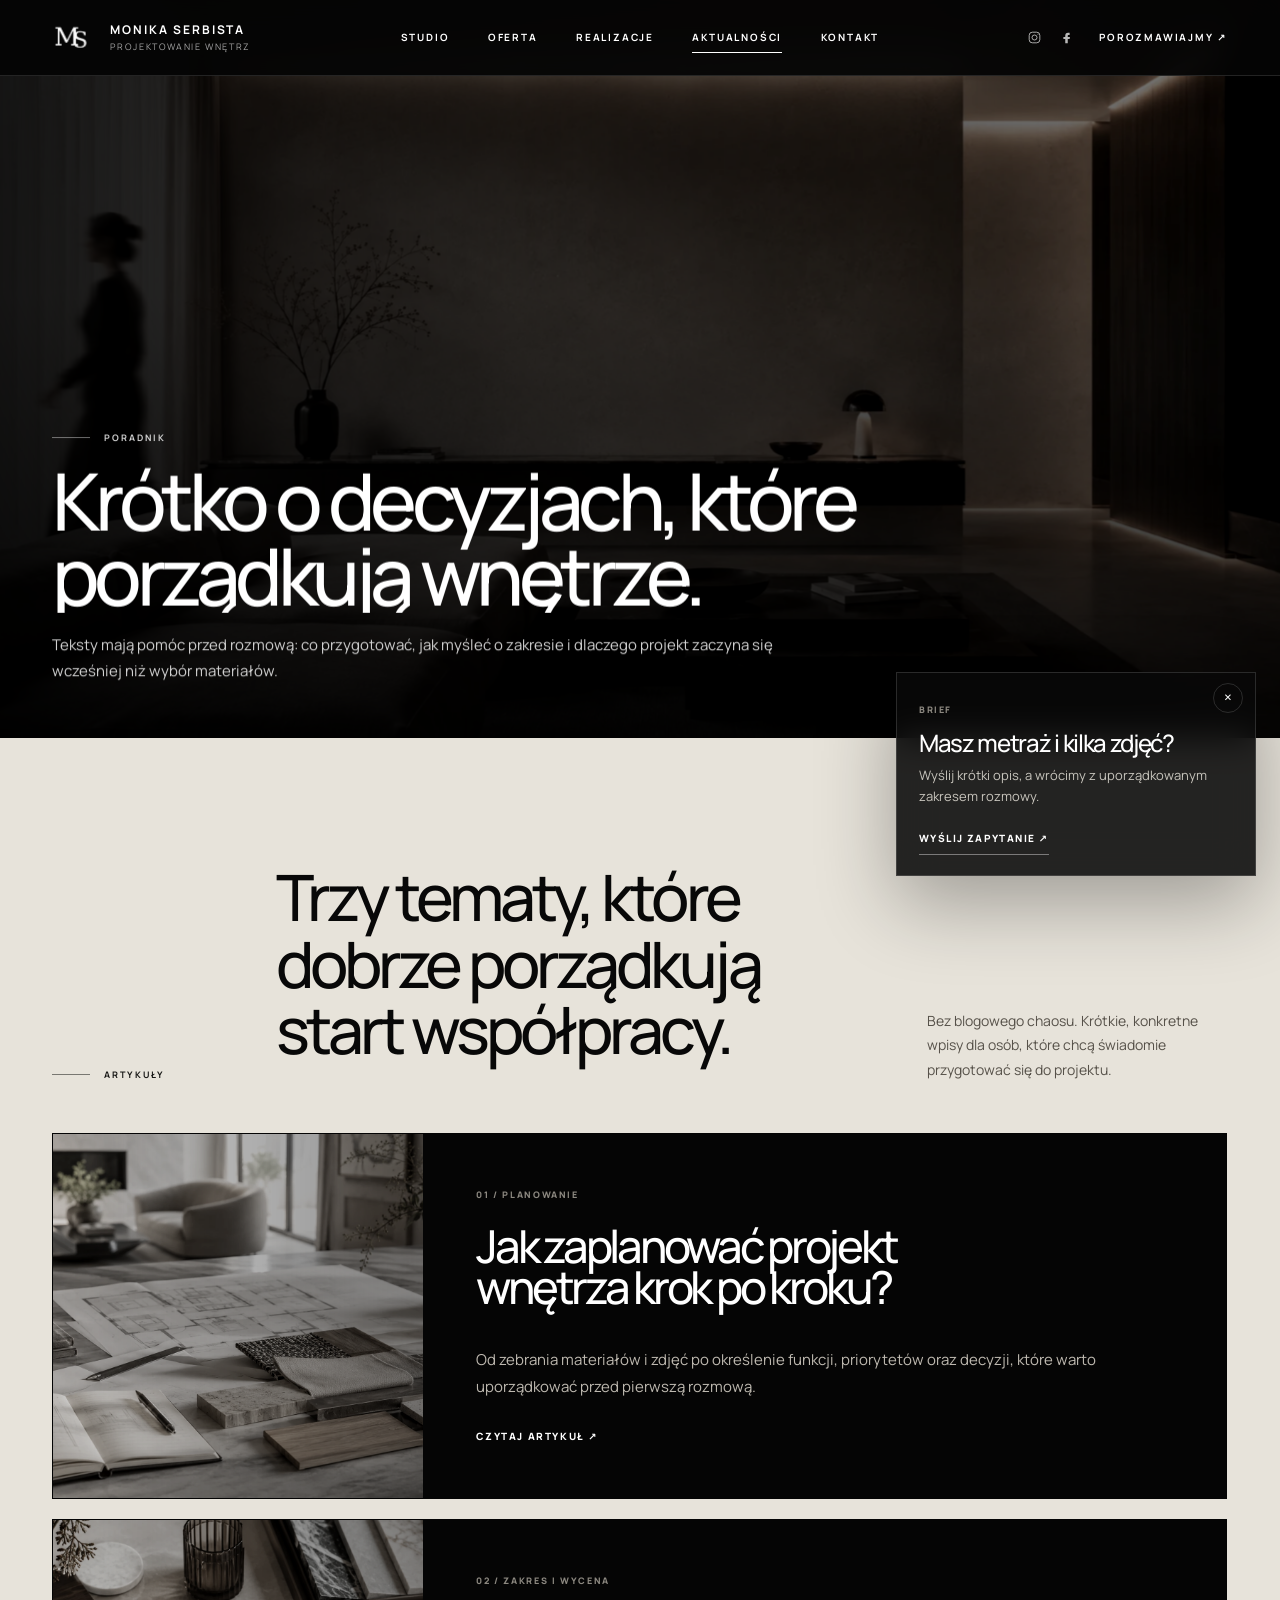
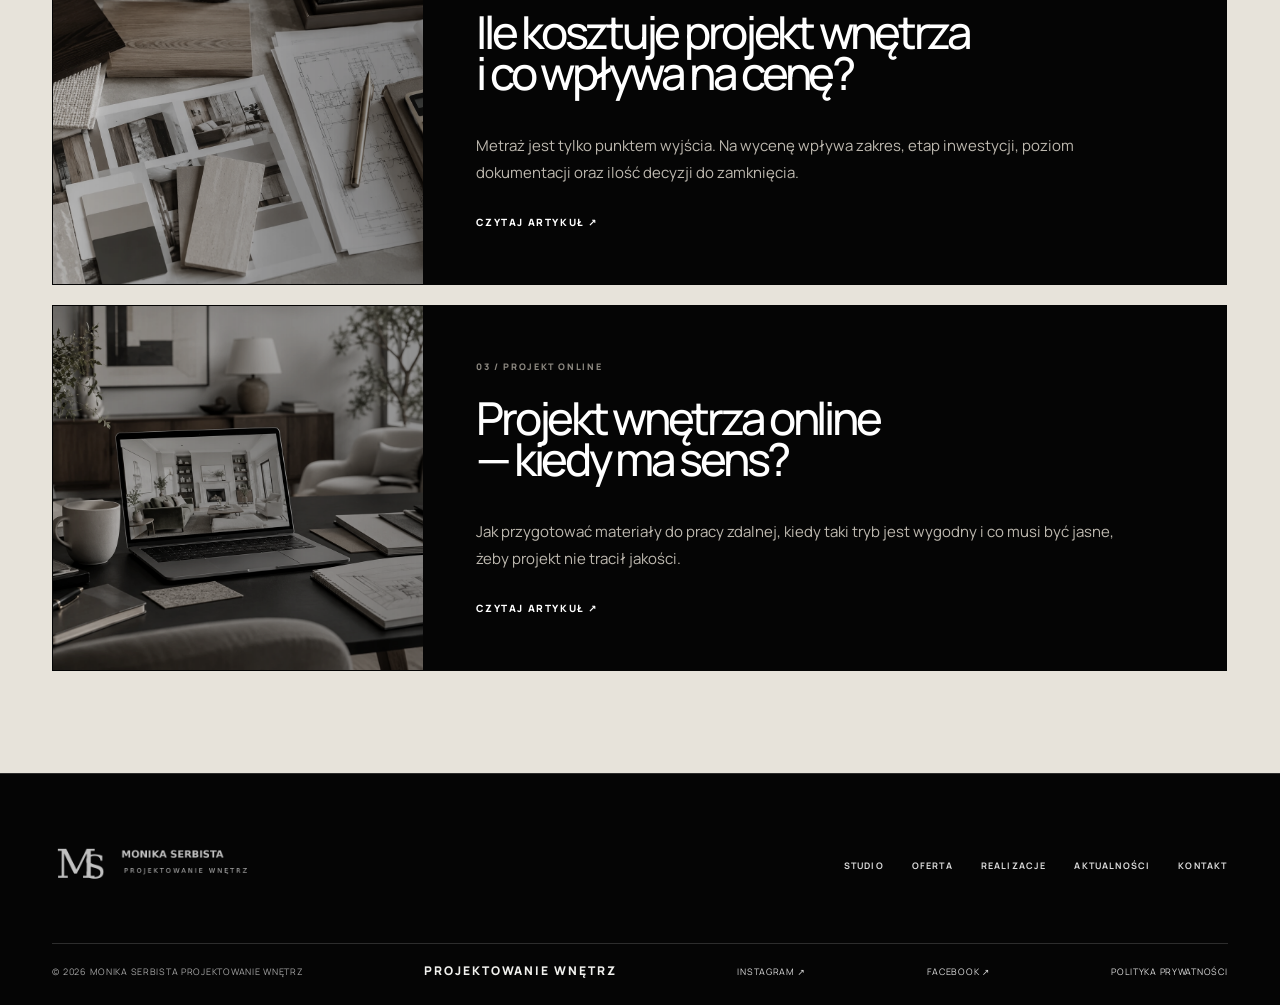
<file: aktualnosci.html>
<!doctype html>
<html lang="pl">
<head>
  <meta charset="utf-8">
  <meta name="viewport" content="width=device-width, initial-scale=1, viewport-fit=cover">
  <meta name="theme-color" content="#050505">
  <title>Aktualności i poradnik wnętrzarski | Monika Serbista</title>
  <meta name="description" content="Poradnik o projektowaniu wnętrz w Ciechanowie, Warszawie i okolicach: planowanie współpracy, koszt projektu i przygotowanie inwestycji.">
  <link rel="canonical" href="https://jakubskrzypiec.github.io/monnadesign/aktualnosci.html">
  <meta property="og:type" content="website">
  <meta property="og:locale" content="pl_PL">
  <meta property="og:title" content="Aktualności i poradnik wnętrzarski | Monika Serbista">
  <meta property="og:description" content="Poradnik o projektowaniu wnętrz w Ciechanowie, Warszawie i okolicach: planowanie współpracy, koszt projektu i przygotowanie inwestycji.">
  <meta property="og:image" content="https://jakubskrzypiec.github.io/monnadesign/detail-03.jpg">
  <meta name="twitter:card" content="summary_large_image">
  <link rel="icon" type="image/png" href="favicon.png">
  <link rel="preconnect" href="https://fonts.googleapis.com">
  <link rel="preconnect" href="https://fonts.gstatic.com" crossorigin>
  <link href="https://fonts.googleapis.com/css2?family=Manrope:wght@400;500;600;700&family=Newsreader:opsz,wght@6..72,400;6..72,500&display=swap" rel="stylesheet">
  <link rel="stylesheet" href="style.css?v=70.0.0">
  <link rel="stylesheet" href="fix-v33.css?v=70.0.0">
  <link rel="stylesheet" href="pages.css?v=70.0.0">
</head>
<body class="subpage page-aktualnosci page-v33 page-v34 page-v35 page-v36 page-v39 page-v40 page-v58 page-v60 page-v61 page-v62 page-v63 page-v64 page-v66 page-v67 page-v68 page-v69" data-page="aktualnosci">
  <a class="skip-link" href="#main">Przejdź do treści</a>
  <header class="site-header site-header--solid" data-header>
    <a class="brand" href="index.html" aria-label="Monika Serbista Projektowanie Wnętrz — strona główna">
      <img src="monogram-white.png" alt="" class="brand__mark">
      <span class="brand__copy"><strong>MONIKA SERBISTA</strong><small>PROJEKTOWANIE WNĘTRZ</small></span>
    </a>
    <nav class="desktop-nav" aria-label="Główna nawigacja"><a href="index.html">Studio</a><a href="oferta.html">Oferta</a><a href="realizacje.html">Realizacje</a><a href="aktualnosci.html" class="is-active">Aktualności</a><a href="kontakt.html">Kontakt</a></nav>
    <div class="header-actions">
      <div class="header-socials" aria-label="Social media">
        <a href="https://www.instagram.com/monika.serbista.projektowanie" target="_blank" rel="noopener" aria-label="Instagram Monika Serbista Projektowanie Wnętrz"><svg viewBox="0 0 24 24" aria-hidden="true"><rect x="3.5" y="3.5" width="17" height="17" rx="5"></rect><circle cx="12" cy="12" r="4"></circle><circle cx="17.5" cy="6.7" r=".8" class="fill"></circle></svg></a>
        <a href="https://www.facebook.com/MonikaSerbistaProjektowanieWnetrz" target="_blank" rel="noopener" aria-label="Facebook Monika Serbista Projektowanie Wnętrz"><svg viewBox="0 0 24 24" aria-hidden="true"><path d="M14.5 8H17V4.5h-2.5C11.4 4.5 10 6.4 10 9v2H7v3.5h3V21h4v-6.5h3L17.5 11H14V9.3c0-.9.3-1.3.5-1.3Z"></path></svg></a>
      </div>
      <a class="header-cta" href="kontakt.html">Porozmawiajmy <span aria-hidden="true">↗</span></a>
    </div>
    <button class="menu-toggle" type="button" aria-expanded="false" aria-controls="mobile-menu" aria-label="Otwórz menu"><span></span><span></span></button>
  </header>
  <div class="mobile-menu" id="mobile-menu" hidden>
    <nav aria-label="Menu mobilne"><a href="index.html">Studio</a><a href="oferta.html">Oferta</a><a href="realizacje.html">Realizacje</a><a href="aktualnosci.html" class="is-active"><span>04</span>Aktualności</a><a href="kontakt.html">Kontakt</a></nav>
    <div class="mobile-menu__foot">
      <div class="mobile-socials"><a href="https://www.instagram.com/monika.serbista.projektowanie" target="_blank" rel="noopener">Instagram ↗</a><a href="https://www.facebook.com/MonikaSerbistaProjektowanieWnetrz" target="_blank" rel="noopener">Facebook ↗</a></div>
      <a href="tel:+48516092967">+48 516 092 967</a>
      <a href="mailto:serbistamonika@gmail.com">serbistamonika@gmail.com</a>
    </div>
  </div>

  <main id="main">
    <section class="v33-subhero v33-subhero--news hero-unified-v60">
      <img src="editorial-motion-01.webp" alt="Rozmyta sylwetka w spokojnym wnętrzu" fetchpriority="high">
      <div class="v33-subhero__shade"></div>
      <div class="v33-subhero__content reveal">
        <p class="page-kicker">Poradnik</p>
        <h1>Krótko o decyzjach, które porządkują wnętrze.</h1>
        <p>Teksty mają pomóc przed rozmową: co przygotować, jak myśleć o zakresie i dlaczego projekt zaczyna się wcześniej niż wybór materiałów.</p>
      </div>
    </section>

    <section class="v33-news surface-concrete">
      <div class="v33-news__head reveal">
        <p class="page-kicker dark">Artykuły</p>
        <h2>Trzy tematy, które dobrze porządkują start współpracy.</h2>
        <p>Bez blogowego chaosu. Krótkie, konkretne wpisy dla osób, które chcą świadomie przygotować się do projektu.</p>
      </div>

      <div class="v33-news__list">
        <a class="v33-news-card reveal" href="jak-zaplanowac-projekt-wnetrza.html">
          <figure><img src="article-planowanie-wnetrza-01.webp" alt="Materiały i notatki przygotowane do projektu wnętrza" loading="lazy"></figure>
          <div class="v33-news-card__copy">
            <small>01 / Planowanie</small>
            <h3>Jak zaplanować projekt wnętrza krok po kroku?</h3>
            <p>Od zebrania materiałów i zdjęć po określenie funkcji, priorytetów oraz decyzji, które warto uporządkować przed pierwszą rozmową.</p>
            <span>Czytaj artykuł ↗</span>
          </div>
        </a>

        <a class="v33-news-card reveal" href="ile-kosztuje-projekt-wnetrza.html">
          <figure><img src="article-koszt-projektu-01.webp" alt="Próbki materiałów i detale wpływające na zakres projektu" loading="lazy"></figure>
          <div class="v33-news-card__copy">
            <small>02 / Zakres i wycena</small>
            <h3>Ile kosztuje projekt wnętrza i co wpływa na cenę?</h3>
            <p>Metraż jest tylko punktem wyjścia. Na wycenę wpływa zakres, etap inwestycji, poziom dokumentacji oraz ilość decyzji do zamknięcia.</p>
            <span>Czytaj artykuł ↗</span>
          </div>
        </a>

        <a class="v33-news-card reveal" href="projekt-wnetrza-online.html">
          <figure><img src="article-projekt-online-01.webp" alt="Strefa pracy przy projekcie wnętrza online" loading="lazy"></figure>
          <div class="v33-news-card__copy">
            <small>03 / Projekt online</small>
            <h3>Projekt wnętrza online — kiedy ma sens?</h3>
            <p>Jak przygotować materiały do pracy zdalnej, kiedy taki tryb jest wygodny i co musi być jasne, żeby projekt nie tracił jakości.</p>
            <span>Czytaj artykuł ↗</span>
          </div>
        </a>
      </div>
    </section>
  </main>

  <footer class="site-footer">
    <div class="site-footer__top">
      <img src="logo-white-footer-v67.png" alt="Monika Serbista — projektowanie wnętrz" class="site-footer__logo">
      <div class="site-footer__nav"><a href="index.html">Studio</a><a href="oferta.html">Oferta</a><a href="realizacje.html">Realizacje</a><a href="aktualnosci.html">Aktualności</a><a href="kontakt.html">Kontakt</a></div>
    </div>
    <div class="site-footer__meta">
      <span>© <span data-year></span> Monika Serbista Projektowanie Wnętrz</span><span>Projektowanie wnętrz</span>
      <a href="https://www.instagram.com/monika.serbista.projektowanie" target="_blank" rel="noopener">Instagram ↗</a>
      <a href="https://www.facebook.com/MonikaSerbistaProjektowanieWnetrz" target="_blank" rel="noopener">Facebook ↗</a>
      <a href="https://kupgotowyprojekt.pl/polityka-prywatnosci/" target="_blank" rel="noopener">Polityka prywatności</a>
    </div>
  </footer>
  <script src="pages.js?v=70.0.0" defer></script>
</body>
</html>
</file>
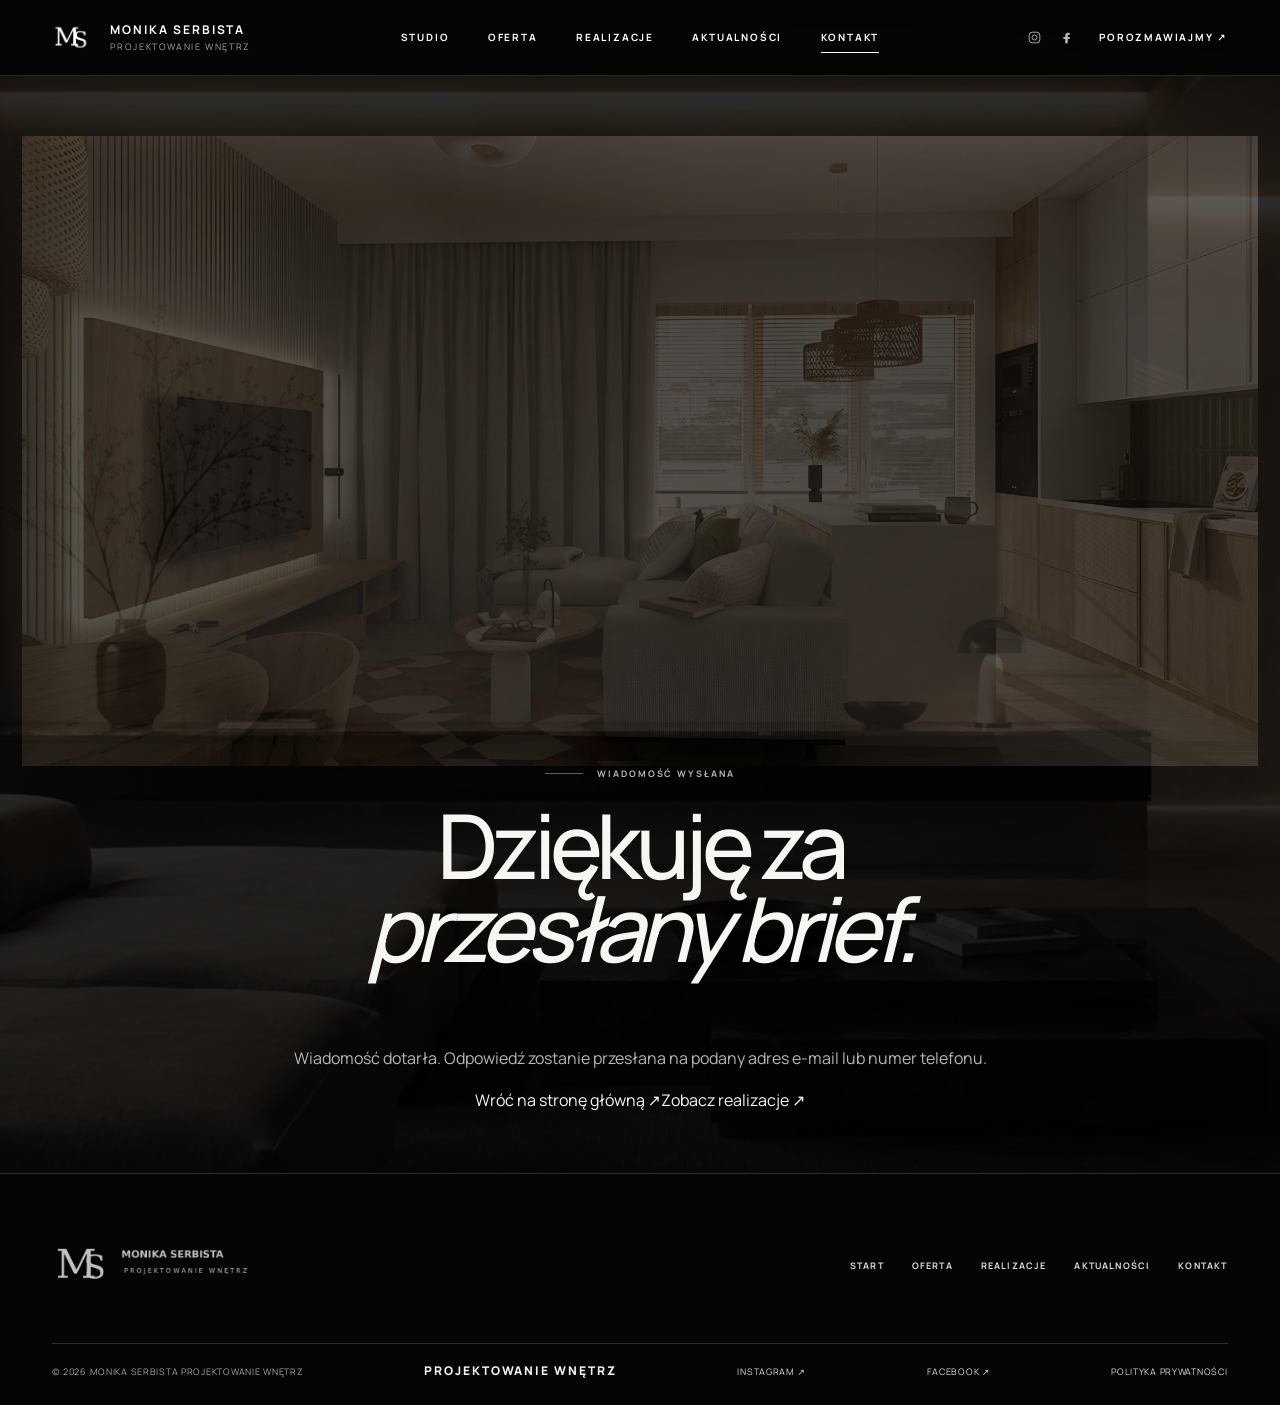
<file: dziekujemy.html>
<!doctype html>
<html lang="pl">
<head>
  <meta charset="utf-8">
  <meta name="viewport" content="width=device-width, initial-scale=1, viewport-fit=cover">
  <meta name="theme-color" content="#050505">
  <title>Dziękujemy za wiadomość | Monika Serbista</title>
  <meta name="description" content="Potwierdzenie wysłania formularza kontaktowego.">
  <link rel="canonical" href="https://jakubskrzypiec.github.io/monnadesign/dziekujemy.html">
  <meta property="og:type" content="website">
  <meta property="og:locale" content="pl_PL">
  <meta property="og:title" content="Dziękujemy za wiadomość | Monika Serbista">
  <meta property="og:description" content="Potwierdzenie wysłania formularza kontaktowego.">
  <meta property="og:url" content="https://jakubskrzypiec.github.io/monnadesign/dziekujemy.html">
  <meta property="og:image" content="https://jakubskrzypiec.github.io/monnadesign/realizacja-salon-jasny-01.webp">
  <meta name="twitter:card" content="summary_large_image">
  <link rel="icon" type="image/png" href="favicon.png">
  <link rel="preconnect" href="https://fonts.googleapis.com">
  <link rel="preconnect" href="https://fonts.gstatic.com" crossorigin>
  <link href="https://fonts.googleapis.com/css2?family=Manrope:wght@400;500;600;700&family=Newsreader:opsz,wght@6..72,400;6..72,500&display=swap" rel="stylesheet">
  <link rel="stylesheet" href="style.css?v=70.0.0">
  <link rel="stylesheet" href="pages.css?v=70.0.0">
  
</head>
<body class="subpage page-v32 page-v35 page-v36 page-v39 page-v40 page-v58 page-v60 page-v61 page-v62 page-v63 page-v64 page-v66 page-v67 page-v68 page-v69" data-page="kontakt">
  <a class="skip-link" href="#main">Przejdź do treści</a>
  <header class="site-header site-header--solid" data-header>
    <a class="brand" href="index.html" aria-label="Monika Serbista Projektowanie Wnętrz — strona główna">
      <img src="monogram-white.png" alt="" class="brand__mark">
      <span class="brand__copy"><strong>MONIKA SERBISTA</strong><small>PROJEKTOWANIE WNĘTRZ</small></span>
    </a>
    <nav class="desktop-nav" aria-label="Główna nawigacja"><a href="index.html">Studio</a><a href="oferta.html">Oferta</a><a href="realizacje.html">Realizacje</a><a href="aktualnosci.html">Aktualności</a><a href="kontakt.html" class="is-active">Kontakt</a></nav>
    <div class="header-actions">
      <div class="header-socials" aria-label="Social media">
        <a href="https://www.instagram.com/monika.serbista.projektowanie" target="_blank" rel="noopener" aria-label="Instagram Moniki Serbisty">
          <svg viewBox="0 0 24 24" aria-hidden="true"><rect x="3.5" y="3.5" width="17" height="17" rx="5"></rect><circle cx="12" cy="12" r="4"></circle><circle cx="17.5" cy="6.7" r=".8" class="fill"></circle></svg>
        </a>
        <a href="https://www.facebook.com/MonikaSerbistaProjektowanieWnetrz" target="_blank" rel="noopener" aria-label="Facebook Moniki Serbisty">
          <svg viewBox="0 0 24 24" aria-hidden="true"><path d="M14.5 8H17V4.5h-2.5C11.4 4.5 10 6.4 10 9v2H7v3.5h3V21h4v-6.5h3L17.5 11H14V9.3c0-.9.3-1.3.5-1.3Z"></path></svg>
        </a>
      </div>
      <a class="header-cta" href="kontakt.html">Porozmawiajmy <span aria-hidden="true">↗</span></a>
    </div>
    <button class="menu-toggle" type="button" aria-expanded="false" aria-controls="mobile-menu" aria-label="Otwórz menu"><span></span><span></span></button>
  </header>
  <div class="mobile-menu" id="mobile-menu" hidden>
    <nav aria-label="Menu mobilne"><a href="index.html">Studio</a><a href="oferta.html">Oferta</a><a href="realizacje.html">Realizacje</a><a href="aktualnosci.html">Aktualności</a><a href="kontakt.html" class="is-active"><span>05</span>Kontakt</a></nav>
    <div class="mobile-menu__foot">
      <div class="mobile-socials"><a href="https://www.instagram.com/monika.serbista.projektowanie" target="_blank" rel="noopener">Instagram ↗</a><a href="https://www.facebook.com/MonikaSerbistaProjektowanieWnetrz" target="_blank" rel="noopener">Facebook ↗</a></div>
      <a href="tel:+48516092967">+48 516 092 967</a>
      <a href="mailto:serbistamonika@gmail.com">serbistamonika@gmail.com</a>
    </div>
  </div>

  <main id="main">
    <section class="thanks-page">
      <img src="realizacja-salon-jasny-01.webp" alt="" aria-hidden="true">
      <div class="thanks-page__shade"></div>
      <div class="thanks-page__content">
        <p class="page-kicker">Wiadomość wysłana</p>
        <h1>Dziękuję za<br><em>przesłany brief.</em></h1>
        <p>Wiadomość dotarła. Odpowiedź zostanie przesłana na podany adres e-mail lub numer telefonu.</p>
        <div><a href="index.html">Wróć na stronę główną <span>↗</span></a><a href="realizacje.html">Zobacz realizacje <span>↗</span></a></div>
      </div>
    </section>
  </main>

  <footer class="site-footer">
    <div class="site-footer__top">
      <img src="logo-white-footer-v67.png" alt="Monika Serbista — projektowanie wnętrz" class="site-footer__logo">
      <div class="site-footer__nav">
        <a href="index.html">Start</a><a href="oferta.html">Oferta</a><a href="realizacje.html">Realizacje</a><a href="aktualnosci.html">Aktualności</a><a href="kontakt.html">Kontakt</a>
      </div>
    </div>
    <div class="site-footer__meta">
      <span>© <span data-year></span> Monika Serbista Projektowanie Wnętrz</span><span>Projektowanie wnętrz</span>
      <a href="https://www.instagram.com/monika.serbista.projektowanie" target="_blank" rel="noopener">Instagram ↗</a>
      <a href="https://www.facebook.com/MonikaSerbistaProjektowanieWnetrz" target="_blank" rel="noopener">Facebook ↗</a>
      <a href="https://kupgotowyprojekt.pl/polityka-prywatnosci/" target="_blank" rel="noopener">Polityka prywatności</a>
    </div>
  </footer>
  <script src="script.js?v=70.0.0" defer></script>
  <script src="pages.js?v=70.0.0" defer></script>
</body>
</html>
</file>
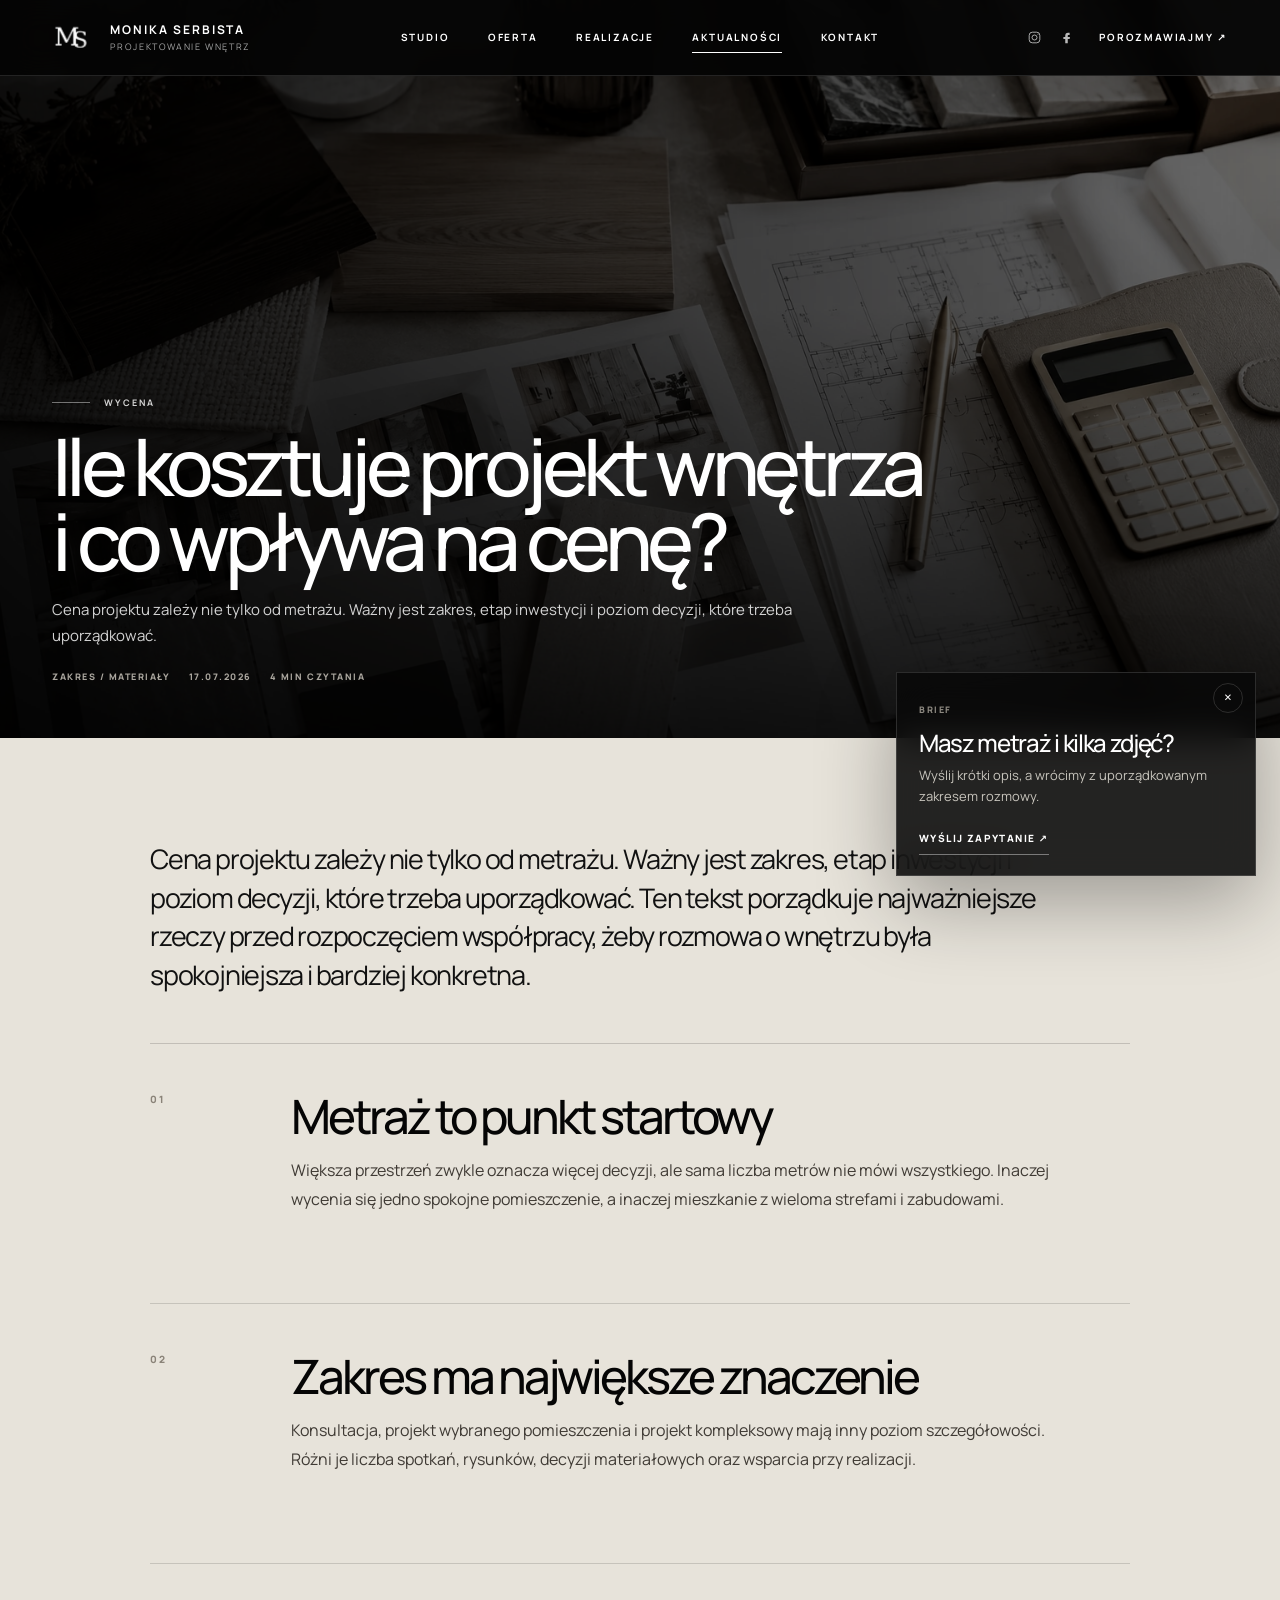
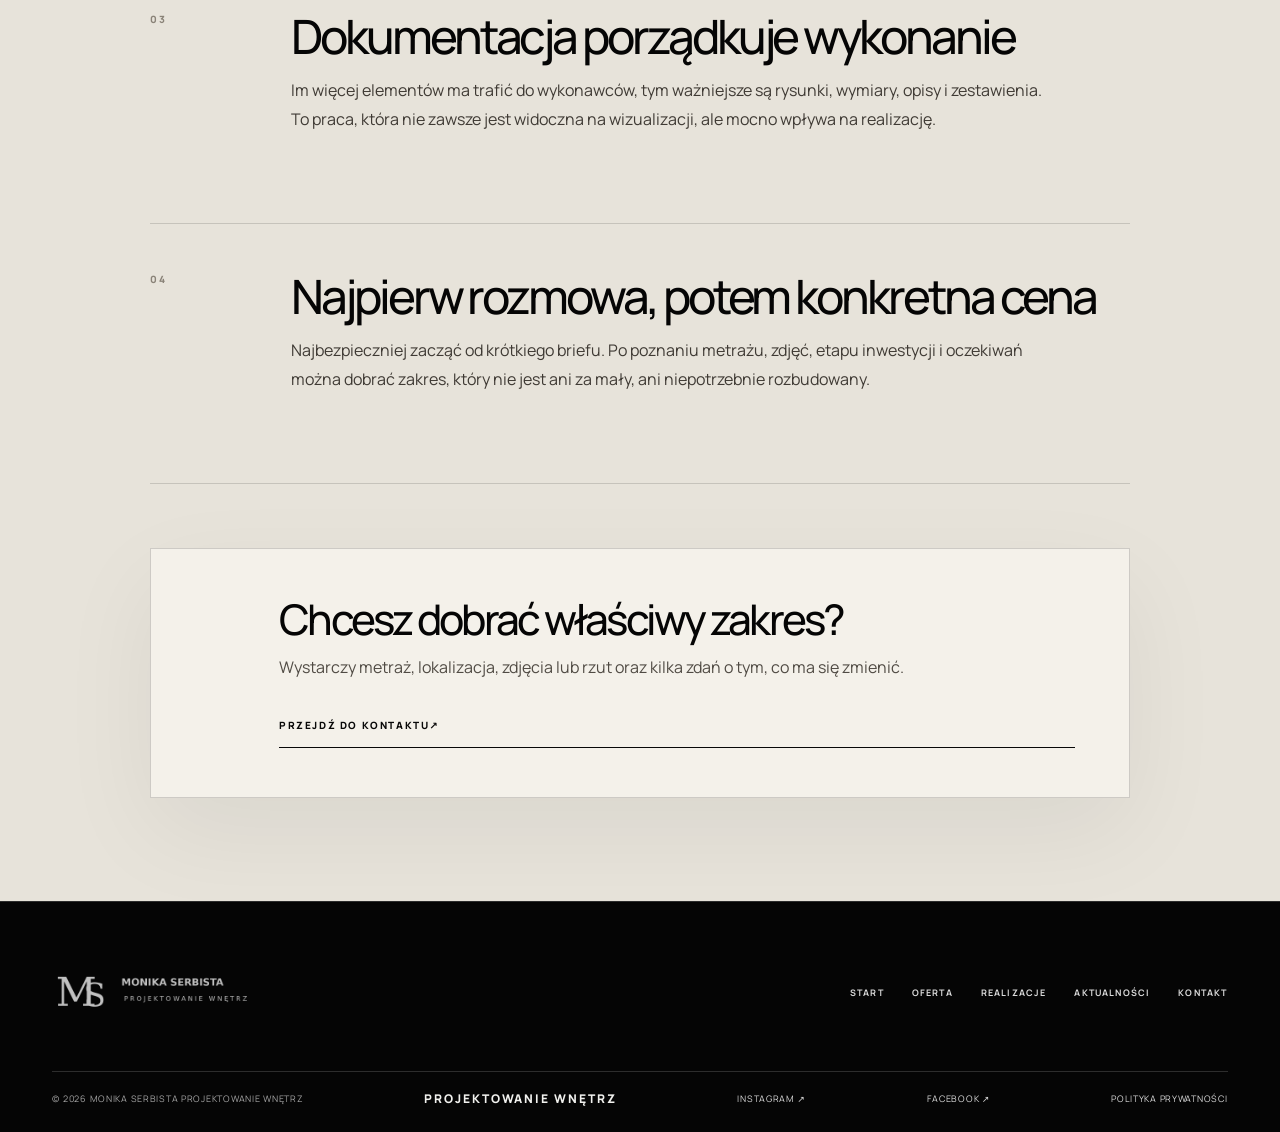
<file: ile-kosztuje-projekt-wnetrza.html>
<!doctype html>
<html lang="pl">
<head>
  <meta charset="utf-8">
  <meta name="viewport" content="width=device-width, initial-scale=1, viewport-fit=cover">
  <meta name="theme-color" content="#050505">
  <title>Ile kosztuje projekt wnętrza i co wpływa na wycenę? | Monika Serbista</title>
  <meta name="description" content="Wyjaśnienie czynników wpływających na koszt projektu wnętrza: metraż, zakres, stan inwestycji, dokumentacja, meble na wymiar i wsparcie.">
  <link rel="canonical" href="https://jakubskrzypiec.github.io/monnadesign/ile-kosztuje-projekt-wnetrza.html">
  <meta property="og:type" content="website">
  <meta property="og:locale" content="pl_PL">
  <meta property="og:title" content="Ile kosztuje projekt wnętrza i co wpływa na wycenę? | Monika Serbista">
  <meta property="og:description" content="Wyjaśnienie czynników wpływających na koszt projektu wnętrza: metraż, zakres, stan inwestycji, dokumentacja, meble na wymiar i wsparcie.">
  <meta property="og:url" content="https://jakubskrzypiec.github.io/monnadesign/ile-kosztuje-projekt-wnetrza.html">
  <meta property="og:image" content="https://jakubskrzypiec.github.io/monnadesign/article-koszt-projektu-01.webp">
  <meta name="twitter:card" content="summary_large_image">
  <link rel="icon" type="image/png" href="favicon.png">
  <link rel="preconnect" href="https://fonts.googleapis.com">
  <link rel="preconnect" href="https://fonts.gstatic.com" crossorigin>
  <link href="https://fonts.googleapis.com/css2?family=Manrope:wght@400;500;600;700&family=Newsreader:opsz,wght@6..72,400;6..72,500&display=swap" rel="stylesheet">
  <link rel="stylesheet" href="style.css?v=70.0.0">
  <link rel="stylesheet" href="fix-v33.css?v=70.0.0">
  <link rel="stylesheet" href="pages.css?v=70.0.0">
  <script type="application/ld+json">{"@context": "https://schema.org", "@type": "Article", "headline": "Ile kosztuje projekt wnętrza i co wpływa na wycenę?", "description": "Wyjaśnienie czynników wpływających na koszt projektu wnętrza: metraż, zakres, stan inwestycji, dokumentacja, meble na wymiar i wsparcie.", "image": ["https://jakubskrzypiec.github.io/monnadesign/article-koszt-projektu-01.webp"], "datePublished": "2026-07-17", "dateModified": "2026-07-17", "author": {"@type": "Person", "name": "Monika Serbista"}, "publisher": {"@type": "Organization", "name": "Monika Serbista Projektowanie Wnętrz", "logo": {"@type": "ImageObject", "url": "https://jakubskrzypiec.github.io/monnadesign/logo-white.png"}}, "mainEntityOfPage": "https://jakubskrzypiec.github.io/monnadesign/ile-kosztuje-projekt-wnetrza.html"}</script><script type="application/ld+json">{"@context": "https://schema.org", "@type": "BreadcrumbList", "itemListElement": [{"@type": "ListItem", "position": 1, "name": "Start", "item": "https://jakubskrzypiec.github.io/monnadesign/"}, {"@type": "ListItem", "position": 2, "name": "Aktualności", "item": "https://jakubskrzypiec.github.io/monnadesign/aktualnosci.html"}, {"@type": "ListItem", "position": 3, "name": "Ile kosztuje projekt wnętrza i co wpływa na wycenę?", "item": "https://jakubskrzypiec.github.io/monnadesign/ile-kosztuje-projekt-wnetrza.html"}]}</script>
</head>
<body class="subpage page-article page-v33 page-v34 page-v35 page-v36 page-v39 page-v40 page-v58 page-v60 page-v61 page-v62 page-v63 page-v64 page-v66 page-v67 page-v68 page-v69" data-page="aktualnosci">
  <a class="skip-link" href="#main">Przejdź do treści</a>
  <header class="site-header site-header--solid" data-header>
    <a class="brand" href="index.html" aria-label="Monika Serbista Projektowanie Wnętrz — strona główna">
      <img src="monogram-white.png" alt="" class="brand__mark">
      <span class="brand__copy"><strong>MONIKA SERBISTA</strong><small>PROJEKTOWANIE WNĘTRZ</small></span>
    </a>
    <nav class="desktop-nav" aria-label="Główna nawigacja"><a href="index.html">Studio</a><a href="oferta.html">Oferta</a><a href="realizacje.html">Realizacje</a><a href="aktualnosci.html" class="is-active">Aktualności</a><a href="kontakt.html">Kontakt</a></nav>
    <div class="header-actions">
      <div class="header-socials" aria-label="Social media">
        <a href="https://www.instagram.com/monika.serbista.projektowanie" target="_blank" rel="noopener" aria-label="Instagram Moniki Serbisty">
          <svg viewBox="0 0 24 24" aria-hidden="true"><rect x="3.5" y="3.5" width="17" height="17" rx="5"></rect><circle cx="12" cy="12" r="4"></circle><circle cx="17.5" cy="6.7" r=".8" class="fill"></circle></svg>
        </a>
        <a href="https://www.facebook.com/MonikaSerbistaProjektowanieWnetrz" target="_blank" rel="noopener" aria-label="Facebook Moniki Serbisty">
          <svg viewBox="0 0 24 24" aria-hidden="true"><path d="M14.5 8H17V4.5h-2.5C11.4 4.5 10 6.4 10 9v2H7v3.5h3V21h4v-6.5h3L17.5 11H14V9.3c0-.9.3-1.3.5-1.3Z"></path></svg>
        </a>
      </div>
      <a class="header-cta" href="kontakt.html">Porozmawiajmy <span aria-hidden="true">↗</span></a>
    </div>
    <button class="menu-toggle" type="button" aria-expanded="false" aria-controls="mobile-menu" aria-label="Otwórz menu"><span></span><span></span></button>
  </header>
  <div class="mobile-menu" id="mobile-menu" hidden>
    <nav aria-label="Menu mobilne"><a href="index.html">Studio</a><a href="oferta.html">Oferta</a><a href="realizacje.html">Realizacje</a><a href="aktualnosci.html" class="is-active"><span>04</span>Aktualności</a><a href="kontakt.html">Kontakt</a></nav>
    <div class="mobile-menu__foot">
      <div class="mobile-socials"><a href="https://www.instagram.com/monika.serbista.projektowanie" target="_blank" rel="noopener">Instagram ↗</a><a href="https://www.facebook.com/MonikaSerbistaProjektowanieWnetrz" target="_blank" rel="noopener">Facebook ↗</a></div>
      <a href="tel:+48516092967">+48 516 092 967</a>
      <a href="mailto:serbistamonika@gmail.com">serbistamonika@gmail.com</a>
    </div>
  </div>

  <main id="main">
    <article class="v33-article">
      <header class="v33-article-hero hero-unified-v60">
        <img src="article-koszt-projektu-01.webp" alt="Ile kosztuje projekt wnętrza i co wpływa na cenę?" fetchpriority="high">
        <div class="v33-article-hero__shade"></div>
        <div class="v33-article-hero__content reveal">
          <p class="page-kicker">Wycena</p>
          <h1>Ile kosztuje projekt wnętrza i co wpływa na cenę?</h1>
          <p>Cena projektu zależy nie tylko od metrażu. Ważny jest zakres, etap inwestycji i poziom decyzji, które trzeba uporządkować.</p>
          <div class="v33-article-meta"><span>Zakres / materiały</span><time datetime="17.07.2026">17.07.2026</time><span>4 min czytania</span></div>
        </div>
      </header>

      <div class="v33-article-body surface-concrete">
        <div class="v33-article-lead reveal">
          <p>Cena projektu zależy nie tylko od metrażu. Ważny jest zakres, etap inwestycji i poziom decyzji, które trzeba uporządkować. Ten tekst porządkuje najważniejsze rzeczy przed rozpoczęciem współpracy, żeby rozmowa o wnętrzu była spokojniejsza i bardziej konkretna.</p>
        </div>

        <div class="v33-article-sections">
          <section class="v33-article-section reveal">
            <span>01</span>
            <div>
              <h2>Metraż to punkt startowy</h2>
              <p>Większa przestrzeń zwykle oznacza więcej decyzji, ale sama liczba metrów nie mówi wszystkiego. Inaczej wycenia się jedno spokojne pomieszczenie, a inaczej mieszkanie z wieloma strefami i zabudowami.</p>
            </div>
          </section>
          <section class="v33-article-section reveal">
            <span>02</span>
            <div>
              <h2>Zakres ma największe znaczenie</h2>
              <p>Konsultacja, projekt wybranego pomieszczenia i projekt kompleksowy mają inny poziom szczegółowości. Różni je liczba spotkań, rysunków, decyzji materiałowych oraz wsparcia przy realizacji.</p>
            </div>
          </section>
          <section class="v33-article-section reveal">
            <span>03</span>
            <div>
              <h2>Dokumentacja porządkuje wykonanie</h2>
              <p>Im więcej elementów ma trafić do wykonawców, tym ważniejsze są rysunki, wymiary, opisy i zestawienia. To praca, która nie zawsze jest widoczna na wizualizacji, ale mocno wpływa na realizację.</p>
            </div>
          </section>
          <section class="v33-article-section reveal">
            <span>04</span>
            <div>
              <h2>Najpierw rozmowa, potem konkretna cena</h2>
              <p>Najbezpieczniej zacząć od krótkiego briefu. Po poznaniu metrażu, zdjęć, etapu inwestycji i oczekiwań można dobrać zakres, który nie jest ani za mały, ani niepotrzebnie rozbudowany.</p>
            </div>
          </section>
        </div>

        <aside class="v33-article-callout reveal">
          <strong>Chcesz dobrać właściwy zakres?</strong>
          <p>Wystarczy metraż, lokalizacja, zdjęcia lub rzut oraz kilka zdań o tym, co ma się zmienić.</p>
          <a href="kontakt.html">Przejdź do kontaktu <span>↗</span></a>
        </aside>
      </div>
    </article>
  </main>

  <footer class="site-footer">
    <div class="site-footer__top">
      <img src="logo-white-footer-v67.png" alt="Monika Serbista — projektowanie wnętrz" class="site-footer__logo">
      <div class="site-footer__nav">
        <a href="index.html">Start</a><a href="oferta.html">Oferta</a><a href="realizacje.html">Realizacje</a><a href="aktualnosci.html">Aktualności</a><a href="kontakt.html">Kontakt</a>
      </div>
    </div>
    <div class="site-footer__meta">
      <span>© <span data-year></span> Monika Serbista Projektowanie Wnętrz</span><span>Projektowanie wnętrz</span>
      <a href="https://www.instagram.com/monika.serbista.projektowanie" target="_blank" rel="noopener">Instagram ↗</a>
      <a href="https://www.facebook.com/MonikaSerbistaProjektowanieWnetrz" target="_blank" rel="noopener">Facebook ↗</a>
      <a href="https://kupgotowyprojekt.pl/polityka-prywatnosci/" target="_blank" rel="noopener">Polityka prywatności</a>
    </div>
  </footer>
  <script src="script.js?v=70.0.0" defer></script>
  <script src="pages.js?v=70.0.0" defer></script>
</body>
</html>
</file>
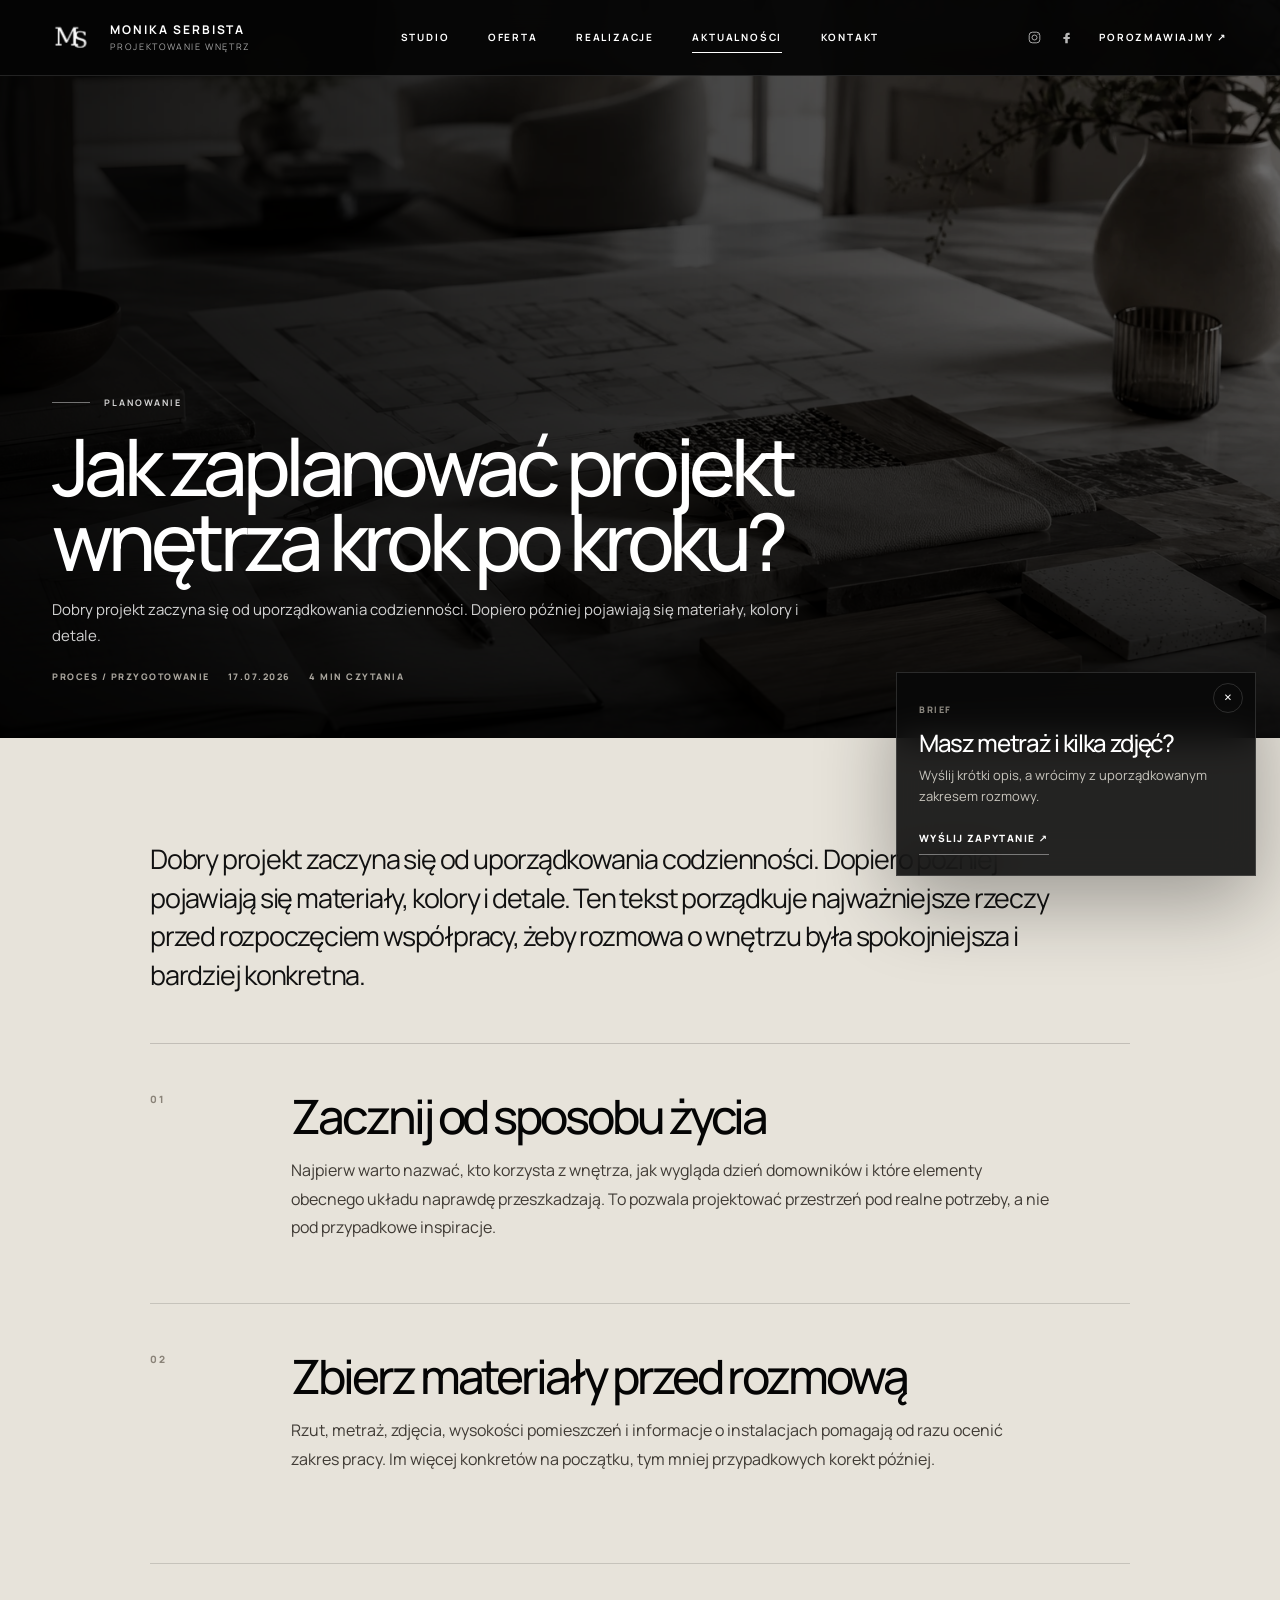
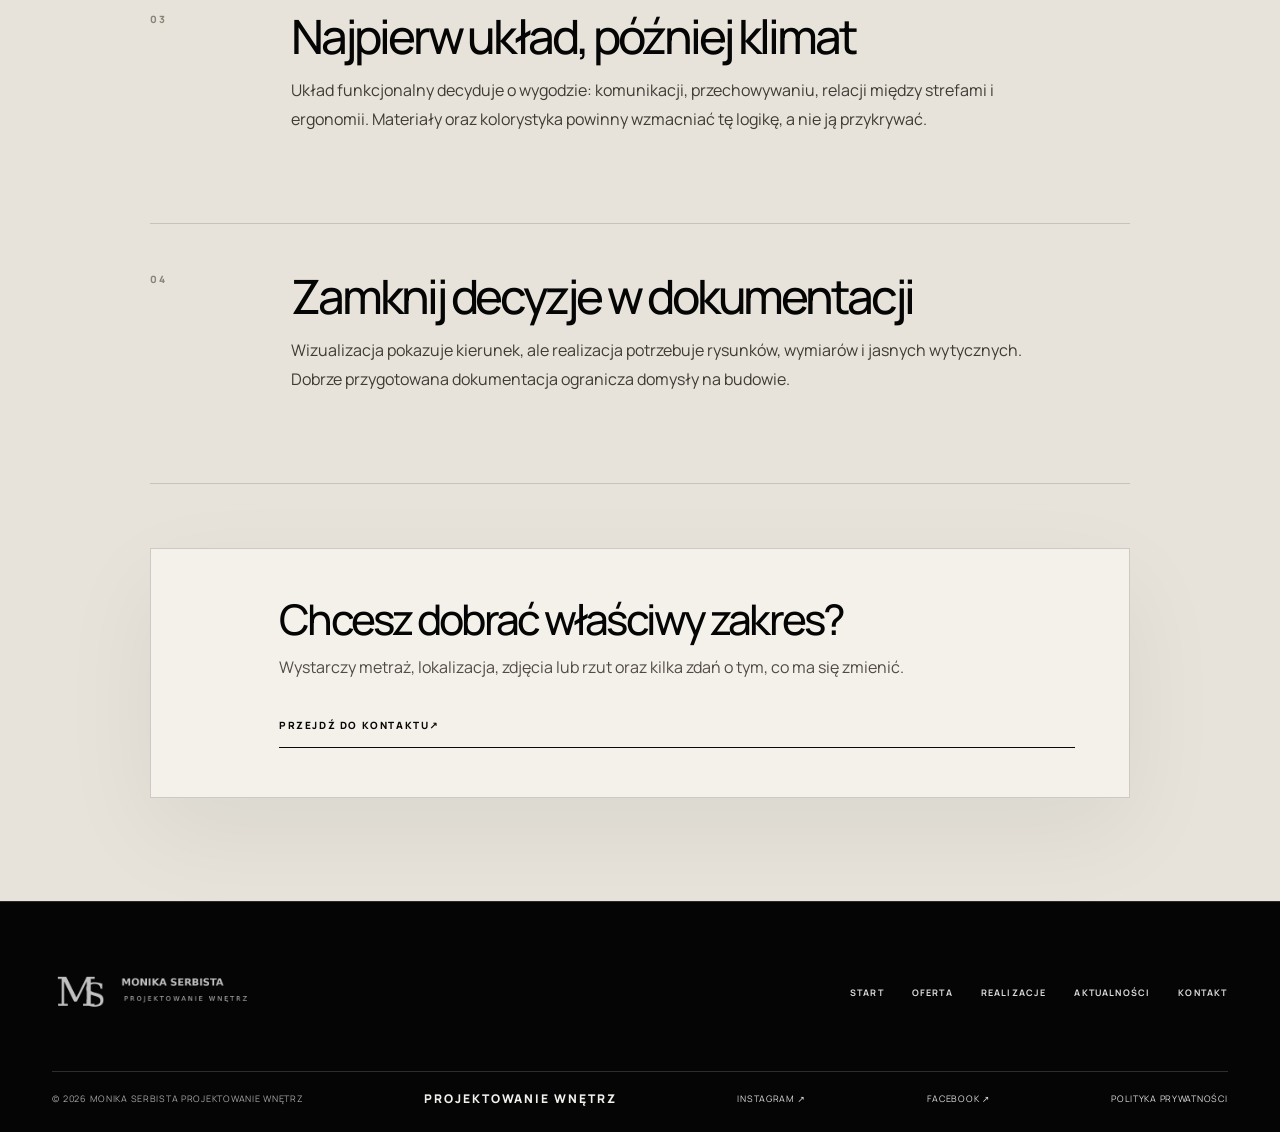
<file: jak-zaplanowac-projekt-wnetrza.html>
<!doctype html>
<html lang="pl">
<head>
  <meta charset="utf-8">
  <meta name="viewport" content="width=device-width, initial-scale=1, viewport-fit=cover">
  <meta name="theme-color" content="#050505">
  <title>Jak zaplanować projekt wnętrza krok po kroku? | Monika Serbista</title>
  <meta name="description" content="Praktyczny przewodnik: potrzeby, pomiary, układ funkcjonalny, materiały, dokumentacja i harmonogram realizacji projektu wnętrza.">
  <link rel="canonical" href="https://jakubskrzypiec.github.io/monnadesign/jak-zaplanowac-projekt-wnetrza.html">
  <meta property="og:type" content="website">
  <meta property="og:locale" content="pl_PL">
  <meta property="og:title" content="Jak zaplanować projekt wnętrza krok po kroku? | Monika Serbista">
  <meta property="og:description" content="Praktyczny przewodnik: potrzeby, pomiary, układ funkcjonalny, materiały, dokumentacja i harmonogram realizacji projektu wnętrza.">
  <meta property="og:url" content="https://jakubskrzypiec.github.io/monnadesign/jak-zaplanowac-projekt-wnetrza.html">
  <meta property="og:image" content="https://jakubskrzypiec.github.io/monnadesign/article-planowanie-wnetrza-01.webp">
  <meta name="twitter:card" content="summary_large_image">
  <link rel="icon" type="image/png" href="favicon.png">
  <link rel="preconnect" href="https://fonts.googleapis.com">
  <link rel="preconnect" href="https://fonts.gstatic.com" crossorigin>
  <link href="https://fonts.googleapis.com/css2?family=Manrope:wght@400;500;600;700&family=Newsreader:opsz,wght@6..72,400;6..72,500&display=swap" rel="stylesheet">
  <link rel="stylesheet" href="style.css?v=70.0.0">
  <link rel="stylesheet" href="fix-v33.css?v=70.0.0">
  <link rel="stylesheet" href="pages.css?v=70.0.0">
  <script type="application/ld+json">{"@context": "https://schema.org", "@type": "Article", "headline": "Jak zaplanować projekt wnętrza krok po kroku?", "description": "Praktyczny przewodnik: potrzeby, pomiary, układ funkcjonalny, materiały, dokumentacja i harmonogram realizacji projektu wnętrza.", "image": ["https://jakubskrzypiec.github.io/monnadesign/article-planowanie-wnetrza-01.webp"], "datePublished": "2026-07-17", "dateModified": "2026-07-17", "author": {"@type": "Person", "name": "Monika Serbista"}, "publisher": {"@type": "Organization", "name": "Monika Serbista Projektowanie Wnętrz", "logo": {"@type": "ImageObject", "url": "https://jakubskrzypiec.github.io/monnadesign/logo-white.png"}}, "mainEntityOfPage": "https://jakubskrzypiec.github.io/monnadesign/jak-zaplanowac-projekt-wnetrza.html"}</script><script type="application/ld+json">{"@context": "https://schema.org", "@type": "BreadcrumbList", "itemListElement": [{"@type": "ListItem", "position": 1, "name": "Start", "item": "https://jakubskrzypiec.github.io/monnadesign/"}, {"@type": "ListItem", "position": 2, "name": "Aktualności", "item": "https://jakubskrzypiec.github.io/monnadesign/aktualnosci.html"}, {"@type": "ListItem", "position": 3, "name": "Jak zaplanować projekt wnętrza krok po kroku?", "item": "https://jakubskrzypiec.github.io/monnadesign/jak-zaplanowac-projekt-wnetrza.html"}]}</script>
</head>
<body class="subpage page-article page-v33 page-v34 page-v35 page-v36 page-v39 page-v40 page-v58 page-v60 page-v61 page-v62 page-v63 page-v64 page-v66 page-v67 page-v68 page-v69" data-page="aktualnosci">
  <a class="skip-link" href="#main">Przejdź do treści</a>
  <header class="site-header site-header--solid" data-header>
    <a class="brand" href="index.html" aria-label="Monika Serbista Projektowanie Wnętrz — strona główna">
      <img src="monogram-white.png" alt="" class="brand__mark">
      <span class="brand__copy"><strong>MONIKA SERBISTA</strong><small>PROJEKTOWANIE WNĘTRZ</small></span>
    </a>
    <nav class="desktop-nav" aria-label="Główna nawigacja"><a href="index.html">Studio</a><a href="oferta.html">Oferta</a><a href="realizacje.html">Realizacje</a><a href="aktualnosci.html" class="is-active">Aktualności</a><a href="kontakt.html">Kontakt</a></nav>
    <div class="header-actions">
      <div class="header-socials" aria-label="Social media">
        <a href="https://www.instagram.com/monika.serbista.projektowanie" target="_blank" rel="noopener" aria-label="Instagram Moniki Serbisty">
          <svg viewBox="0 0 24 24" aria-hidden="true"><rect x="3.5" y="3.5" width="17" height="17" rx="5"></rect><circle cx="12" cy="12" r="4"></circle><circle cx="17.5" cy="6.7" r=".8" class="fill"></circle></svg>
        </a>
        <a href="https://www.facebook.com/MonikaSerbistaProjektowanieWnetrz" target="_blank" rel="noopener" aria-label="Facebook Moniki Serbisty">
          <svg viewBox="0 0 24 24" aria-hidden="true"><path d="M14.5 8H17V4.5h-2.5C11.4 4.5 10 6.4 10 9v2H7v3.5h3V21h4v-6.5h3L17.5 11H14V9.3c0-.9.3-1.3.5-1.3Z"></path></svg>
        </a>
      </div>
      <a class="header-cta" href="kontakt.html">Porozmawiajmy <span aria-hidden="true">↗</span></a>
    </div>
    <button class="menu-toggle" type="button" aria-expanded="false" aria-controls="mobile-menu" aria-label="Otwórz menu"><span></span><span></span></button>
  </header>
  <div class="mobile-menu" id="mobile-menu" hidden>
    <nav aria-label="Menu mobilne"><a href="index.html">Studio</a><a href="oferta.html">Oferta</a><a href="realizacje.html">Realizacje</a><a href="aktualnosci.html" class="is-active"><span>04</span>Aktualności</a><a href="kontakt.html">Kontakt</a></nav>
    <div class="mobile-menu__foot">
      <div class="mobile-socials"><a href="https://www.instagram.com/monika.serbista.projektowanie" target="_blank" rel="noopener">Instagram ↗</a><a href="https://www.facebook.com/MonikaSerbistaProjektowanieWnetrz" target="_blank" rel="noopener">Facebook ↗</a></div>
      <a href="tel:+48516092967">+48 516 092 967</a>
      <a href="mailto:serbistamonika@gmail.com">serbistamonika@gmail.com</a>
    </div>
  </div>

  <main id="main">
    <article class="v33-article">
      <header class="v33-article-hero hero-unified-v60">
        <img src="article-planowanie-wnetrza-01.webp" alt="Jak zaplanować projekt wnętrza krok po kroku?" fetchpriority="high">
        <div class="v33-article-hero__shade"></div>
        <div class="v33-article-hero__content reveal">
          <p class="page-kicker">Planowanie</p>
          <h1>Jak zaplanować projekt wnętrza krok po kroku?</h1>
          <p>Dobry projekt zaczyna się od uporządkowania codzienności. Dopiero później pojawiają się materiały, kolory i detale.</p>
          <div class="v33-article-meta"><span>Proces / przygotowanie</span><time datetime="17.07.2026">17.07.2026</time><span>4 min czytania</span></div>
        </div>
      </header>

      <div class="v33-article-body surface-concrete">
        <div class="v33-article-lead reveal">
          <p>Dobry projekt zaczyna się od uporządkowania codzienności. Dopiero później pojawiają się materiały, kolory i detale. Ten tekst porządkuje najważniejsze rzeczy przed rozpoczęciem współpracy, żeby rozmowa o wnętrzu była spokojniejsza i bardziej konkretna.</p>
        </div>

        <div class="v33-article-sections">
          <section class="v33-article-section reveal">
            <span>01</span>
            <div>
              <h2>Zacznij od sposobu życia</h2>
              <p>Najpierw warto nazwać, kto korzysta z wnętrza, jak wygląda dzień domowników i które elementy obecnego układu naprawdę przeszkadzają. To pozwala projektować przestrzeń pod realne potrzeby, a nie pod przypadkowe inspiracje.</p>
            </div>
          </section>
          <section class="v33-article-section reveal">
            <span>02</span>
            <div>
              <h2>Zbierz materiały przed rozmową</h2>
              <p>Rzut, metraż, zdjęcia, wysokości pomieszczeń i informacje o instalacjach pomagają od razu ocenić zakres pracy. Im więcej konkretów na początku, tym mniej przypadkowych korekt później.</p>
            </div>
          </section>
          <section class="v33-article-section reveal">
            <span>03</span>
            <div>
              <h2>Najpierw układ, później klimat</h2>
              <p>Układ funkcjonalny decyduje o wygodzie: komunikacji, przechowywaniu, relacji między strefami i ergonomii. Materiały oraz kolorystyka powinny wzmacniać tę logikę, a nie ją przykrywać.</p>
            </div>
          </section>
          <section class="v33-article-section reveal">
            <span>04</span>
            <div>
              <h2>Zamknij decyzje w dokumentacji</h2>
              <p>Wizualizacja pokazuje kierunek, ale realizacja potrzebuje rysunków, wymiarów i jasnych wytycznych. Dobrze przygotowana dokumentacja ogranicza domysły na budowie.</p>
            </div>
          </section>
        </div>

        <aside class="v33-article-callout reveal">
          <strong>Chcesz dobrać właściwy zakres?</strong>
          <p>Wystarczy metraż, lokalizacja, zdjęcia lub rzut oraz kilka zdań o tym, co ma się zmienić.</p>
          <a href="kontakt.html">Przejdź do kontaktu <span>↗</span></a>
        </aside>
      </div>
    </article>
  </main>

  <footer class="site-footer">
    <div class="site-footer__top">
      <img src="logo-white-footer-v67.png" alt="Monika Serbista — projektowanie wnętrz" class="site-footer__logo">
      <div class="site-footer__nav">
        <a href="index.html">Start</a><a href="oferta.html">Oferta</a><a href="realizacje.html">Realizacje</a><a href="aktualnosci.html">Aktualności</a><a href="kontakt.html">Kontakt</a>
      </div>
    </div>
    <div class="site-footer__meta">
      <span>© <span data-year></span> Monika Serbista Projektowanie Wnętrz</span><span>Projektowanie wnętrz</span>
      <a href="https://www.instagram.com/monika.serbista.projektowanie" target="_blank" rel="noopener">Instagram ↗</a>
      <a href="https://www.facebook.com/MonikaSerbistaProjektowanieWnetrz" target="_blank" rel="noopener">Facebook ↗</a>
      <a href="https://kupgotowyprojekt.pl/polityka-prywatnosci/" target="_blank" rel="noopener">Polityka prywatności</a>
    </div>
  </footer>
  <script src="script.js?v=70.0.0" defer></script>
  <script src="pages.js?v=70.0.0" defer></script>
</body>
</html>
</file>
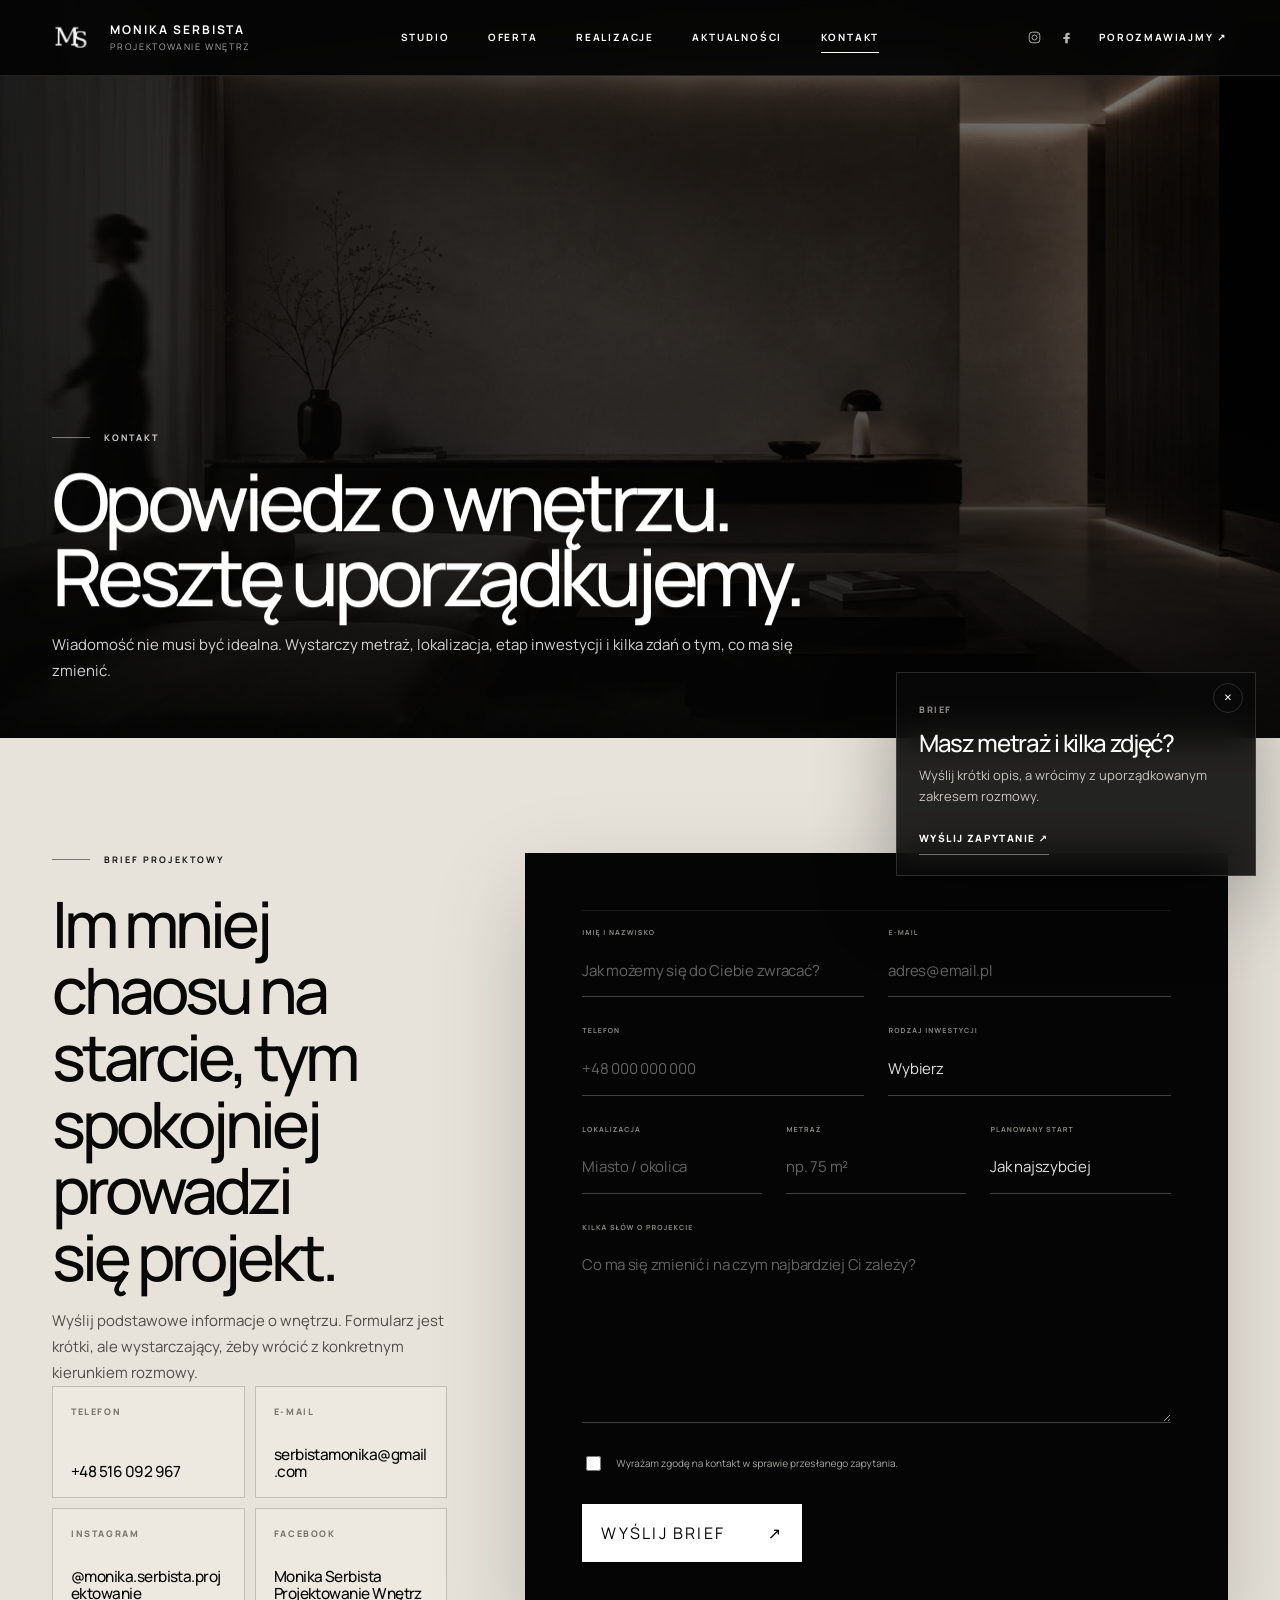
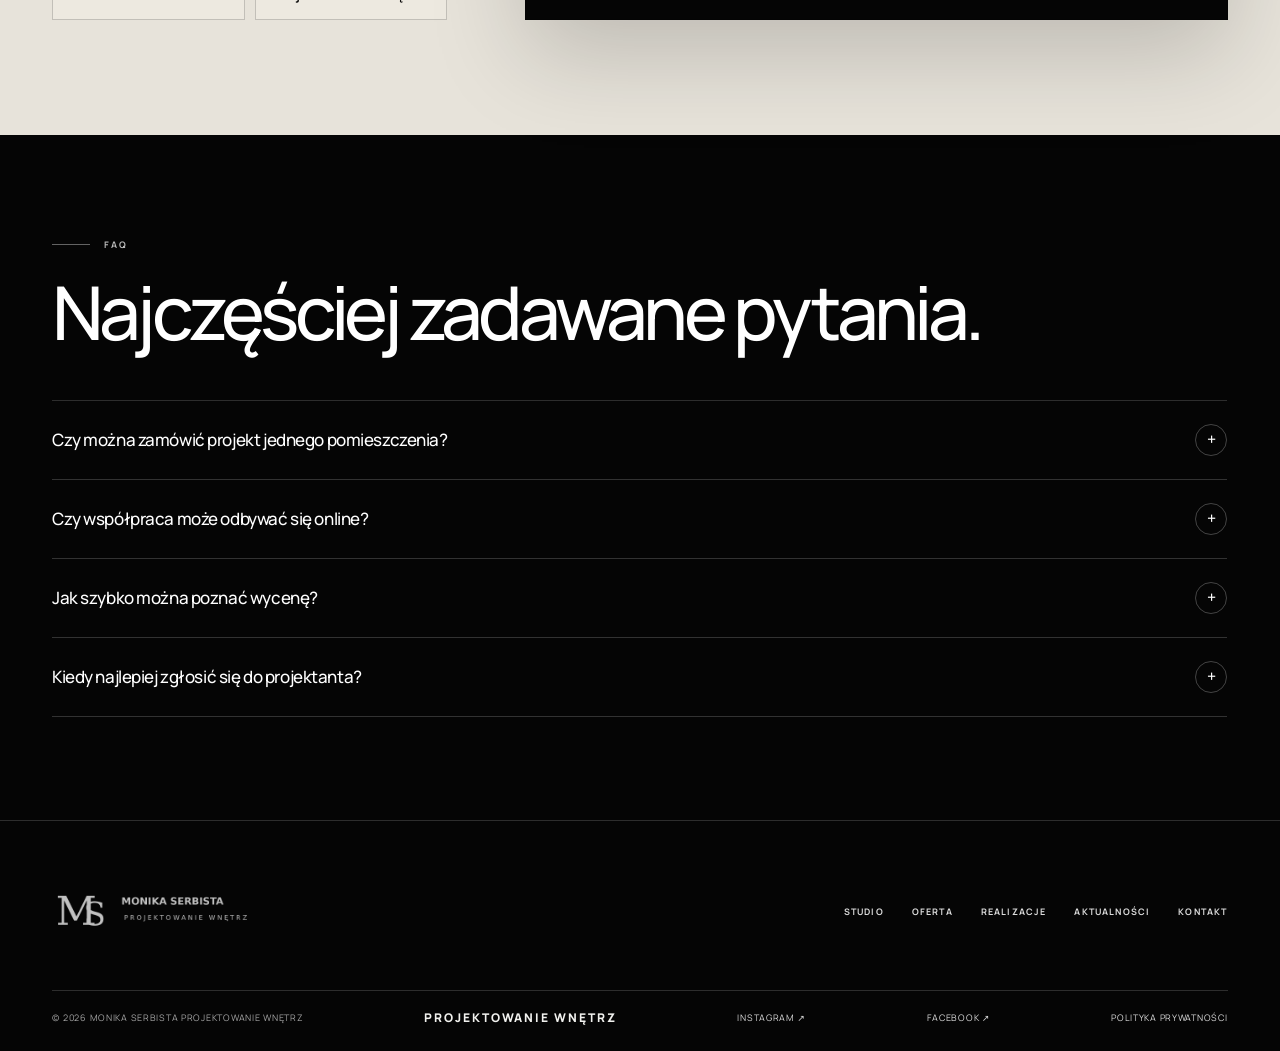
<file: kontakt.html>
<!doctype html>
<html lang="pl">
<head>
  <meta charset="utf-8">
  <meta name="viewport" content="width=device-width, initial-scale=1, viewport-fit=cover">
  <meta name="theme-color" content="#050505">
  <title>Kontakt | Monika Serbista Projektowanie Wnętrz</title>
  <meta name="description" content="Kontakt z Moniką Serbistą: brief projektowy, telefon, e-mail, Instagram, Facebook i najczęściej zadawane pytania przed rozpoczęciem współpracy.">
  <link rel="canonical" href="https://jakubskrzypiec.github.io/monnadesign/kontakt.html">
  <meta property="og:type" content="website">
  <meta property="og:locale" content="pl_PL">
  <meta property="og:title" content="Kontakt | Monika Serbista Projektowanie Wnętrz">
  <meta property="og:description" content="Kontakt z Moniką Serbistą: brief projektowy, telefon, e-mail, Instagram, Facebook i najczęściej zadawane pytania przed rozpoczęciem współpracy.">
  <meta property="og:image" content="https://jakubskrzypiec.github.io/monnadesign/hero-01.jpg">
  <meta name="twitter:card" content="summary_large_image">
  <link rel="icon" type="image/png" href="favicon.png">
  <link rel="preconnect" href="https://fonts.googleapis.com">
  <link rel="preconnect" href="https://fonts.gstatic.com" crossorigin>
  <link href="https://fonts.googleapis.com/css2?family=Manrope:wght@400;500;600;700&family=Newsreader:opsz,wght@6..72,400;6..72,500&display=swap" rel="stylesheet">
  <link rel="stylesheet" href="style.css?v=72.0.0">
  <link rel="stylesheet" href="pages.css?v=81.0.0">
</head>
<body class="subpage page-kontakt page-v32 page-v34 page-v35 page-v36 page-v39 page-v40 page-v58 page-v60 page-v61 page-v62 page-v63 page-v64 page-v66 page-v67 page-v68 page-v69 page-v72 page-v81" data-page="kontakt">
  <a class="skip-link" href="#main">Przejdź do treści</a>
  <header class="site-header site-header--solid" data-header>
    <a class="brand" href="index.html" aria-label="Monika Serbista Projektowanie Wnętrz — strona główna">
      <img src="monogram-white.png" alt="" class="brand__mark">
      <span class="brand__copy"><strong>MONIKA SERBISTA</strong><small>PROJEKTOWANIE WNĘTRZ</small></span>
    </a>
    <nav class="desktop-nav" aria-label="Główna nawigacja"><a href="index.html">Studio</a><a href="oferta.html">Oferta</a><a href="realizacje.html">Realizacje</a><a href="aktualnosci.html">Aktualności</a><a href="kontakt.html" class="is-active">Kontakt</a></nav>
    <div class="header-actions">
      <div class="header-socials" aria-label="Social media">
        <a href="https://www.instagram.com/monika.serbista.projektowanie" target="_blank" rel="noopener" aria-label="Instagram Monika Serbista Projektowanie Wnętrz"><svg viewBox="0 0 24 24" aria-hidden="true"><rect x="3.5" y="3.5" width="17" height="17" rx="5"></rect><circle cx="12" cy="12" r="4"></circle><circle cx="17.5" cy="6.7" r=".8" class="fill"></circle></svg></a>
        <a href="https://www.facebook.com/MonikaSerbistaProjektowanieWnetrz" target="_blank" rel="noopener" aria-label="Facebook Monika Serbista Projektowanie Wnętrz"><svg viewBox="0 0 24 24" aria-hidden="true"><path d="M14.5 8H17V4.5h-2.5C11.4 4.5 10 6.4 10 9v2H7v3.5h3V21h4v-6.5h3L17.5 11H14V9.3c0-.9.3-1.3.5-1.3Z"></path></svg></a>
      </div>
      <a class="header-cta" href="kontakt.html">Porozmawiajmy <span aria-hidden="true">↗</span></a>
    </div>
    <button class="menu-toggle" type="button" aria-expanded="false" aria-controls="mobile-menu" aria-label="Otwórz menu"><span></span><span></span></button>
  </header>
  <div class="mobile-menu" id="mobile-menu" hidden>
    <nav aria-label="Menu mobilne"><a href="index.html">Studio</a><a href="oferta.html">Oferta</a><a href="realizacje.html">Realizacje</a><a href="aktualnosci.html">Aktualności</a><a href="kontakt.html" class="is-active"><span>05</span>Kontakt</a></nav>
    <div class="mobile-menu__foot">
      <div class="mobile-socials"><a href="https://www.instagram.com/monika.serbista.projektowanie" target="_blank" rel="noopener">Instagram ↗</a><a href="https://www.facebook.com/MonikaSerbistaProjektowanieWnetrz" target="_blank" rel="noopener">Facebook ↗</a></div>
      <a href="tel:+48516092967">+48 516 092 967</a>
      <a href="mailto:serbistamonika@gmail.com">serbistamonika@gmail.com</a>
    </div>
  </div>

  <main id="main">
    <section class="page-hero page-hero--portfolio page-hero--quiet page-hero--contact-v18 hero-unified-v60">
      <img src="editorial-motion-01.webp" alt="Rozmyta sylwetka w spokojnym wnętrzu" fetchpriority="high">
      <div class="page-hero__shade"></div>
      <div class="page-hero__content reveal">
        <p class="page-kicker">Kontakt</p>
        <h1>Opowiedz<span class="contact-hero-mobile-break" aria-hidden="true"></span> o wnętrzu. Resztę uporządkujemy.</h1>
        <p class="page-hero__lead">Wiadomość nie musi być idealna. Wystarczy metraż, lokalizacja, etap inwestycji i kilka zdań o tym, co ma się zmienić.</p>
      </div>
    </section>

    <section class="contact-final-v23 surface-concrete">
      <div class="contact-final-v23__intro reveal">
        <p class="page-kicker dark">Brief projektowy</p>
        <h2>Im mniej chaosu na starcie, tym spokojniej prowadzi się projekt.</h2>
        <p>Wyślij podstawowe informacje o wnętrzu. Formularz jest krótki, ale wystarczający, żeby wrócić z konkretnym kierunkiem rozmowy.</p>

        <div class="contact-direct-v23">
          <a href="tel:+48516092967"><small>Telefon</small><strong>+48 516 092 967</strong><span>↗</span></a>
          <a href="mailto:serbistamonika@gmail.com"><small>E-mail</small><strong>serbistamonika@gmail.com</strong><span>↗</span></a>
          <a href="https://www.instagram.com/monika.serbista.projektowanie" target="_blank" rel="noopener"><small>Instagram</small><strong>@monika.serbista.projektowanie</strong><span>↗</span></a>
          <a href="https://www.facebook.com/MonikaSerbistaProjektowanieWnetrz" target="_blank" rel="noopener"><small>Facebook</small><strong>Monika Serbista Projektowanie Wnętrz</strong><span>↗</span></a>
        </div>
      </div>

      <div class="contact-form-shell-v23 contact-form-shell-v60 reveal">
        <form class="brief-form contact-brief-v60" action="https://formsubmit.co/serbistamonika@gmail.com" method="POST">
          <input type="hidden" name="_subject" value="Nowe zapytanie ze strony Monika Serbista Projektowanie Wnętrz">
          <input type="hidden" name="_template" value="table">
          <input type="hidden" name="_captcha" value="false">
          <input type="hidden" name="_next" value="https://monikaserbista.pl/dziekujemy.html">
          <input type="text" name="_honey" tabindex="-1" autocomplete="off" class="honeypot">

          <div class="field field--half"><label for="contact-name">Imię i nazwisko</label><input id="contact-name" name="Imię i nazwisko" type="text" required placeholder="Jak możemy się do Ciebie zwracać?"></div>
          <div class="field field--half"><label for="contact-email">E-mail</label><input id="contact-email" name="E-mail" type="email" required placeholder="adres@email.pl"></div>
          <div class="field field--half"><label for="contact-phone">Telefon</label><input id="contact-phone" name="Telefon" type="tel" placeholder="+48 000 000 000"></div>
          <div class="field field--half"><label for="contact-type">Rodzaj inwestycji</label><select id="contact-type" name="Rodzaj inwestycji" required><option value="" selected disabled>Wybierz</option><option>Mieszkanie</option><option>Dom</option><option>Pojedyncze pomieszczenie</option><option>Konsultacja</option></select></div>
          <div class="field field--third"><label for="contact-location">Lokalizacja</label><input id="contact-location" name="Lokalizacja" type="text" placeholder="Miasto / okolica"></div>
          <div class="field field--third"><label for="contact-area">Metraż</label><input id="contact-area" name="Metraż" type="text" placeholder="np. 75 m²"></div>
          <div class="field field--third"><label for="contact-start">Planowany start</label><select id="contact-start" name="Planowany start"><option>Jak najszybciej</option><option>1–3 miesiące</option><option>3–6 miesięcy</option><option>Później / orientacyjnie</option></select></div>
          <div class="field field--full"><label for="contact-message">Kilka słów o projekcie</label><textarea id="contact-message" name="Opis projektu" rows="4" required placeholder="Co ma się zmienić i na czym najbardziej Ci zależy?"></textarea></div>
          <label class="consent field--full"><input type="checkbox" required><span>Wyrażam zgodę na kontakt w sprawie przesłanego zapytania.</span></label>
          <div class="form-submit field--full"><button class="submit-btn" type="submit">Wyślij brief <span>↗</span></button></div>
        </form>
      </div>
    </section>

<section class="faq-focus-v13 faq-focus-v16">
      <div class="faq-focus-v13__head reveal">
        <p class="page-kicker">FAQ</p>
        <h2>Najczęściej zadawane pytania.</h2>
      </div>
      <div class="faq-list faq-list--page faq-list--center reveal">
        <details><summary>Czy można zamówić projekt jednego pomieszczenia?<span>+</span></summary><p>Tak. Zakres może obejmować pojedynczą kuchnię, łazienkę, salon, sypialnię albo inne wybrane wnętrze.</p></details>
        <details><summary>Czy współpraca może odbywać się online?<span>+</span></summary><p>Tak, ale głównym obszarem działania pozostaje Ciechanów i okolice do około 100 km, w tym Warszawa. Online traktuję jako wygodne uzupełnienie kontaktu i pracy projektowej.</p></details>
        <details><summary>Jak szybko można poznać wycenę?<span>+</span></summary><p>Po krótkim briefie można określić zakres, realny harmonogram i orientacyjną wycenę dla konkretnej inwestycji.</p></details>
        <details><summary>Kiedy najlepiej zgłosić się do projektanta?<span>+</span></summary><p>Najlepiej przed zakupem materiałów i przed startem prac, kiedy można jeszcze dopracować funkcję, instalacje i zabudowy.</p></details>
      </div>
    </section>
  </main>

  <footer class="site-footer">
    <div class="site-footer__top">
      <img src="logo-white-footer-v67.png" alt="Monika Serbista — projektowanie wnętrz" class="site-footer__logo">
      <div class="site-footer__nav"><a href="index.html">Studio</a><a href="oferta.html">Oferta</a><a href="realizacje.html">Realizacje</a><a href="aktualnosci.html">Aktualności</a><a href="kontakt.html">Kontakt</a></div>
    </div>
    <div class="site-footer__meta">
      <span>© <span data-year></span> Monika Serbista Projektowanie Wnętrz</span><span>Projektowanie wnętrz</span>
      <a href="https://www.instagram.com/monika.serbista.projektowanie" target="_blank" rel="noopener">Instagram ↗</a>
      <a href="https://www.facebook.com/MonikaSerbistaProjektowanieWnetrz" target="_blank" rel="noopener">Facebook ↗</a>
      <a href="https://kupgotowyprojekt.pl/polityka-prywatnosci/" target="_blank" rel="noopener">Polityka prywatności</a>
    </div>
  </footer>
  <script src="pages.js?v=72.0.0" defer></script>
</body>
</html>
</file>
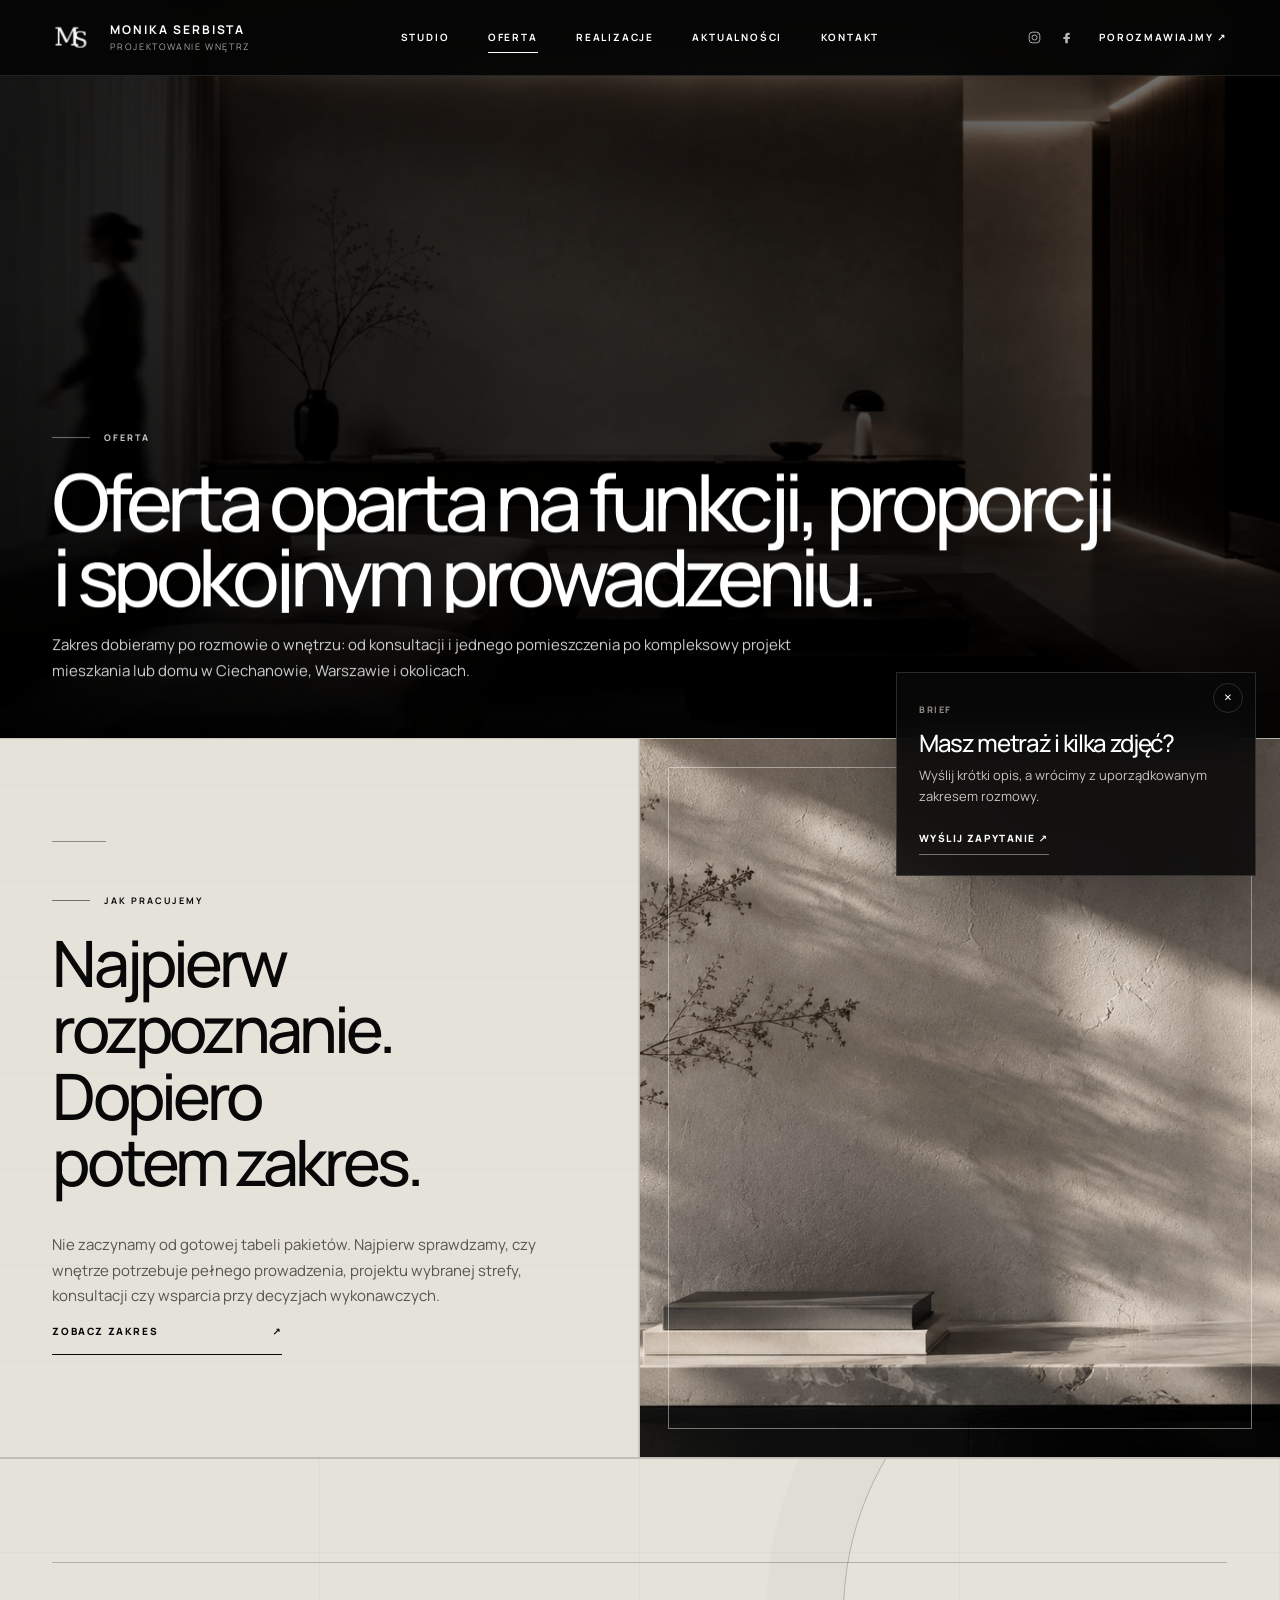
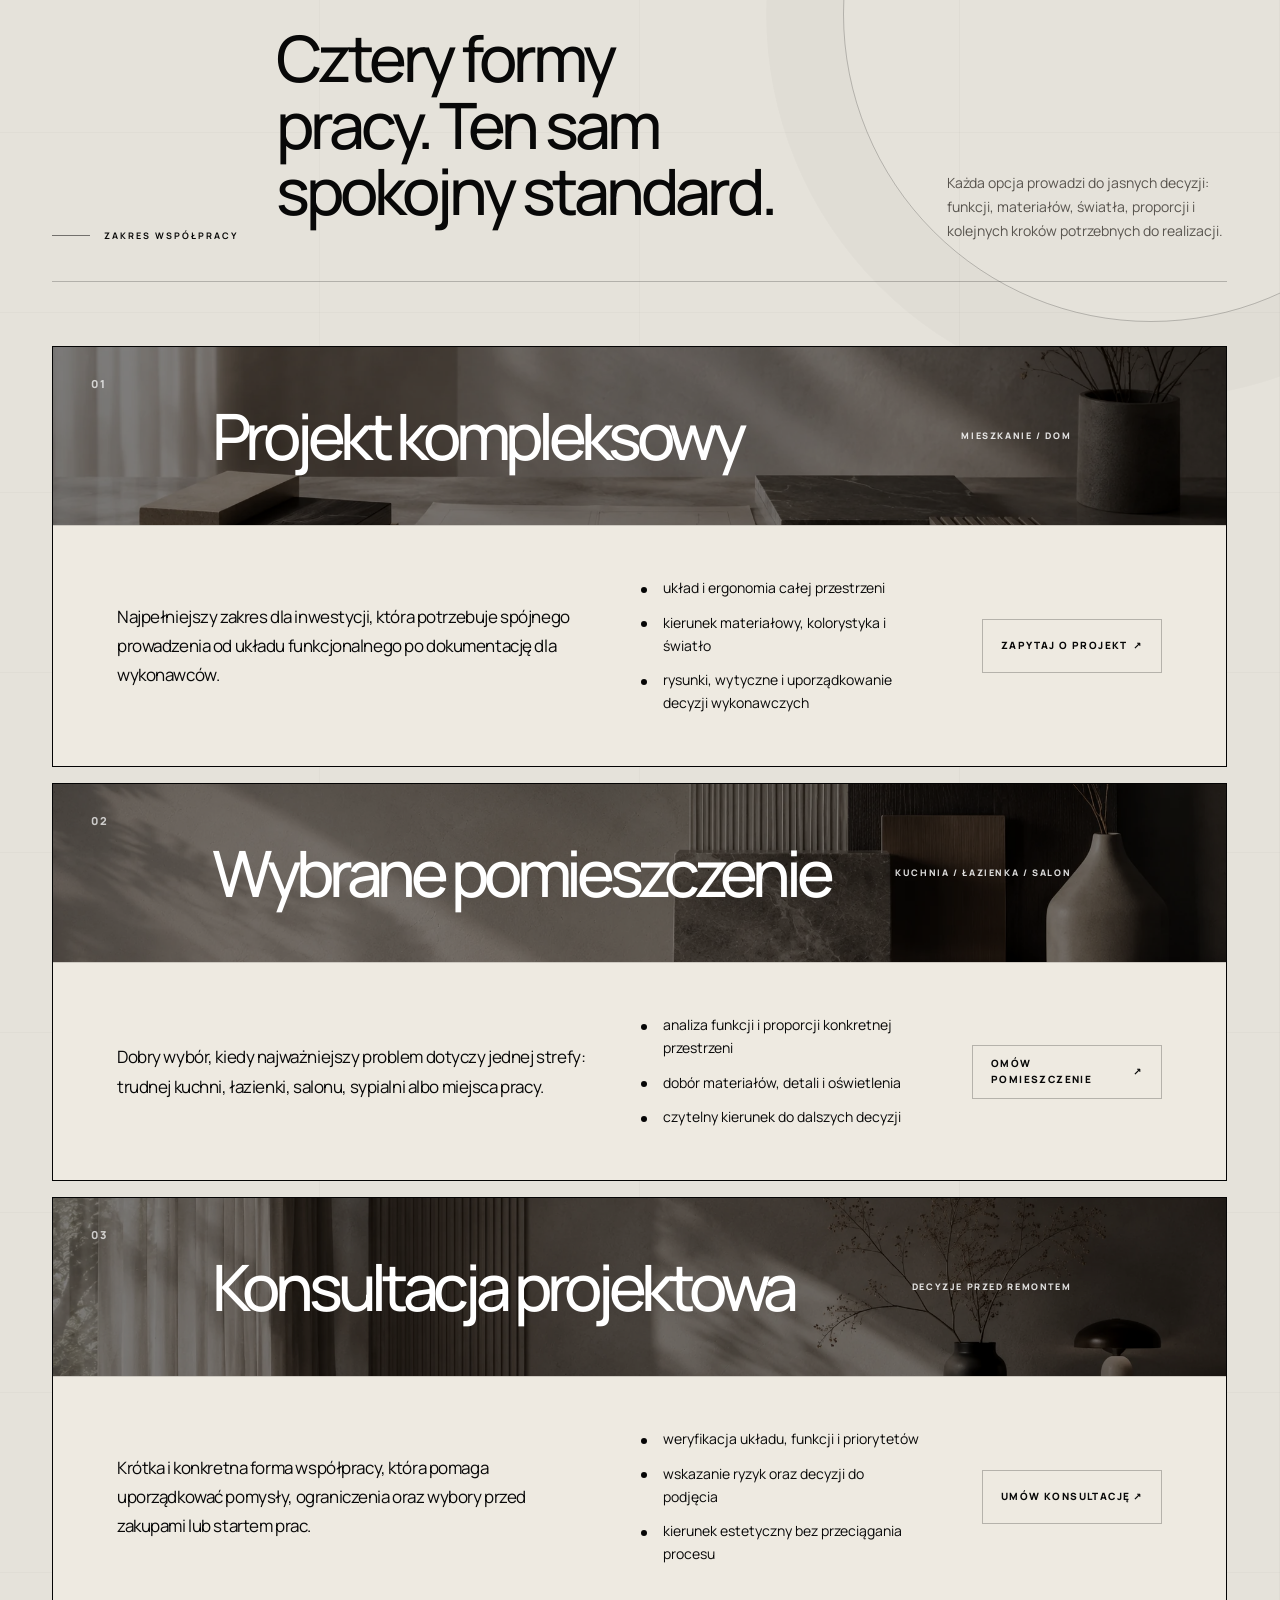
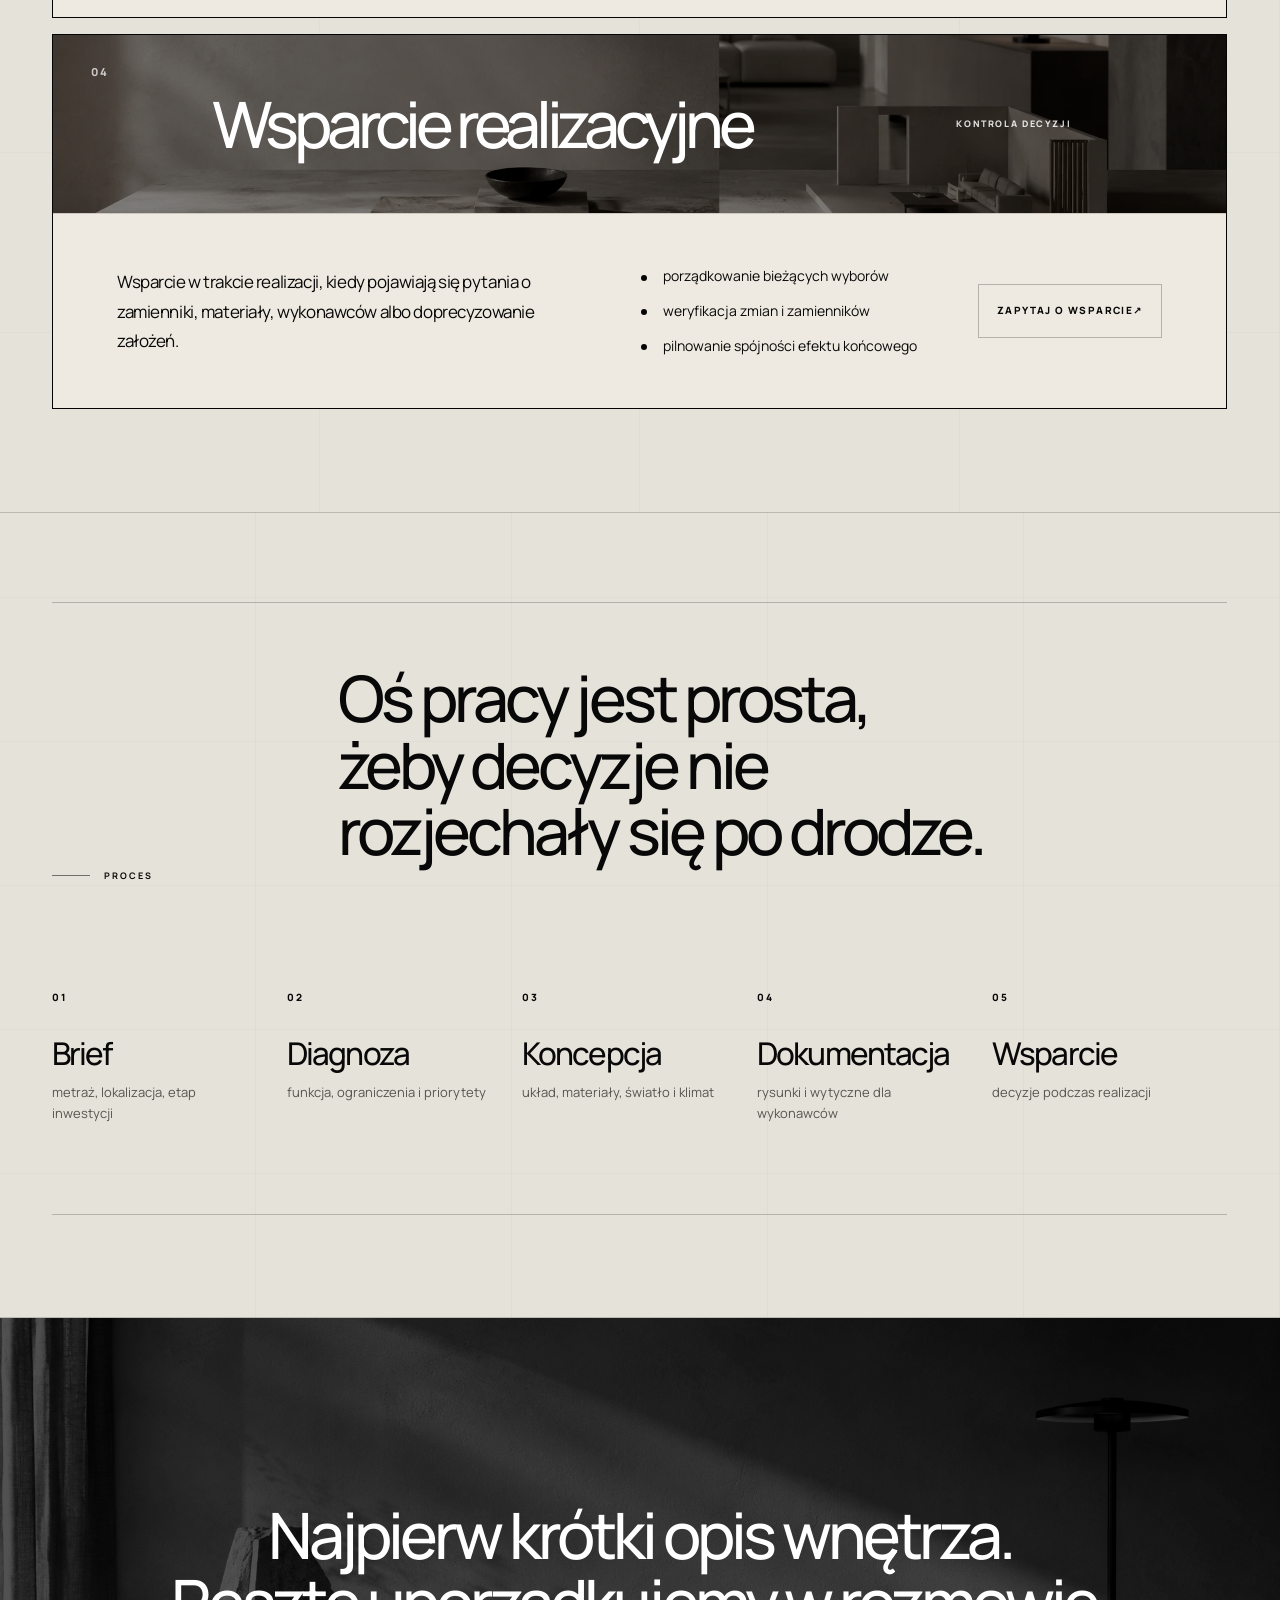
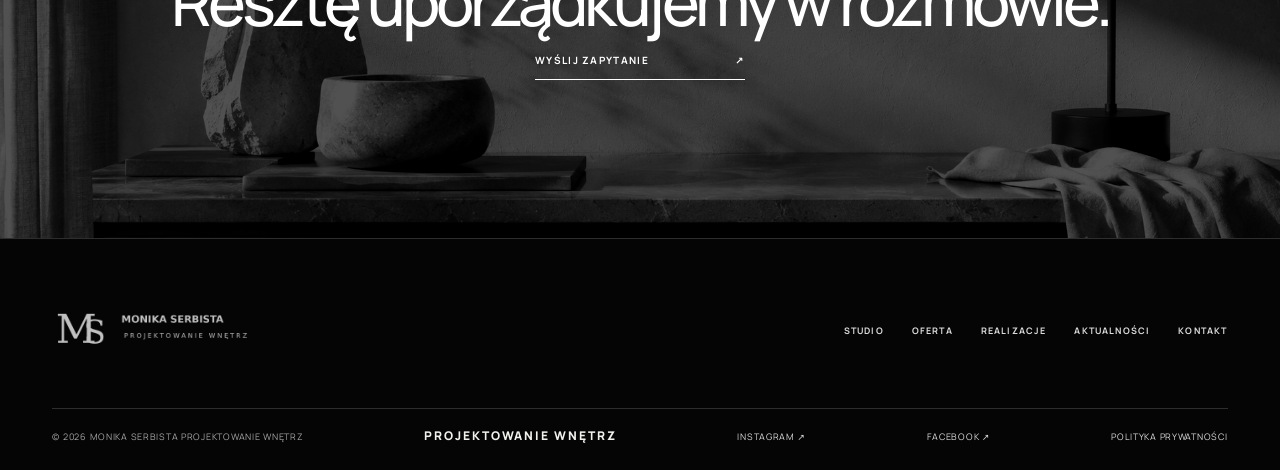
<file: oferta.html>
<!doctype html>
<html lang="pl">
<head>
  <meta charset="utf-8">
  <meta name="viewport" content="width=device-width, initial-scale=1, viewport-fit=cover">
  <meta name="theme-color" content="#050505">
  <title>Oferta projektowania wnętrz | Monika Serbista</title>
  <meta name="description" content="Oferta projektowania wnętrz w Ciechanowie, Warszawie i okolicach: pełny projekt, wybrane pomieszczenia, konsultacje oraz dokumentacja do realizacji.">
  <link rel="canonical" href="https://jakubskrzypiec.github.io/monnadesign/oferta.html">
  <meta property="og:type" content="website">
  <meta property="og:locale" content="pl_PL">
  <meta property="og:title" content="Oferta projektowania wnętrz | Monika Serbista">
  <meta property="og:description" content="Oferta projektowania wnętrz w Ciechanowie, Warszawie i okolicach: pełny projekt, wybrane pomieszczenia, konsultacje oraz dokumentacja do realizacji.">
  <meta property="og:image" content="https://jakubskrzypiec.github.io/monnadesign/hero-03.jpg">
  <meta name="twitter:card" content="summary_large_image">
  <link rel="icon" type="image/png" href="favicon.png">
  <link rel="preconnect" href="https://fonts.googleapis.com">
  <link rel="preconnect" href="https://fonts.gstatic.com" crossorigin>
  <link href="https://fonts.googleapis.com/css2?family=Manrope:wght@400;500;600;700&family=Newsreader:opsz,wght@6..72,400;6..72,500&display=swap" rel="stylesheet">
  <link rel="stylesheet" href="style.css?v=79.0.0">
  <link rel="stylesheet" href="fix-v33.css?v=79.0.0">
  <link rel="stylesheet" href="pages.css?v=79.0.0">
</head>
<body class="subpage page-oferta page-v33 page-v34 page-v35 page-v36 page-v39 page-v40 page-v58 page-v60 page-v61 page-v62 page-v63 page-v64 page-v66 page-v67 page-v68 page-v69 page-v72 page-v79" data-page="oferta">
  <a class="skip-link" href="#main">Przejdź do treści</a>
  <header class="site-header site-header--solid" data-header>
    <a class="brand" href="index.html" aria-label="Monika Serbista Projektowanie Wnętrz — strona główna">
      <img src="monogram-white.png" alt="" class="brand__mark">
      <span class="brand__copy"><strong>MONIKA SERBISTA</strong><small>PROJEKTOWANIE WNĘTRZ</small></span>
    </a>
    <nav class="desktop-nav" aria-label="Główna nawigacja"><a href="index.html">Studio</a><a href="oferta.html" class="is-active">Oferta</a><a href="realizacje.html">Realizacje</a><a href="aktualnosci.html">Aktualności</a><a href="kontakt.html">Kontakt</a></nav>
    <div class="header-actions">
      <div class="header-socials" aria-label="Social media">
        <a href="https://www.instagram.com/monika.serbista.projektowanie" target="_blank" rel="noopener" aria-label="Instagram Monika Serbista Projektowanie Wnętrz"><svg viewBox="0 0 24 24" aria-hidden="true"><rect x="3.5" y="3.5" width="17" height="17" rx="5"></rect><circle cx="12" cy="12" r="4"></circle><circle cx="17.5" cy="6.7" r=".8" class="fill"></circle></svg></a>
        <a href="https://www.facebook.com/MonikaSerbistaProjektowanieWnetrz" target="_blank" rel="noopener" aria-label="Facebook Monika Serbista Projektowanie Wnętrz"><svg viewBox="0 0 24 24" aria-hidden="true"><path d="M14.5 8H17V4.5h-2.5C11.4 4.5 10 6.4 10 9v2H7v3.5h3V21h4v-6.5h3L17.5 11H14V9.3c0-.9.3-1.3.5-1.3Z"></path></svg></a>
      </div>
      <a class="header-cta" href="kontakt.html">Porozmawiajmy <span aria-hidden="true">↗</span></a>
    </div>
    <button class="menu-toggle" type="button" aria-expanded="false" aria-controls="mobile-menu" aria-label="Otwórz menu"><span></span><span></span></button>
  </header>
  <div class="mobile-menu" id="mobile-menu" hidden>
    <nav aria-label="Menu mobilne"><a href="index.html">Studio</a><a href="oferta.html" class="is-active"><span>02</span>Oferta</a><a href="realizacje.html">Realizacje</a><a href="aktualnosci.html">Aktualności</a><a href="kontakt.html">Kontakt</a></nav>
    <div class="mobile-menu__foot">
      <div class="mobile-socials"><a href="https://www.instagram.com/monika.serbista.projektowanie" target="_blank" rel="noopener">Instagram ↗</a><a href="https://www.facebook.com/MonikaSerbistaProjektowanieWnetrz" target="_blank" rel="noopener">Facebook ↗</a></div>
      <a href="tel:+48516092967">+48 516 092 967</a>
      <a href="mailto:serbistamonika@gmail.com">serbistamonika@gmail.com</a>
    </div>
  </div>

  <main id="main">
    <section class="v33-subhero v33-subhero--offer hero-unified-v60">
      <img src="editorial-motion-01.webp" alt="Rozmyta sylwetka w spokojnym wnętrzu" fetchpriority="high">
      <div class="v33-subhero__shade"></div>
      <div class="v33-subhero__content reveal">
        <p class="page-kicker">Oferta</p>
        <h1>Oferta oparta na funkcji, proporcji i spokojnym prowadzeniu.</h1>
        <p>Zakres dobieramy po rozmowie o wnętrzu: od konsultacji i jednego pomieszczenia po kompleksowy projekt mieszkania lub domu w Ciechanowie, Warszawie i okolicach.</p>
      </div>
    </section>

    <section class="v33-split surface-concrete" id="poczatek">
      <div class="v33-split__copy reveal">
        <p class="page-kicker dark">Jak pracujemy</p>
        <h2>Najpierw rozpoznanie. Dopiero potem zakres.</h2>
        <p>Nie zaczynamy od gotowej tabeli pakietów. Najpierw sprawdzamy, czy wnętrze potrzebuje pełnego prowadzenia, projektu wybranej strefy, konsultacji czy wsparcia przy decyzjach wykonawczych.</p>
        <a class="v33-link" href="#zakres">Zobacz zakres <span>↗</span></a>
      </div>
      <figure class="v33-split__image reveal">
        <img src="detail-01.jpg" alt="Minimalistyczny detal materiałów, światła i proporcji" loading="lazy">
      </figure>
    </section>

    <section class="v33-scope surface-concrete" id="zakres">
      <div class="v33-scope__head reveal">
        <p class="page-kicker dark">Zakres współpracy</p>
        <h2>Cztery formy pracy. Ten sam spokojny standard.</h2>
        <p>Każda opcja prowadzi do jasnych decyzji: funkcji, materiałów, światła, proporcji i kolejnych kroków potrzebnych do realizacji.</p>
      </div>

      <div class="v33-scope__list reveal">
        <details open>
          <summary>
            <img src="scope-brief.webp" alt="Materiały i założenia do projektu wnętrza" loading="lazy">
            <span>01</span>
            <strong>Projekt kompleksowy</strong>
            <em>mieszkanie / dom</em>
            <i>+</i>
          </summary>
          <div class="v33-scope__panel">
            <p>Najpełniejszy zakres dla inwestycji, która potrzebuje spójnego prowadzenia od układu funkcjonalnego po dokumentację dla wykonawców.</p>
            <ul>
              <li>układ i ergonomia całej przestrzeni</li>
              <li>kierunek materiałowy, kolorystyka i światło</li>
              <li>rysunki, wytyczne i uporządkowanie decyzji wykonawczych</li>
            </ul>
            <a href="kontakt.html">Zapytaj o projekt <span>↗</span></a>
          </div>
        </details>

        <details open>
          <summary>
            <img src="scope-materials.webp" alt="Próbki materiałów do projektowania wnętrz" loading="lazy">
            <span>02</span>
            <strong>Wybrane pomieszczenie</strong>
            <em>kuchnia / łazienka / salon</em>
            <i>+</i>
          </summary>
          <div class="v33-scope__panel">
            <p>Dobry wybór, kiedy najważniejszy problem dotyczy jednej strefy: trudnej kuchni, łazienki, salonu, sypialni albo miejsca pracy.</p>
            <ul>
              <li>analiza funkcji i proporcji konkretnej przestrzeni</li>
              <li>dobór materiałów, detali i oświetlenia</li>
              <li>czytelny kierunek do dalszych decyzji</li>
            </ul>
            <a href="kontakt.html">Omów pomieszczenie <span>↗</span></a>
          </div>
        </details>

        <details open>
          <summary>
            <img src="scope-light.webp" alt="Światło i proporcje w spokojnym wnętrzu" loading="lazy">
            <span>03</span>
            <strong>Konsultacja projektowa</strong>
            <em>decyzje przed remontem</em>
            <i>+</i>
          </summary>
          <div class="v33-scope__panel">
            <p>Krótka i konkretna forma współpracy, która pomaga uporządkować pomysły, ograniczenia oraz wybory przed zakupami lub startem prac.</p>
            <ul>
              <li>weryfikacja układu, funkcji i priorytetów</li>
              <li>wskazanie ryzyk oraz decyzji do podjęcia</li>
              <li>kierunek estetyczny bez przeciągania procesu</li>
            </ul>
            <a href="kontakt.html">Umów konsultację <span>↗</span></a>
          </div>
        </details>

        <details open>
          <summary>
            <img src="scope-docs.webp" alt="Dokumentacja i model projektu wnętrza" loading="lazy">
            <span>04</span>
            <strong>Wsparcie realizacyjne</strong>
            <em>kontrola decyzji</em>
            <i>+</i>
          </summary>
          <div class="v33-scope__panel">
            <p>Wsparcie w trakcie realizacji, kiedy pojawiają się pytania o zamienniki, materiały, wykonawców albo doprecyzowanie założeń.</p>
            <ul>
              <li>porządkowanie bieżących wyborów</li>
              <li>weryfikacja zmian i zamienników</li>
              <li>pilnowanie spójności efektu końcowego</li>
            </ul>
            <a href="kontakt.html">Zapytaj o wsparcie <span>↗</span></a>
          </div>
        </details>
      </div>
    </section>

    <section class="v33-process surface-concrete">
      <div class="v33-process__head reveal">
        <p class="page-kicker dark">Proces</p>
        <h2>Oś pracy jest prosta, żeby decyzje nie rozjechały się po drodze.</h2>
      </div>
      <div class="v33-process__line reveal">
        <article><span>01</span><i></i><h3>Brief</h3><p>metraż, lokalizacja, etap inwestycji</p></article>
        <article><span>02</span><i></i><h3>Diagnoza</h3><p>funkcja, ograniczenia i priorytety</p></article>
        <article><span>03</span><i></i><h3>Koncepcja</h3><p>układ, materiały, światło i klimat</p></article>
        <article><span>04</span><i></i><h3>Dokumentacja</h3><p>rysunki i wytyczne dla wykonawców</p></article>
        <article><span>05</span><i></i><h3>Wsparcie</h3><p>decyzje podczas realizacji</p></article>
      </div>
    </section>

    <section class="v33-cta">
      <img src="separator-01.jpg" alt="Minimalistyczne tło z materiałami" loading="lazy">
      <div class="v33-cta__shade"></div>
      <div class="v33-cta__copy reveal">
        <h2>Najpierw krótki opis wnętrza. Resztę uporządkujemy w rozmowie.</h2>
        <a class="line-link line-link--light" href="kontakt.html">Wyślij zapytanie <span>↗</span></a>
      </div>
    </section>
  </main>

  <footer class="site-footer">
    <div class="site-footer__top">
      <img src="logo-white-footer-v67.png" alt="Monika Serbista — projektowanie wnętrz" class="site-footer__logo">
      <div class="site-footer__nav"><a href="index.html">Studio</a><a href="oferta.html">Oferta</a><a href="realizacje.html">Realizacje</a><a href="aktualnosci.html">Aktualności</a><a href="kontakt.html">Kontakt</a></div>
    </div>
    <div class="site-footer__meta">
      <span>© <span data-year></span> Monika Serbista Projektowanie Wnętrz</span><span>Projektowanie wnętrz</span>
      <a href="https://www.instagram.com/monika.serbista.projektowanie" target="_blank" rel="noopener">Instagram ↗</a>
      <a href="https://www.facebook.com/MonikaSerbistaProjektowanieWnetrz" target="_blank" rel="noopener">Facebook ↗</a>
      <a href="https://kupgotowyprojekt.pl/polityka-prywatnosci/" target="_blank" rel="noopener">Polityka prywatności</a>
    </div>
  </footer>
  <script src="pages.js?v=79.0.0" defer></script>
</body>
</html>
</file>
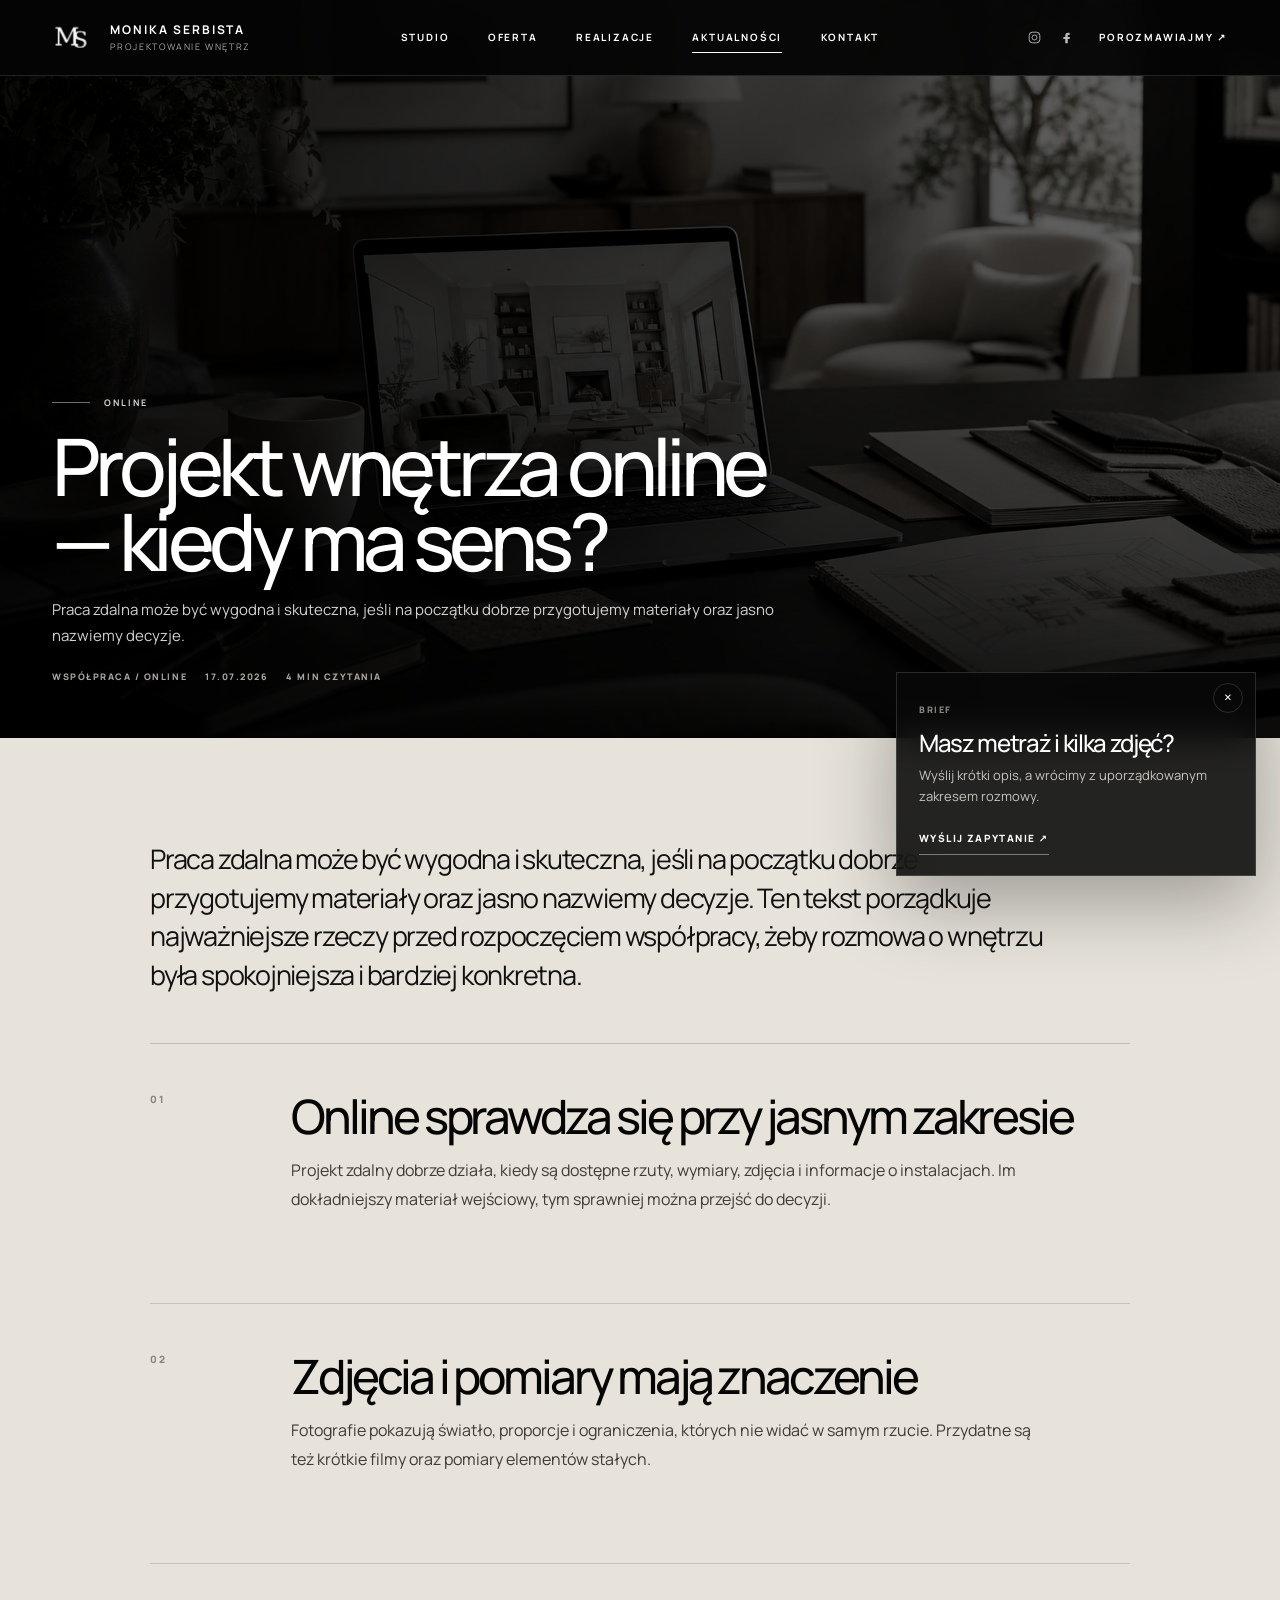
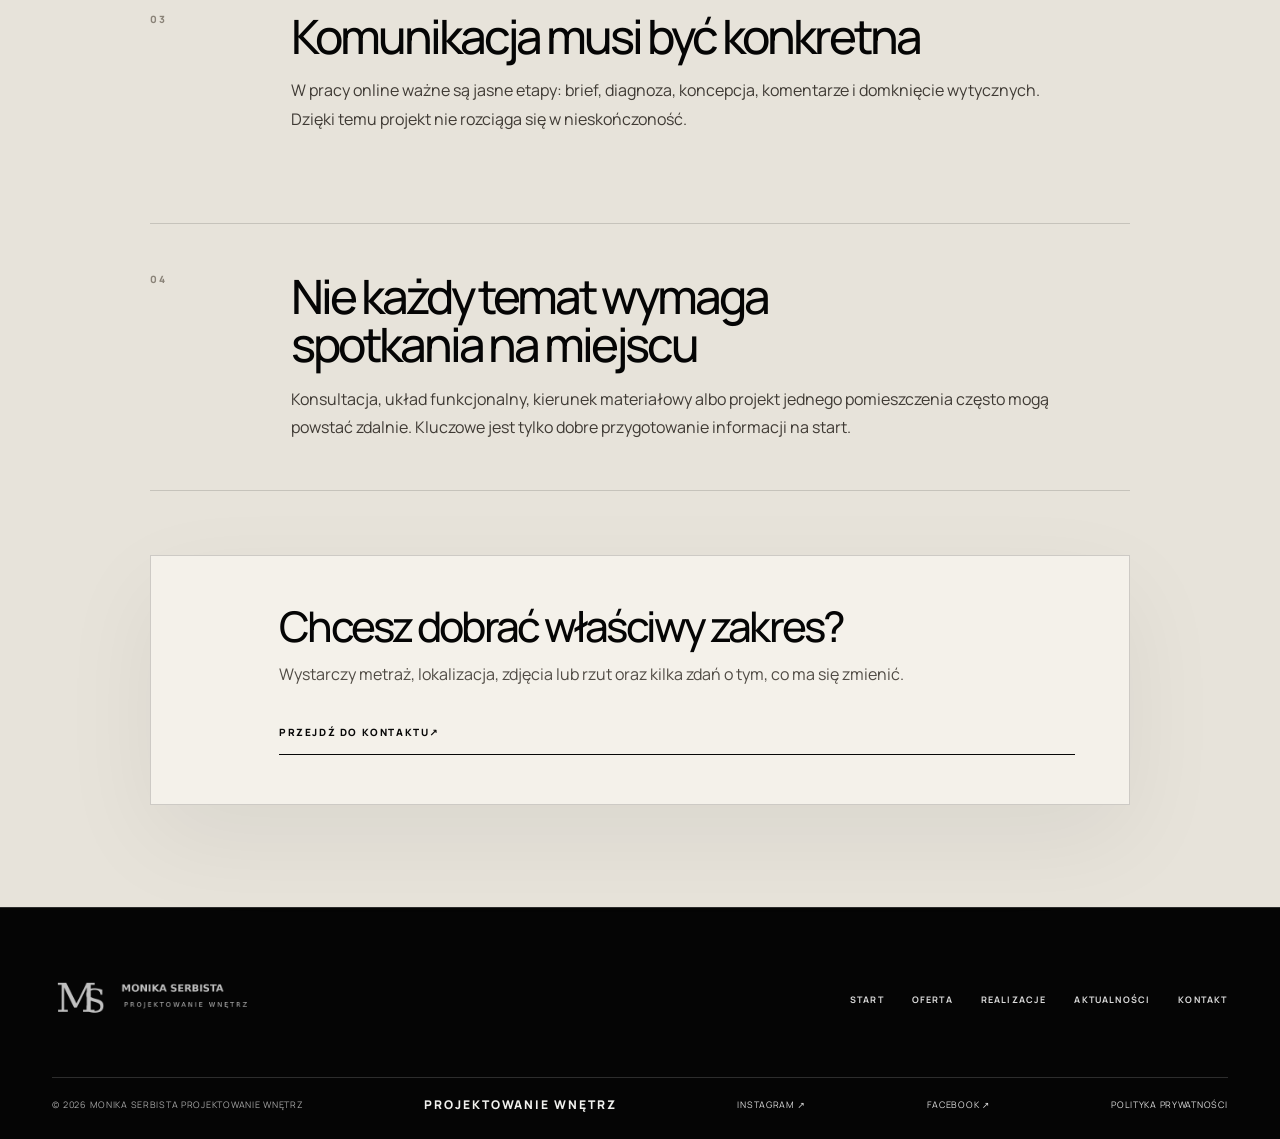
<file: projekt-wnetrza-online.html>
<!doctype html>
<html lang="pl">
<head>
  <meta charset="utf-8">
  <meta name="viewport" content="width=device-width, initial-scale=1, viewport-fit=cover">
  <meta name="theme-color" content="#050505">
  <title>Projekt wnętrza online — jak wygląda współpraca? | Monika Serbista</title>
  <meta name="description" content="Jak przebiega projekt wnętrza online, jakie materiały przygotować i jak organizowane są spotkania, próbki oraz kontakt podczas realizacji.">
  <link rel="canonical" href="https://jakubskrzypiec.github.io/monnadesign/projekt-wnetrza-online.html">
  <meta property="og:type" content="website">
  <meta property="og:locale" content="pl_PL">
  <meta property="og:title" content="Projekt wnętrza online — jak wygląda współpraca? | Monika Serbista">
  <meta property="og:description" content="Jak przebiega projekt wnętrza online, jakie materiały przygotować i jak organizowane są spotkania, próbki oraz kontakt podczas realizacji.">
  <meta property="og:url" content="https://jakubskrzypiec.github.io/monnadesign/projekt-wnetrza-online.html">
  <meta property="og:image" content="https://jakubskrzypiec.github.io/monnadesign/article-projekt-online-01.webp">
  <meta name="twitter:card" content="summary_large_image">
  <link rel="icon" type="image/png" href="favicon.png">
  <link rel="preconnect" href="https://fonts.googleapis.com">
  <link rel="preconnect" href="https://fonts.gstatic.com" crossorigin>
  <link href="https://fonts.googleapis.com/css2?family=Manrope:wght@400;500;600;700&family=Newsreader:opsz,wght@6..72,400;6..72,500&display=swap" rel="stylesheet">
  <link rel="stylesheet" href="style.css?v=70.0.0">
  <link rel="stylesheet" href="fix-v33.css?v=70.0.0">
  <link rel="stylesheet" href="pages.css?v=70.0.0">
  <script type="application/ld+json">{"@context": "https://schema.org", "@type": "Article", "headline": "Projekt wnętrza online — jak wygląda współpraca?", "description": "Jak przebiega projekt wnętrza online, jakie materiały przygotować i jak organizowane są spotkania, próbki oraz kontakt podczas realizacji.", "image": ["https://jakubskrzypiec.github.io/monnadesign/article-projekt-online-01.webp"], "datePublished": "2026-07-17", "dateModified": "2026-07-17", "author": {"@type": "Person", "name": "Monika Serbista"}, "publisher": {"@type": "Organization", "name": "Monika Serbista Projektowanie Wnętrz", "logo": {"@type": "ImageObject", "url": "https://jakubskrzypiec.github.io/monnadesign/logo-white.png"}}, "mainEntityOfPage": "https://jakubskrzypiec.github.io/monnadesign/projekt-wnetrza-online.html"}</script><script type="application/ld+json">{"@context": "https://schema.org", "@type": "BreadcrumbList", "itemListElement": [{"@type": "ListItem", "position": 1, "name": "Start", "item": "https://jakubskrzypiec.github.io/monnadesign/"}, {"@type": "ListItem", "position": 2, "name": "Aktualności", "item": "https://jakubskrzypiec.github.io/monnadesign/aktualnosci.html"}, {"@type": "ListItem", "position": 3, "name": "Projekt wnętrza online — jak wygląda współpraca?", "item": "https://jakubskrzypiec.github.io/monnadesign/projekt-wnetrza-online.html"}]}</script>
</head>
<body class="subpage page-article page-v33 page-v34 page-v35 page-v36 page-v39 page-v40 page-v58 page-v60 page-v61 page-v62 page-v63 page-v64 page-v66 page-v67 page-v68 page-v69" data-page="aktualnosci">
  <a class="skip-link" href="#main">Przejdź do treści</a>
  <header class="site-header site-header--solid" data-header>
    <a class="brand" href="index.html" aria-label="Monika Serbista Projektowanie Wnętrz — strona główna">
      <img src="monogram-white.png" alt="" class="brand__mark">
      <span class="brand__copy"><strong>MONIKA SERBISTA</strong><small>PROJEKTOWANIE WNĘTRZ</small></span>
    </a>
    <nav class="desktop-nav" aria-label="Główna nawigacja"><a href="index.html">Studio</a><a href="oferta.html">Oferta</a><a href="realizacje.html">Realizacje</a><a href="aktualnosci.html" class="is-active">Aktualności</a><a href="kontakt.html">Kontakt</a></nav>
    <div class="header-actions">
      <div class="header-socials" aria-label="Social media">
        <a href="https://www.instagram.com/monika.serbista.projektowanie" target="_blank" rel="noopener" aria-label="Instagram Moniki Serbisty">
          <svg viewBox="0 0 24 24" aria-hidden="true"><rect x="3.5" y="3.5" width="17" height="17" rx="5"></rect><circle cx="12" cy="12" r="4"></circle><circle cx="17.5" cy="6.7" r=".8" class="fill"></circle></svg>
        </a>
        <a href="https://www.facebook.com/MonikaSerbistaProjektowanieWnetrz" target="_blank" rel="noopener" aria-label="Facebook Moniki Serbisty">
          <svg viewBox="0 0 24 24" aria-hidden="true"><path d="M14.5 8H17V4.5h-2.5C11.4 4.5 10 6.4 10 9v2H7v3.5h3V21h4v-6.5h3L17.5 11H14V9.3c0-.9.3-1.3.5-1.3Z"></path></svg>
        </a>
      </div>
      <a class="header-cta" href="kontakt.html">Porozmawiajmy <span aria-hidden="true">↗</span></a>
    </div>
    <button class="menu-toggle" type="button" aria-expanded="false" aria-controls="mobile-menu" aria-label="Otwórz menu"><span></span><span></span></button>
  </header>
  <div class="mobile-menu" id="mobile-menu" hidden>
    <nav aria-label="Menu mobilne"><a href="index.html">Studio</a><a href="oferta.html">Oferta</a><a href="realizacje.html">Realizacje</a><a href="aktualnosci.html" class="is-active"><span>04</span>Aktualności</a><a href="kontakt.html">Kontakt</a></nav>
    <div class="mobile-menu__foot">
      <div class="mobile-socials"><a href="https://www.instagram.com/monika.serbista.projektowanie" target="_blank" rel="noopener">Instagram ↗</a><a href="https://www.facebook.com/MonikaSerbistaProjektowanieWnetrz" target="_blank" rel="noopener">Facebook ↗</a></div>
      <a href="tel:+48516092967">+48 516 092 967</a>
      <a href="mailto:serbistamonika@gmail.com">serbistamonika@gmail.com</a>
    </div>
  </div>

  <main id="main">
    <article class="v33-article">
      <header class="v33-article-hero hero-unified-v60">
        <img src="article-projekt-online-01.webp" alt="Projekt wnętrza online — kiedy ma sens?" fetchpriority="high">
        <div class="v33-article-hero__shade"></div>
        <div class="v33-article-hero__content reveal">
          <p class="page-kicker">Online</p>
          <h1>Projekt wnętrza online — kiedy ma sens?</h1>
          <p>Praca zdalna może być wygodna i skuteczna, jeśli na początku dobrze przygotujemy materiały oraz jasno nazwiemy decyzje.</p>
          <div class="v33-article-meta"><span>Współpraca / online</span><time datetime="17.07.2026">17.07.2026</time><span>4 min czytania</span></div>
        </div>
      </header>

      <div class="v33-article-body surface-concrete">
        <div class="v33-article-lead reveal">
          <p>Praca zdalna może być wygodna i skuteczna, jeśli na początku dobrze przygotujemy materiały oraz jasno nazwiemy decyzje. Ten tekst porządkuje najważniejsze rzeczy przed rozpoczęciem współpracy, żeby rozmowa o wnętrzu była spokojniejsza i bardziej konkretna.</p>
        </div>

        <div class="v33-article-sections">
          <section class="v33-article-section reveal">
            <span>01</span>
            <div>
              <h2>Online sprawdza się przy jasnym zakresie</h2>
              <p>Projekt zdalny dobrze działa, kiedy są dostępne rzuty, wymiary, zdjęcia i informacje o instalacjach. Im dokładniejszy materiał wejściowy, tym sprawniej można przejść do decyzji.</p>
            </div>
          </section>
          <section class="v33-article-section reveal">
            <span>02</span>
            <div>
              <h2>Zdjęcia i pomiary mają znaczenie</h2>
              <p>Fotografie pokazują światło, proporcje i ograniczenia, których nie widać w samym rzucie. Przydatne są też krótkie filmy oraz pomiary elementów stałych.</p>
            </div>
          </section>
          <section class="v33-article-section reveal">
            <span>03</span>
            <div>
              <h2>Komunikacja musi być konkretna</h2>
              <p>W pracy online ważne są jasne etapy: brief, diagnoza, koncepcja, komentarze i domknięcie wytycznych. Dzięki temu projekt nie rozciąga się w nieskończoność.</p>
            </div>
          </section>
          <section class="v33-article-section reveal">
            <span>04</span>
            <div>
              <h2>Nie każdy temat wymaga spotkania na miejscu</h2>
              <p>Konsultacja, układ funkcjonalny, kierunek materiałowy albo projekt jednego pomieszczenia często mogą powstać zdalnie. Kluczowe jest tylko dobre przygotowanie informacji na start.</p>
            </div>
          </section>
        </div>

        <aside class="v33-article-callout reveal">
          <strong>Chcesz dobrać właściwy zakres?</strong>
          <p>Wystarczy metraż, lokalizacja, zdjęcia lub rzut oraz kilka zdań o tym, co ma się zmienić.</p>
          <a href="kontakt.html">Przejdź do kontaktu <span>↗</span></a>
        </aside>
      </div>
    </article>
  </main>

  <footer class="site-footer">
    <div class="site-footer__top">
      <img src="logo-white-footer-v67.png" alt="Monika Serbista — projektowanie wnętrz" class="site-footer__logo">
      <div class="site-footer__nav">
        <a href="index.html">Start</a><a href="oferta.html">Oferta</a><a href="realizacje.html">Realizacje</a><a href="aktualnosci.html">Aktualności</a><a href="kontakt.html">Kontakt</a>
      </div>
    </div>
    <div class="site-footer__meta">
      <span>© <span data-year></span> Monika Serbista Projektowanie Wnętrz</span><span>Projektowanie wnętrz</span>
      <a href="https://www.instagram.com/monika.serbista.projektowanie" target="_blank" rel="noopener">Instagram ↗</a>
      <a href="https://www.facebook.com/MonikaSerbistaProjektowanieWnetrz" target="_blank" rel="noopener">Facebook ↗</a>
      <a href="https://kupgotowyprojekt.pl/polityka-prywatnosci/" target="_blank" rel="noopener">Polityka prywatności</a>
    </div>
  </footer>
  <script src="script.js?v=70.0.0" defer></script>
  <script src="pages.js?v=70.0.0" defer></script>
</body>
</html>
</file>
<file: style.css>
:root{
  --black:#050505;
  --black-soft:#0d0d0d;
  --graphite:#171717;
  --graphite-2:#242424;
  --white:#f6f6f2;
  --paper:#e4e4df;
  --paper-2:#d4d4cf;
  --muted:#9d9d98;
  --line:rgba(255,255,255,.16);
  --line-dark:rgba(0,0,0,.16);
  --header-h:76px;
  --pad-x:clamp(22px,4.1vw,72px);
  --sans:"Manrope",system-ui,-apple-system,BlinkMacSystemFont,"Segoe UI",sans-serif;
  --serif:"Newsreader",Georgia,serif;
}


/* V67 — Windows-only softening for the Facebook preview screenshot. */
.is-windows .page-v67 .social-phone__screen img{
  filter:contrast(.9) saturate(.92) blur(.25px)!important;
  transform:scale(1.003);
}

*{box-sizing:border-box}
html{scroll-behavior:smooth;background:var(--black)}
body{margin:0;background:var(--black);color:var(--white);font-family:var(--sans);font-size:16px;line-height:1.55;overflow-x:hidden}
body.menu-open{overflow:hidden}
img{display:block;max-width:100%}
section[id]{scroll-margin-top:var(--header-h)}
a{color:inherit;text-decoration:none}
button,input,select,textarea{font:inherit}
button{color:inherit}
.sr-only{position:absolute;width:1px;height:1px;padding:0;margin:-1px;overflow:hidden;clip:rect(0,0,0,0);white-space:nowrap;border:0}
.skip-link{position:fixed;left:12px;top:12px;z-index:9999;background:#fff;color:#000;padding:10px 14px;transform:translateY(-160%);visibility:hidden;opacity:0;transition:.25s}
.skip-link:focus-visible{transform:none;visibility:visible;opacity:1}

/* Header */
.site-header{position:fixed;inset:0 0 auto 0;height:var(--header-h);padding:0 var(--pad-x);display:grid;grid-template-columns:1fr auto 1fr;align-items:center;z-index:1000;color:#fff;background:transparent;border-bottom:1px solid rgba(255,255,255,.12);transition:background .35s ease,border-color .35s ease,backdrop-filter .35s ease}
.site-header.is-scrolled,.site-header.menu-active{background:rgba(5,5,5,.96);border-color:rgba(255,255,255,.12);backdrop-filter:blur(14px)}
.brand{display:inline-flex;align-items:center;gap:12px;width:max-content}
.brand__mark{width:34px;height:34px;object-fit:contain}
.brand__copy{display:grid;line-height:1}
.brand__copy strong{font-size:12px;letter-spacing:.22em;font-weight:700}
.brand__copy small{margin-top:6px;font-size:7px;letter-spacing:.25em;color:rgba(255,255,255,.64)}
.desktop-nav{display:flex;gap:clamp(26px,3vw,54px);align-items:center}
.desktop-nav a,.header-cta{font-size:10px;font-weight:700;letter-spacing:.18em;text-transform:uppercase;position:relative;white-space:nowrap}
.desktop-nav a::after,.header-cta::after{content:"";position:absolute;left:0;right:100%;bottom:-8px;height:1px;background:#fff;transition:right .3s ease}
.desktop-nav a:hover::after,.header-cta:hover::after{right:0}
.header-actions{justify-self:end;display:flex;align-items:center;gap:24px}
.header-socials{display:flex;align-items:center;gap:14px}
.header-socials a{display:grid;place-items:center;width:18px;height:18px;opacity:.72;transition:opacity .25s ease,transform .25s ease}
.header-socials a:hover{opacity:1;transform:translateY(-2px)}
.header-socials svg{width:15px;height:15px;fill:none;stroke:currentColor;stroke-width:1.45}
.header-socials svg path,.header-socials svg .fill{fill:currentColor;stroke:none}
.menu-toggle{display:none;width:44px;height:44px;border:0;background:transparent;padding:0;position:relative}
.menu-toggle span{position:absolute;left:10px;right:10px;height:1px;background:#fff;transition:.25s}
.menu-toggle span:first-child{top:18px}.menu-toggle span:last-child{top:25px}
.menu-toggle[aria-expanded="true"] span:first-child{top:22px;transform:rotate(45deg)}
.menu-toggle[aria-expanded="true"] span:last-child{top:22px;transform:rotate(-45deg)}
.mobile-menu{position:fixed;inset:var(--header-h) 0 0;background:#050505;z-index:990;padding:42px 22px 26px;color:#fff}
.mobile-menu nav{display:grid}
.mobile-menu nav a{display:flex;align-items:baseline;gap:15px;padding:18px 0;border-bottom:1px solid var(--line);font-size:clamp(30px,10vw,54px);line-height:1}
.mobile-menu nav span{font-size:9px;color:#888;letter-spacing:.18em}
.mobile-menu__foot{position:absolute;left:22px;right:22px;bottom:28px;display:grid;gap:8px;font-size:12px;color:#aaa}
.mobile-socials{display:flex;gap:22px;margin-bottom:12px;color:#fff}

/* Shared */
.section-kicker{display:flex;align-items:center;gap:15px;font-size:9px;font-weight:700;letter-spacing:.2em;text-transform:uppercase;color:#6d6d69}
.section-kicker::after{content:"";width:42px;height:1px;background:currentColor;opacity:.45}
.section-kicker span{font-variant-numeric:tabular-nums}
.section-kicker--light{color:#a5a5a0}
.reveal{opacity:0;transform:translateY(22px);transition:opacity .75s cubic-bezier(.2,.7,.2,1),transform .75s cubic-bezier(.2,.7,.2,1)}
.reveal.is-visible{opacity:1;transform:none}
.line-link{display:inline-flex;align-items:center;justify-content:space-between;gap:40px;min-width:210px;padding:0 0 10px;border-bottom:1px solid currentColor;font-size:10px;font-weight:700;letter-spacing:.13em;text-transform:uppercase}
.line-link span{transition:transform .25s ease}.line-link:hover span{transform:translate(3px,3px)}
.line-link--light{color:#fff}
.surface-concrete{background-color:var(--paper);background-image:radial-gradient(circle at 18% 22%,rgba(0,0,0,.04),transparent 28%),radial-gradient(circle at 75% 70%,rgba(255,255,255,.6),transparent 35%),linear-gradient(110deg,rgba(0,0,0,.025),transparent 35%)}
.surface-graphite{background-color:#171717;background-image:radial-gradient(circle at 20% 0,rgba(255,255,255,.045),transparent 35%),radial-gradient(circle at 80% 100%,rgba(255,255,255,.025),transparent 28%)}

/* Hero */
.hero{position:relative;height:100svh;min-height:620px;background:#111;overflow:hidden}
.hero__frames,.hero__frame{position:absolute;inset:0;width:100%;height:100%}
.hero__frame{object-fit:cover;object-position:center center;opacity:0;transform:scale(1.015);transition:opacity 1.05s ease,transform 4s ease}
.hero__frame.is-active{opacity:1;transform:scale(1)}
.hero__controls{position:absolute;left:var(--pad-x);bottom:clamp(22px,4vh,48px);z-index:2;display:flex;gap:10px}
.hero-btn{min-width:188px;height:48px;padding:0 18px;display:flex;align-items:center;justify-content:space-between;gap:20px;border:1px solid rgba(255,255,255,.45);background:rgba(5,5,5,.18);backdrop-filter:blur(10px);font-size:9px;font-weight:700;letter-spacing:.15em;text-transform:uppercase;transition:background .25s ease,color .25s ease,border-color .25s ease,transform .25s ease}
.hero-btn:hover{transform:translateY(-2px);background:#fff;color:#000;border-color:#fff}
.hero-btn--solid{background:#fff;color:#000;border-color:#fff}
.hero-btn--solid:hover{background:#050505;color:#fff;border-color:#050505}

/* Studio note */
.studio-note{color:#0a0a0a;padding:clamp(88px,10vw,150px) var(--pad-x);min-height:76svh;display:flex;align-items:center}
.studio-note__inner{width:min(1380px,100%);margin:0;display:grid;grid-template-columns:minmax(0,1.08fr) minmax(280px,.58fr);gap:clamp(34px,6vw,120px);align-items:end}
.studio-note h2{margin:42px 0 26px;font-size:clamp(52px,5.6vw,92px);line-height:.94;letter-spacing:-.065em;font-weight:500}
.studio-note p{width:min(520px,100%);margin:0 0 36px;color:#4b4b48;font-size:15px;line-height:1.75}

/* Services */
.services{display:grid;grid-template-columns:minmax(0,1fr) minmax(44%,.95fr);min-height:calc(100svh - var(--header-h));background:#050505}
.services__copy{padding:clamp(88px,8vw,130px) clamp(24px,5vw,82px) 70px var(--pad-x);display:flex;flex-direction:column;justify-content:center}
.services h2{margin:34px 0 18px;max-width:670px;font-size:clamp(52px,5.15vw,88px);line-height:.96;letter-spacing:-.065em;font-weight:500}
.services__lead{max-width:430px;color:#a7a7a2;margin:0 0 28px;font-size:14px}
.services__image{position:relative;min-height:100%;overflow:hidden}
.services__image::after{content:"";position:absolute;inset:0;background:linear-gradient(90deg,rgba(5,5,5,.06),transparent 26%);pointer-events:none}
.services__image img{width:100%;height:100%;object-fit:cover;filter:grayscale(1);transition:transform 1.1s cubic-bezier(.2,.7,.2,1)}
.services__image:hover img{transform:scale(1.025)}
.service-list{margin-top:8px;border-top:1px solid var(--line)}
.service-item{border-bottom:1px solid var(--line)}
.service-item button{width:100%;min-height:66px;padding:0;border:0;background:none;display:grid;grid-template-columns:42px 1fr 38px;align-items:center;text-align:left;cursor:pointer}
.service-item button>span{font-size:8px;color:#777;letter-spacing:.14em}
.service-item strong{font-size:clamp(20px,1.8vw,31px);font-weight:500;letter-spacing:-.045em}
.service-item i{font-style:normal;width:34px;height:34px;border:1px solid rgba(255,255,255,.23);border-radius:50%;display:grid;place-items:center;justify-self:end;font-size:17px;transition:transform .3s ease,background .3s ease,color .3s ease,border-color .3s ease}
.service-item button:hover i,.service-item.is-open i{background:#fff;color:#000;border-color:#fff;transform:scale(1.12) rotate(45deg)}
.service-item button:hover strong{transform:translateX(5px)}
.service-item strong{transition:transform .3s ease}
.service-item__panel{padding:0 38px 22px 42px;grid-template-columns:1fr auto;gap:20px;align-items:end;color:#a8a8a4}
.service-item__panel p{margin:0;max-width:520px;font-size:12px;line-height:1.65}
.service-item__panel a{font-size:9px;font-weight:700;letter-spacing:.13em;text-transform:uppercase;color:#fff;white-space:nowrap}
.service-item__panel[hidden]{display:none}

/* Portfolio */
.portfolio{color:#fff;padding:clamp(78px,8vw,120px) 0 clamp(68px,7vw,105px);overflow:hidden}
.portfolio__head{padding:0 var(--pad-x);display:grid;grid-template-columns:minmax(0,1fr) minmax(240px,340px);align-items:end;gap:22px 46px;margin-bottom:45px}
.portfolio__head .section-kicker{grid-column:1/-1}
.portfolio__head h2{grid-column:1/2;justify-self:start;text-align:left;margin:0;font-size:clamp(54px,5.3vw,90px);line-height:.94;letter-spacing:-.065em;font-weight:500;max-width:700px}
.portfolio__head p{grid-column:2/3;justify-self:start;margin:0 0 7px;color:#b1b1ad;font-size:13px;max-width:320px;line-height:1.65}
.project-marquee{width:100%;cursor:grab}
.project-marquee:active{cursor:grabbing}
.project-card{position:relative;flex:0 0 clamp(280px,25vw,420px);height:clamp(360px,36vw,510px);padding:0;border:0;background:#222;overflow:hidden;cursor:pointer;text-align:left}
.project-card img{width:100%;height:100%;object-fit:cover;filter:none;transition:transform .8s cubic-bezier(.2,.7,.2,1),filter .35s ease}
.project-card__shade{position:absolute;inset:0;background:linear-gradient(180deg,transparent 58%,rgba(0,0,0,.72));opacity:.55;transition:opacity .3s ease}
.project-card__meta{position:absolute;left:18px;right:18px;bottom:16px;display:flex;align-items:flex-end;justify-content:space-between;gap:16px;color:#fff;transform:translateY(4px);opacity:.85;transition:opacity .3s ease,transform .3s ease}
.project-card__meta small{font-size:9px;letter-spacing:.12em;text-transform:uppercase;color:rgba(255,255,255,.72)}
.project-card__meta strong{font-size:17px;font-weight:500;letter-spacing:-.035em;text-align:right}
.project-card:hover img,.project-card:focus-visible img{transform:scale(1.035)}
.project-card:hover .project-card__shade,.project-card:focus-visible .project-card__shade{opacity:.78}
.project-card:hover .project-card__meta,.project-card:focus-visible .project-card__meta{opacity:1;transform:none}

/* Quote */
.quote-band{position:relative;height:52svh;min-height:400px;display:grid;place-items:center;overflow:hidden;background:#111}
.quote-band>img,.quote-band__overlay{position:absolute;inset:0;width:100%;height:100%}
.quote-band>img{object-fit:cover;filter:grayscale(1)}
.quote-band__overlay{background:rgba(0,0,0,.47)}
.quote-band blockquote{position:relative;z-index:1;width:min(1180px,86vw);margin:0;text-align:center;color:#fff;font-size:clamp(40px,4.8vw,78px);font-weight:500;line-height:1.02;letter-spacing:-.055em}

/* About */
.about{background:#070707;display:grid;grid-template-columns:minmax(300px,.78fr) minmax(0,1.22fr);gap:clamp(55px,7vw,118px);padding:clamp(82px,7.5vw,120px) var(--pad-x);align-items:center}
.about__portrait{position:relative;max-width:470px;justify-self:center;width:100%}
.about__portrait-frame{height:min(68svh,680px);min-height:500px;background:#101010;border:1px solid rgba(255,255,255,.08);display:flex;align-items:flex-end;justify-content:center;overflow:hidden}
.about__portrait img{width:78%;height:auto;max-height:94%;object-fit:contain;object-position:center bottom;filter:grayscale(1);image-rendering:auto}
.about__portrait>span{position:absolute;left:0;bottom:18px;background:#fff;color:#000;padding:12px 17px;font-size:8px;font-weight:700;letter-spacing:.13em;text-transform:uppercase}
.about__copy h2{margin:34px 0 28px;max-width:750px;font-size:clamp(50px,5.5vw,90px);line-height:.95;letter-spacing:-.068em;font-weight:500}
.about__intro{margin:0 0 30px;padding:18px 0 24px;border-top:1px solid var(--line);border-bottom:1px solid var(--line);font-family:var(--serif);font-size:clamp(24px,2.1vw,35px);line-height:1.25;max-width:850px}
.about__story{display:grid;grid-template-columns:1fr 1fr;gap:0;margin-bottom:35px}
.about__story article{padding:3px 34px 0 0}
.about__story article+article{padding-left:34px;border-left:1px solid var(--line)}
.about__story span{display:block;margin-bottom:14px;color:#858581;font-size:8px;font-weight:700;letter-spacing:.18em}
.about__story p{margin:0;color:#b5b5b0;font-size:13px;line-height:1.75}
.about__links{display:flex;gap:28px;flex-wrap:wrap}

/* Process */
.process{display:grid;grid-template-columns:1fr 1fr;color:#0a0a0a;min-height:calc(100svh - var(--header-h))}
.process__image{position:relative;overflow:hidden;min-height:650px}
.process__image img{width:100%;height:100%;object-fit:cover;filter:grayscale(1);transition:transform 1.1s ease}
.process__image:hover img{transform:scale(1.02)}
.process__copy{padding:clamp(72px,7vw,112px) var(--pad-x);display:flex;flex-direction:column;justify-content:center}
.process__copy h2{margin:30px 0 24px;font-size:clamp(50px,5vw,84px);line-height:.96;letter-spacing:-.065em;font-weight:500}
.process__steps{border-top:1px solid var(--line-dark)}
.process__steps article{display:grid;grid-template-columns:38px 1fr;gap:12px;padding:18px 0;border-bottom:1px solid var(--line-dark)}
.process__steps article>span{font-size:8px;color:#777;letter-spacing:.12em;padding-top:5px}
.process__steps strong{display:block;font-size:clamp(20px,1.7vw,28px);font-weight:500;letter-spacing:-.045em}
.process__steps p{margin:5px 0 0;max-width:520px;color:#555;font-size:12px;line-height:1.6}

/* Contact */
.contact{background:#050505;position:relative;overflow:hidden}
.contact::before{content:"";position:absolute;inset:0;background:radial-gradient(circle at 15% 15%,rgba(255,255,255,.05),transparent 28%),linear-gradient(180deg,rgba(255,255,255,.02),transparent 18%);pointer-events:none}
.contact__panel{position:relative;z-index:1;max-width:1320px;margin:0 auto;padding:clamp(86px,8vw,124px) var(--pad-x);display:flex;flex-direction:column;justify-content:center}
.contact__panel h2{margin:30px 0 8px;font-size:clamp(50px,5.2vw,88px);line-height:.96;letter-spacing:-.065em;font-weight:500}
.contact__lead{margin:0 0 30px;color:#aaa;font-size:13px;max-width:520px}
.brief-form{display:grid;grid-template-columns:repeat(6,minmax(0,1fr));gap:22px 18px;padding-top:18px;border-top:1px solid rgba(255,255,255,.08)}
.field{display:grid;gap:9px}.field--half{grid-column:span 3}.field--third{grid-column:span 2}.field--full{grid-column:1/-1}
.field label,.field>label{font-size:7px;font-weight:700;letter-spacing:.16em;text-transform:uppercase;color:#898985}
.field input,.field select,.field textarea{width:100%;border:0;border-bottom:1px solid rgba(255,255,255,.25);border-radius:0;background:transparent;color:#fff;padding:0 0 12px;outline:none;transition:border-color .25s ease}
.field textarea{resize:vertical;min-height:96px}.field select{appearance:none}.field input::placeholder,.field textarea::placeholder{color:#5d5d5a}
.field input:focus,.field select:focus,.field textarea:focus{border-color:#fff}
.consent{display:flex;align-items:center;gap:12px;color:#a8a8a4;font-size:10px}.consent input{width:15px;height:15px;accent-color:#fff}
.form-submit{display:flex}.submit-btn{min-width:190px;height:50px;padding:0 18px;border:1px solid #fff;background:#fff;color:#000;display:flex;align-items:center;justify-content:space-between;font-size:9px;font-weight:700;letter-spacing:.14em;text-transform:uppercase;cursor:pointer;transition:background .25s ease,color .25s ease}
.submit-btn:hover{background:transparent;color:#fff}
.honeypot{position:absolute!important;left:-9999px!important}

/* Social + FAQ */
.social-faq{display:grid;grid-template-columns:1.08fr .92fr;min-height:92svh}
.social-showcase{color:#0a0a0a;padding:clamp(74px,7vw,112px) var(--pad-x);display:flex;flex-direction:column;justify-content:center;overflow:hidden}
.social-showcase h2{margin:28px 0 14px;font-size:clamp(48px,5vw,82px);line-height:.96;letter-spacing:-.065em;font-weight:500}
.social-showcase>p{margin:0 0 34px;max-width:560px;color:#50504d;font-size:13px;line-height:1.7}
.social-showcase__links{display:flex;gap:12px;flex-wrap:wrap}
.social-showcase__links a{min-width:155px;height:46px;padding:0 16px;border:1px solid #111;display:flex;align-items:center;justify-content:space-between;font-size:9px;font-weight:700;letter-spacing:.14em;text-transform:uppercase;transition:.25s}
.social-showcase__links a:hover{background:#111;color:#fff}
.faq-panel{position:relative;overflow:hidden;min-height:100%}
.faq-panel>img{position:absolute;inset:0;width:100%;height:100%;object-fit:cover;filter:grayscale(1)}
.faq-panel__shade{position:absolute;inset:0;background:rgba(0,0,0,.64)}
.faq-panel__content{position:relative;z-index:1;padding:clamp(74px,7vw,112px) var(--pad-x);height:100%;display:flex;flex-direction:column;justify-content:center}
.faq-panel h2{margin:28px 0 28px;font-size:clamp(46px,4.5vw,76px);line-height:.98;letter-spacing:-.06em;font-weight:500}
.faq-list{border-top:1px solid var(--line)}
.faq-list details{border-bottom:1px solid var(--line)}
.faq-list summary{list-style:none;cursor:pointer;padding:20px 0;display:flex;align-items:center;justify-content:space-between;gap:18px;font-size:15px;font-weight:500}
.faq-list summary::-webkit-details-marker{display:none}
.faq-list summary span{width:28px;height:28px;border:1px solid rgba(255,255,255,.25);border-radius:50%;display:grid;place-items:center;transition:transform .25s ease,background .25s ease,color .25s ease}
.faq-list details[open] summary span{transform:rotate(45deg);background:#fff;color:#000}
.faq-list p{margin:0;padding:0 48px 20px 0;color:#b0b0ab;font-size:12px;line-height:1.65}

/* Footer */
.site-footer{background:#050505;padding:58px var(--pad-x) 24px;border-top:1px solid var(--line)}
.site-footer__top{display:flex;align-items:flex-end;justify-content:space-between;gap:40px;padding-bottom:44px}
.site-footer__logo{width:min(300px,35vw);max-height:130px;object-fit:contain;object-position:left center}
.site-footer__nav{display:flex;gap:28px;font-size:9px;font-weight:700;letter-spacing:.13em;text-transform:uppercase}
.site-footer__meta{display:flex;align-items:center;justify-content:space-between;gap:22px;padding-top:18px;border-top:1px solid var(--line);color:#777;font-size:9px;letter-spacing:.08em;text-transform:uppercase}
.site-footer__meta a:hover{color:#fff}

/* Gallery */
.gallery{position:fixed;inset:0;width:100%;height:100%;max-width:none;max-height:none;margin:0;padding:0;border:0;background:rgba(0,0,0,.97);color:#fff;z-index:3000}
.gallery::backdrop{background:#000}
.gallery figure{margin:0;width:100%;height:100%;display:grid;grid-template-rows:1fr auto;align-items:center;justify-items:center;padding:54px 5vw 28px}
.gallery figure img{max-width:100%;max-height:calc(100vh - 120px);object-fit:contain;transition:opacity .18s ease}.gallery figure img.is-changing{opacity:.15}
.gallery figcaption{width:100%;display:flex;justify-content:space-between;gap:20px;padding-top:12px;font-size:11px;letter-spacing:.11em;text-transform:uppercase;color:#aaa}
.gallery__close,.gallery__nav{position:fixed;z-index:2;border:1px solid rgba(255,255,255,.35);background:rgba(0,0,0,.35);color:#fff;border-radius:50%;display:grid;place-items:center;cursor:pointer;transition:.25s}
.gallery__close{right:22px;top:20px;width:43px;height:43px;font-size:26px}
.gallery__nav{top:50%;width:48px;height:48px;transform:translateY(-50%);font-size:22px}.gallery__nav--prev{left:22px}.gallery__nav--next{right:22px}
.gallery__close:hover,.gallery__nav:hover{background:#fff;color:#000}

@media(max-width:1100px){
  .desktop-nav{gap:24px}.header-actions{gap:16px}.header-socials{display:none}
  .services{grid-template-columns:1fr 44%}.services__copy{padding-right:36px}
  .portfolio__head{grid-template-columns:1fr 1.6fr}.portfolio__head>p{grid-column:2}
  .about{grid-template-columns:.82fr 1.18fr;gap:54px}.about__story{grid-template-columns:1fr}.about__story article+article{padding:24px 0 0;border-left:0;border-top:1px solid var(--line);margin-top:24px}.about__story article{padding-right:0}
  .social-faq{grid-template-columns:1fr}.social-showcase,.faq-panel__content{min-height:720px}
}

@media(max-width:820px){
  :root{--header-h:68px;--pad-x:18px}
  .site-header{grid-template-columns:1fr auto;padding-inline:16px}.desktop-nav,.header-actions{display:none}.menu-toggle{display:block;justify-self:end}
  .hero{min-height:560px}.hero__frame{object-position:58% center}.hero__controls{left:16px;right:16px;bottom:18px;display:grid}.hero-btn{width:100%;min-width:0}
  .studio-note{min-height:auto;padding:84px 18px}.studio-note__inner{width:100%}.studio-note h2{font-size:clamp(40px,12vw,62px)}
  .services,.process{grid-template-columns:1fr;min-height:0}
  .services__image,.process__image{min-height:72vw;order:-1}
  .services__copy,.process__copy,.contact__panel{padding:80px 18px}
  .services h2,.process__copy h2,.contact__panel h2{font-size:clamp(42px,12vw,64px)}
  .service-item button{grid-template-columns:34px 1fr 34px}.service-item strong{font-size:20px}.service-item__panel{grid-template-columns:1fr;padding-left:34px;padding-right:0}
  .portfolio{padding:80px 0 72px}.portfolio__head{padding:0 18px;grid-template-columns:1fr;gap:20px;margin-bottom:38px}.portfolio__head>p{grid-column:auto}.portfolio__head h2{font-size:clamp(44px,12vw,68px)}
  .project-marquee{overflow-x:auto;scroll-snap-type:x mandatory;scrollbar-width:none}.project-marquee::-webkit-scrollbar{display:none}.project-rail{padding:0 18px}.project-card{flex-basis:80vw;height:103vw;max-height:580px;scroll-snap-align:start}.project-card__meta{opacity:1;transform:none}
  .quote-band{height:48svh;min-height:350px}.quote-band blockquote{width:calc(100% - 32px);font-size:clamp(35px,10vw,55px)}
  .about{grid-template-columns:1fr;padding:78px 18px;gap:48px}.about__portrait{max-width:430px;justify-self:start}.about__portrait-frame{min-height:500px;height:68svh}.about__copy h2{font-size:clamp(44px,12vw,66px)}.about__intro{font-size:25px}.about__story{grid-template-columns:1fr}
  .process__copy{order:2}
  .brief-form{grid-template-columns:1fr}.field--half,.field--third,.field--full{grid-column:1}
  .social-showcase,.faq-panel__content{padding:78px 18px;min-height:auto}.social-showcase h2,.faq-panel h2{font-size:clamp(44px,12vw,66px)}
  .site-footer{padding-inline:18px}.site-footer__top{display:grid}.site-footer__logo{width:240px}.site-footer__nav{flex-wrap:wrap}.site-footer__meta{display:grid;justify-content:start}
  .gallery figcaption{padding-inline:0}.gallery__nav{top:auto;bottom:72px;transform:none}.gallery__nav--prev{left:18px}.gallery__nav--next{right:18px}
}

@media(max-width:480px){
  .brand__copy{display:none}.hero__frame{object-position:61% center}.hero__controls{gap:8px}.hero-btn{height:46px}
  .studio-note h2{font-size:39px}.services h2{font-size:43px}.project-card{flex-basis:86vw;height:112vw}.project-card__meta{left:14px;right:14px;bottom:13px}.project-card__meta strong{font-size:15px}.quote-band blockquote{font-size:34px}
  .about__portrait-frame{min-height:460px}.about__portrait img{width:84%}.about__portrait>span{font-size:7px;padding:10px 13px}
  .social-showcase__links{display:grid}.social-showcase__links a{width:100%}
  .faq-list summary{font-size:14px}
}

/* V6.1 — final presentation fixes */

.services{align-items:start;min-height:760px}
.services__copy{min-height:760px}
.services__image{position:sticky;top:var(--header-h);align-self:start;width:100%;height:calc(100svh - var(--header-h));min-height:700px;max-height:880px}
.services__image img{position:absolute;inset:0;transform:none!important}
.services__image:hover img{transform:none!important}
.service-item{position:relative;overflow:hidden}
.service-item::before{content:"";position:absolute;left:0;bottom:0;width:0;height:1px;background:#fff;transition:width .45s cubic-bezier(.2,.75,.2,1)}
.service-item:hover::before,.service-item.is-open::before{width:100%}
.service-item__panel{display:grid;max-height:0;overflow:hidden;opacity:0;transform:translateY(-6px);padding-top:0;padding-bottom:0;transition:max-height .48s cubic-bezier(.2,.75,.2,1),opacity .28s ease,transform .38s ease,padding .38s ease}
.service-item.is-open .service-item__panel{max-height:180px;opacity:1;transform:none;padding-bottom:22px}
.service-item__panel[hidden]{display:grid}

.project-marquee{overflow:hidden;touch-action:pan-y}
.project-rail{display:flex;gap:12px;width:max-content;padding:0 var(--pad-x);will-change:transform;transform:translate3d(0,0,0)}
.project-rail.is-running{animation:projectMarquee var(--marquee-duration,52s) linear infinite}
.project-marquee.is-paused .project-rail{animation-play-state:paused}
@keyframes projectMarquee{from{transform:translate3d(0,0,0)}to{transform:translate3d(var(--marquee-shift,-1200px),0,0)}}
.project-card{aspect-ratio:4/5;height:auto;flex:0 0 clamp(285px,24vw,405px)}

.process__steps article{transition:background .3s ease,padding-left .3s ease}
.process__steps article:hover{background:rgba(0,0,0,.035);padding-left:12px}
.process__steps strong{transition:transform .3s ease}
.process__steps article:hover strong{transform:translateX(3px)}
.line-link span,.header-cta span,.social-showcase__links span{display:inline-block;transition:transform .25s ease}
.line-link:hover span,.header-cta:hover span,.social-showcase__links a:hover span{transform:translate(3px,-3px)}
.header-socials a:hover{transform:translateY(-2px) scale(1.08)}
@keyframes phoneFloat{0%,100%{transform:translateY(0)}50%{transform:translateY(-3px)}}

.faq-panel__shade{background:rgba(0,0,0,.57)}
.faq-list summary{font-size:clamp(17px,1.18vw,20px);line-height:1.35;padding:23px 0;transition:padding-left .25s ease,color .25s ease}
.faq-list summary:hover{padding-left:8px;color:#fff}
.faq-list summary span{width:32px;height:32px;flex:0 0 32px}
.faq-list p{font-size:clamp(14px,.92vw,16px);line-height:1.72;padding-bottom:24px;max-width:680px;animation:faqAnswerIn .28s ease both}
@keyframes faqAnswerIn{from{opacity:0;transform:translateY(-6px)}to{opacity:1;transform:none}}

@media(max-width:1100px){
  .portfolio__head{grid-template-columns:1fr 300px}
  .studio-note__inner{grid-template-columns:1fr}
  .social-faq{grid-template-columns:1fr}
  .social-showcase,.faq-panel__content{min-height:720px}
}

@media(max-width:820px){
  .portfolio__head{grid-template-columns:1fr;gap:20px;margin-bottom:38px}
  .portfolio__head .section-kicker,.portfolio__head h2,.portfolio__head p{grid-column:auto}
  .services{min-height:0}.services__copy{min-height:0}.services__image{position:relative;top:auto;height:72vw;min-height:0;max-height:none}
  .project-rail.is-running{animation:none}
  .project-marquee{overflow-x:auto;touch-action:pan-x}
  .project-card{height:auto;aspect-ratio:4/5}
  .faq-list summary{font-size:17px}
  .faq-list p{font-size:14px}
}

@media(prefers-reduced-motion:reduce){
  html{scroll-behavior:auto}
  *,*::before,*::after{animation-duration:.01ms!important;animation-iteration-count:1!important;transition-duration:.01ms!important}
  .reveal{opacity:1;transform:none}
}

/* V6.2 — editorial studio visual, social collage and richer motion */
.studio-note__inner{grid-template-columns:minmax(0,.95fr) minmax(480px,.85fr)}

.social-showcase{background:#dfdfda;background-image:radial-gradient(circle at 18% 15%,rgba(255,255,255,.85),transparent 30%),linear-gradient(135deg,rgba(0,0,0,.025),transparent 40%)}
.social-showcase h2{max-width:800px}

[data-parallax-area]{--mx:0px;--my:0px}
[data-parallax]{transform:translate3d(calc(var(--mx) * var(--depth, .25)),calc(var(--my) * var(--depth, .25)),0)}

.section-kicker::after{transform-origin:left;animation:linePulse 3.4s ease-in-out infinite}
@keyframes linePulse{0%,100%{transform:scaleX(.55);opacity:.3}50%{transform:scaleX(1);opacity:.72}}
.project-card img,.process__image img,.about__portrait img{transition:transform 1.1s cubic-bezier(.2,.75,.2,1),filter .55s ease}
.project-card:hover img{transform:scale(1.035)}
.about__portrait:hover img{transform:scale(1.018)}

@media(max-width:1100px){
  .studio-note__inner{grid-template-columns:1fr;gap:64px}
}

/* V6.3 — studio material rail + reliable social previews */
.studio-note__inner{
  grid-template-columns:minmax(0,.96fr) minmax(520px,.84fr);
}

/* Social screenshots stay visible even before JS reveal finishes. */

@media(max-width:1100px){
  .studio-note__inner{grid-template-columns:1fr;gap:58px}
}

/* V6.4 — premium intro, studio text rotator and refined social stage */
@keyframes introSweep{from{transform:translateX(-120%)}to{transform:translateX(280%)}}
@keyframes introFloat{50%{transform:translateY(-4px)}}

.reveal{transition-duration:.95s;transition-timing-function:cubic-bezier(.18,.75,.18,1);transition-delay:var(--reveal-delay,0s)}
.hero__controls{animation:heroControlsIn 1.15s cubic-bezier(.2,.7,.2,1) .45s both}
@keyframes heroControlsIn{from{opacity:0;transform:translateY(20px)}to{opacity:1;transform:none}}
.hero::after{content:"";position:absolute;inset:auto 0 0;height:28%;background:linear-gradient(180deg,transparent,rgba(0,0,0,.32));pointer-events:none}
.hero__frame{filter:saturate(.96) contrast(1.03)}

.studio-note{overflow:hidden}
.studio-note__inner{grid-template-columns:minmax(0,1fr) minmax(380px,.78fr)!important;align-items:center;gap:clamp(34px,6vw,96px)}
.studio-rotator{position:relative;min-height:430px;align-content:center;justify-items:center;padding:44px clamp(18px,3vw,36px);border:1px solid rgba(0,0,0,.09);background:linear-gradient(180deg,rgba(255,255,255,.5),rgba(255,255,255,.2));backdrop-filter:blur(6px);box-shadow:0 28px 70px rgba(0,0,0,.06);overflow:hidden;isolation:isolate}
.studio-rotator::before{content:"WNĘTRZA";position:absolute;left:50%;top:50%;transform:translate(-50%,-50%);font-size:clamp(68px,9vw,140px);line-height:.82;letter-spacing:-.08em;color:transparent;-webkit-text-stroke:1px rgba(0,0,0,.06);white-space:nowrap;z-index:-1}
.studio-rotator::after{content:"";position:absolute;inset:auto -10% -22% auto;width:58%;aspect-ratio:1;border-radius:50%;background:radial-gradient(circle,rgba(255,255,255,.75),rgba(255,255,255,0));filter:blur(12px);z-index:-1}
.studio-rotator__stage{position:relative;min-height:220px;margin:18px 0 10px}
.studio-rotator__line{grid-area:1/1;max-width:12ch;margin:0;font-size:clamp(34px,4.2vw,62px);line-height:.95;letter-spacing:-.065em;opacity:0;transform:translateY(18px) scale(.985);filter:blur(8px);transition:opacity .7s cubic-bezier(.2,.7,.2,1),transform .7s cubic-bezier(.2,.7,.2,1),filter .7s ease}
.studio-rotator__line.is-active{opacity:1;transform:none;filter:none}

.social-showcase{position:relative}
.social-showcase::before{content:"";position:absolute;inset:0;background:radial-gradient(circle at 18% 15%,rgba(255,255,255,.65),transparent 22%),radial-gradient(circle at 78% 72%,rgba(0,0,0,.04),transparent 28%);pointer-events:none}
.social-showcase__links a{position:relative;overflow:hidden}
.social-showcase__links a::before{content:"";position:absolute;inset:0;transform:translateX(-100%);background:linear-gradient(110deg,transparent,rgba(255,255,255,.55),transparent);transition:transform .6s ease}
.social-showcase__links a:hover::before{transform:translateX(100%)}

@media (max-width:1180px){
  .studio-note__inner{grid-template-columns:1fr!important}
  .studio-rotator{min-height:360px}
}
@media (max-width:820px){
  .studio-rotator{min-height:320px;padding:34px 20px}
  .studio-rotator__stage{min-height:160px}
  .studio-rotator__line{font-size:clamp(30px,9vw,48px)}
}

/* V6.5 — centered changing statement + clear computer/phone social mockup */
.studio-rotator{
  min-height:520px;
  padding:0;
  border:0;
  background:transparent;
  box-shadow:none;
  backdrop-filter:none;
  display:grid;
  place-items:center;
  text-align:center;
  overflow:visible;
}
.studio-rotator::before,
.studio-rotator::after{display:none}
.studio-rotator__stage{
  min-height:280px;
  width:100%;
  margin:0;
  display:grid;
  place-items:center;
}
.studio-rotator__line{
  max-width:11ch;
  font-size:clamp(50px,5.8vw,92px);
  line-height:.92;
  letter-spacing:-.07em;
  font-weight:500;
  color:#0a0a0a;
}

.social-devices{
  position:relative;
  min-height:clamp(520px,45vw,720px);
  margin:22px 0 34px;
}
.social-laptop,
.social-phone{
  position:absolute;
  display:block;
  color:#fff;
  transition:transform .55s cubic-bezier(.2,.75,.2,1),filter .45s ease;
  will-change:transform;
}
.social-laptop:hover,
.social-phone:hover{filter:drop-shadow(0 28px 42px rgba(0,0,0,.18))}
.social-laptop{left:0;top:9%;width:min(82%,850px)}
.social-laptop__screen-shell{
  position:relative;
  padding:12px 12px 14px;
  border-radius:26px 26px 12px 12px;
  background:#0d1117;
  box-shadow:0 30px 72px rgba(0,0,0,.17);
}
.social-laptop__camera{
  position:absolute;
  left:50%;top:5px;
  width:5px;height:5px;
  border-radius:50%;
  background:#5c6570;
  transform:translateX(-50%);
}
.social-laptop__screen{
  overflow:hidden;
  border-radius:15px 15px 5px 5px;
  background:#fff;
  aspect-ratio:1813/1079;
}
.social-laptop__screen img,
.social-phone__screen img{
  width:100%;height:100%;
  object-fit:contain;
  object-position:top center;
  image-rendering:auto;
  filter:none!important;
  transform:none!important;
  backface-visibility:hidden;
}
.social-laptop__base{
  position:relative;
  width:108%;height:25px;
  margin-left:-4%;
  background:linear-gradient(180deg,#171b21,#0d1117);
  clip-path:polygon(4% 0,96% 0,100% 100%,0 100%);
  border-radius:0 0 18px 18px;
  box-shadow:0 18px 30px rgba(0,0,0,.16);
}
.social-laptop__base span{
  position:absolute;
  left:50%;top:0;
  width:14%;height:4px;
  border-radius:0 0 8px 8px;
  background:#59616b;
  transform:translateX(-50%);
}
.social-phone{right:0;bottom:8%;width:min(29%,300px);z-index:3}
.social-phone__shell{
  position:relative;
  padding:10px;
  border-radius:44px;
  background:#0d1117;
  box-shadow:0 32px 68px rgba(0,0,0,.2);
}
.social-phone__speaker{
  position:absolute;
  left:50%;top:10px;
  width:33%;height:5px;
  border-radius:999px;
  background:#5c6570;
  transform:translateX(-50%);
  z-index:2;
}
.social-phone__screen{
  overflow:hidden;
  border-radius:34px;
  background:#fff;
  aspect-ratio:1170/2532;
}
.social-device-label{
  position:absolute;
  left:18px;right:18px;bottom:18px;
  display:grid;
  grid-template-columns:1fr auto;
  gap:4px 12px;
  align-items:end;
  padding:12px 14px;
  border-radius:16px;
  background:rgba(10,10,10,.9);
  color:#fff;
  backdrop-filter:blur(10px);
  box-shadow:0 12px 24px rgba(0,0,0,.18);
}
.social-device-label strong{
  font-size:10px;
  letter-spacing:.14em;
  text-transform:uppercase;
}
.social-device-label small{
  grid-column:1;
  font-size:10px;
  color:rgba(255,255,255,.68);
}
.social-device-label i{
  grid-column:2;
  grid-row:1/span 2;
  align-self:center;
  font-style:normal;
}
.social-phone .social-device-label{left:16px;right:16px;bottom:16px}

@media(max-width:1100px){
  .studio-rotator{min-height:360px}
  .studio-rotator__stage{min-height:220px}
  .social-devices{min-height:650px}
  .social-laptop{width:88%}
  .social-phone{width:31%;bottom:4%}
}
@media(max-width:820px){
  .studio-rotator{min-height:300px}
  .studio-rotator__line{font-size:clamp(40px,11vw,66px)}
  .social-devices{min-height:570px}
  .social-laptop{width:96%;top:9%}
  .social-phone{width:36%;right:0;bottom:2%}
}
@media(max-width:520px){
  .studio-rotator{min-height:260px}
  .studio-rotator__stage{min-height:190px}
  .studio-rotator__line{font-size:clamp(34px,12vw,50px)}
  .social-devices{min-height:500px}
  .social-laptop{width:100%;top:10%}
  .social-laptop__screen-shell{padding:8px;border-radius:18px 18px 8px 8px}
  .social-laptop__base{height:18px}
  .social-phone{width:42%;bottom:4%}
  .social-device-label{left:8px;right:8px;bottom:8px;padding:9px 10px}
  .social-device-label small{display:none}
}

/* Intro failsafe: even without JavaScript it never covers the page forever. */
@keyframes introFailsafe{to{opacity:0;visibility:hidden;pointer-events:none}}


/* V6.6 — studio section reduced to one centered changing statement */
.studio-note--centered{min-height:62svh;padding:clamp(76px,8vw,118px) var(--pad-x)}
.studio-note__inner--centered{display:block!important;width:min(1320px,100%);margin:0 auto!important}
.studio-note--centered .studio-rotator{min-height:360px;max-width:100%;padding-inline:0;place-items:center;text-align:center}
.studio-note--centered .studio-rotator__stage{min-height:240px;max-width:min(980px,100%);margin:0 auto}
.studio-note--centered .studio-rotator__line{max-width:16ch;font-size:clamp(56px,6.4vw,110px);line-height:.9;letter-spacing:-.075em}
@media (max-width:900px){
  .studio-note--centered{min-height:46svh;padding:72px 18px}
  .studio-note--centered .studio-rotator{min-height:260px}
  .studio-note--centered .studio-rotator__stage{min-height:180px}
  .studio-note--centered .studio-rotator__line{font-size:clamp(38px,10vw,64px);max-width:12ch}
}


/* V6.7 — lower statement band and word-by-word premium transition */
.studio-note--centered{
  min-height:48svh;
  padding:clamp(48px,5.2vw,76px) var(--pad-x);
}
.studio-note--centered .studio-rotator{
  min-height:260px;
}
.studio-note--centered .studio-rotator__stage{
  min-height:176px;
  max-width:min(1120px,100%);
  overflow:hidden;
}
.studio-note--centered .studio-rotator__line{
  max-width:17ch;
  font-size:clamp(52px,5.9vw,100px);
  transition:none;
}
.studio-rotator__word{
  opacity:0;
  transform:translateY(.75em) rotate(1.5deg);
  transform-origin:50% 100%;
  filter:blur(10px);
  will-change:transform,opacity,filter;
}
.studio-rotator.is-ready .studio-rotator__line.is-active .studio-rotator__word{
  animation:studioWordIn .78s cubic-bezier(.16,.76,.18,1) forwards;
  animation-delay:calc(var(--word-index) * 65ms);
}
.studio-rotator.is-ready .studio-rotator__line.is-leaving .studio-rotator__word{
  animation:studioWordOut .5s cubic-bezier(.55,0,.8,.2) forwards;
  animation-delay:calc((var(--word-count) - var(--word-index)) * 24ms);
}
@keyframes studioWordIn{
  0%{opacity:0;transform:translateY(.75em) rotate(1.5deg);filter:blur(10px)}
  58%{opacity:1;filter:blur(1px)}
  100%{opacity:1;transform:translateY(0) rotate(0);filter:blur(0)}
}
@keyframes studioWordOut{
  0%{opacity:1;transform:translateY(0);filter:blur(0)}
  100%{opacity:0;transform:translateY(-.52em) rotate(-1deg);filter:blur(8px)}
}
@media(max-width:900px){
  .studio-note--centered{min-height:38svh;padding:44px 18px}
  .studio-note--centered .studio-rotator{min-height:220px}
  .studio-note--centered .studio-rotator__stage{min-height:148px}
  .studio-note--centered .studio-rotator__line{font-size:clamp(36px,9.6vw,60px);max-width:13ch}
}
@media(prefers-reduced-motion:reduce){
  .studio-rotator__word{opacity:1;transform:none;filter:none;animation:none!important}
}


/* V6.8 — intro removed */


/* V6.9 — Safari-safe rotating statement */
.studio-note--centered .studio-rotator__line{
  visibility:hidden;
  opacity:1;
  transform:none;
  filter:none;
  -webkit-filter:none;
}
.studio-note--centered .studio-rotator__line.is-active,
.studio-note--centered .studio-rotator__line.is-leaving{
  visibility:visible;
}
.studio-rotator__word{
  display:inline-block;
  margin-right:.22em;
  opacity:1;
  transform:none;
  -webkit-transform:none;
  filter:none;
  -webkit-filter:none;
  will-change:transform,opacity;
}
.studio-rotator__word:last-child{margin-right:0}

/* Hide only after JS confirms that animation is ready. */
.studio-rotator.is-ready .studio-rotator__line:not(.is-active):not(.is-leaving) .studio-rotator__word{
  opacity:0;
  transform:translate3d(0,.6em,0);
  -webkit-transform:translate3d(0,.6em,0);
}
.studio-rotator.is-ready .studio-rotator__line.is-active .studio-rotator__word{
  animation:studioWordInSafari .72s cubic-bezier(.16,.76,.18,1) both;
  -webkit-animation:studioWordInSafari .72s cubic-bezier(.16,.76,.18,1) both;
  animation-delay:calc(var(--word-index) * 62ms);
  -webkit-animation-delay:calc(var(--word-index) * 62ms);
}
.studio-rotator.is-ready .studio-rotator__line.is-leaving .studio-rotator__word{
  animation:studioWordOutSafari .48s cubic-bezier(.55,0,.8,.2) both;
  -webkit-animation:studioWordOutSafari .48s cubic-bezier(.55,0,.8,.2) both;
  animation-delay:calc((var(--word-count) - var(--word-index)) * 22ms);
  -webkit-animation-delay:calc((var(--word-count) - var(--word-index)) * 22ms);
}
@keyframes studioWordInSafari{
  0%{opacity:0;transform:translate3d(0,.65em,0) rotate(1deg)}
  100%{opacity:1;transform:translate3d(0,0,0) rotate(0)}
}
@-webkit-keyframes studioWordInSafari{
  0%{opacity:0;-webkit-transform:translate3d(0,.65em,0) rotate(1deg)}
  100%{opacity:1;-webkit-transform:translate3d(0,0,0) rotate(0)}
}
@keyframes studioWordOutSafari{
  0%{opacity:1;transform:translate3d(0,0,0)}
  100%{opacity:0;transform:translate3d(0,-.48em,0) rotate(-.6deg)}
}
@-webkit-keyframes studioWordOutSafari{
  0%{opacity:1;-webkit-transform:translate3d(0,0,0)}
  100%{opacity:0;-webkit-transform:translate3d(0,-.48em,0) rotate(-.6deg)}
}
@media(prefers-reduced-motion:reduce){
  .studio-note--centered .studio-rotator__line{visibility:hidden}
  .studio-note--centered .studio-rotator__line.is-active{visibility:visible}
  .studio-rotator__word{opacity:1!important;transform:none!important;-webkit-transform:none!important;animation:none!important;-webkit-animation:none!important}
}

/* ===== V23 landing premium extras ===== */

/* ===== V23 final polish ===== */@keyframes entryLight{from{transform:translateX(-10%) scale(1.05);opacity:0}to{transform:translateX(0) scale(1);opacity:1}}@keyframes entryLine{from{transform:scaleX(0)}to{transform:scaleX(1)}}
.premium-brief-popup{position:fixed;right:24px;bottom:24px;z-index:80;width:min(360px,calc(100vw - 36px));padding:22px 22px 20px;background:rgba(8,8,8,.88);color:#fff;border:1px solid rgba(255,255,255,.14);box-shadow:0 26px 80px rgba(0,0,0,.32);backdrop-filter:blur(18px);opacity:0;transform:translateY(18px) scale(.98);pointer-events:none;transition:opacity .45s ease,transform .45s cubic-bezier(.2,.7,.2,1)}.premium-brief-popup.is-visible{opacity:1;transform:none;pointer-events:auto}.premium-brief-popup button{position:absolute;right:12px;top:10px;width:30px;height:30px;border:1px solid rgba(255,255,255,.14);border-radius:50%;background:transparent;color:#fff;cursor:pointer}.premium-brief-popup small{font-size:9px;font-weight:800;letter-spacing:.18em;text-transform:uppercase;color:#8d8981}.premium-brief-popup strong{display:block;margin:12px 32px 10px 0;font-size:24px;line-height:1;letter-spacing:-.055em;font-weight:500}.premium-brief-popup p{margin:0 0 16px;color:#c8c5bd;font-size:13px;line-height:1.62}.premium-brief-popup a{display:inline-flex;align-items:center;gap:12px;font-size:10px;font-weight:800;letter-spacing:.14em;text-transform:uppercase;color:#fff;border-bottom:1px solid rgba(255,255,255,.4);padding-bottom:8px}
@media(max-width:700px){.premium-brief-popup{right:14px;bottom:14px}}
@media(prefers-reduced-motion:reduce){.premium-brief-popup{transition:none}}

.service-item:not(.is-open) .service-item__panel{display:none}.service-item.is-open .service-item__panel{display:block}


/* ===== V24 cinematic intro + premium micro-interactions ===== */@keyframes v24Line{from{transform:scaleX(0)}to{transform:scaleX(1)}}@keyframes v24HeroText{from{opacity:0;transform:translateY(24px);filter:blur(8px)}to{opacity:1;transform:none;filter:blur(0)}}@keyframes v24HeroImage{from{transform:scale(1.045);filter:brightness(.4) blur(4px)}to{transform:scale(1);filter:brightness(1) blur(0)}}


/* ===== V25 major-company intro + microinteractions ===== */
.scroll-progress-v25{position:fixed;left:0;top:0;z-index:12000;width:100%;height:2px;background:linear-gradient(90deg,#fff,rgba(255,255,255,.42));transform:scaleX(0);transform-origin:left;pointer-events:none;mix-blend-mode:difference}.entry-v25-active{overflow:hidden}.entry-v25-finished .hero__controls,.entry-v25-finished .page-hero__content{animation:v25HeroContent .95s cubic-bezier(.17,.84,.22,1) both}.entry-v25-finished .hero__frame.is-active,.entry-v25-finished .page-hero>img{animation:v25HeroMedia 1.35s cubic-bezier(.17,.84,.22,1) both}@keyframes v25EntryLine{from{transform:scaleX(0);opacity:0}to{transform:scaleX(1);opacity:1}}@keyframes v25EntryLeave{from{clip-path:inset(0 0 0 0);opacity:1}to{clip-path:inset(0 0 0 100%);opacity:.98}}@keyframes v25HeroContent{from{opacity:0;transform:translateY(28px);filter:blur(10px)}to{opacity:1;transform:none;filter:blur(0)}}@keyframes v25HeroMedia{from{transform:scale(1.045);filter:brightness(.48) blur(4px)}to{transform:scale(1);filter:brightness(1) blur(0)}}
@media(prefers-reduced-motion:reduce){.scroll-progress-v25{display:none!important}.entry-v25-active{overflow:auto}.entry-v25-finished .hero__controls,.entry-v25-finished .page-hero__content,.entry-v25-finished .hero__frame.is-active,.entry-v25-finished .page-hero>img{animation:none!important}}


/* ===== V26 — clean entry and no cursor glow ===== */


/* ===== V27 — studio only intro refinement ===== */


/* ===== V28 — Studio intro only, cleaner transition ===== */


/* ===== V29 — intro only on Studio, no subpage animation ===== */


/* ===== V31 — clean Studio intro, no black bars ===== */
@keyframes v31EntryFade{
  from{opacity:1;filter:blur(0);transform:scale(1)}
  to{opacity:0;filter:blur(10px);transform:scale(1.025)}
}


/* =======================================================================
   V34 FINAL MOTION LAYER — global polish
   ======================================================================= */
:root{
  --ease-premium:cubic-bezier(.17,.84,.22,1);
}

/* universal reveal gets more premium depth */
.page-v34 .reveal{
  will-change:opacity, transform, filter;
}
.page-v34 .reveal:not(.is-visible){
  opacity:0;
  transform:translate3d(0,42px,0) scale(.985);
  filter:blur(10px);
}
.page-v34 .reveal.is-visible{
  opacity:1;
  transform:none;
  filter:blur(0);
  transition:
    opacity 1.05s var(--ease-premium),
    transform 1.05s var(--ease-premium),
    filter 1.05s ease;
}
.page-v34 .reveal:nth-child(2){transition-delay:.05s;}
.page-v34 .reveal:nth-child(3){transition-delay:.1s;}
.page-v34 .reveal:nth-child(4){transition-delay:.15s;}

/* page hero entrance */
.page-v34 .v33-subhero > img,
.page-v34 .page-hero > img{
  transform:scale(1.045);
  transition:transform 1.45s var(--ease-premium), filter 1.1s ease;
  will-change:transform;
}
.page-v34.entry-v25-finished .v33-subhero > img,
.page-v34.entry-v25-finished .page-hero > img{
  transform:scale(1.01);
}
.page-v34 .v33-subhero h1,
.page-v34 .page-hero h1,
.page-v34 .hero h1{
  animation:v34TitleIn 1.05s var(--ease-premium) both;
}
.page-v34 .v33-subhero p,
.page-v34 .page-hero p{
  animation:v34TextIn 1.05s var(--ease-premium) .12s both;
}
@keyframes v34TitleIn{
  from{opacity:0;transform:translate3d(0,32px,0);letter-spacing:-.115em;filter:blur(8px)}
  to{opacity:1;transform:none;filter:blur(0)}
}
@keyframes v34TextIn{
  from{opacity:0;transform:translate3d(0,20px,0);filter:blur(6px)}
  to{opacity:1;transform:none;filter:blur(0)}
}

/* buttons / links: magnetic-like feel in CSS */
.page-v34 a,
.page-v34 button,
.page-v34 summary{
  -webkit-tap-highlight-color:transparent;
}
.page-v34 .header-cta,
.page-v34 .line-link,
.page-v34 .editorial-link,
.page-v34 .v33-link,
.page-v34 .v33-scope__panel a,
.page-v34 .v33-news-card span,
.page-v34 .contact-card,
.page-v34 .form-submit{
  transition:
    transform .34s var(--ease-premium),
    background .28s ease,
    color .28s ease,
    border-color .28s ease,
    opacity .28s ease,
    box-shadow .34s ease!important;
}
.page-v34 .header-cta:hover,
.page-v34 .line-link:hover,
.page-v34 .editorial-link:hover,
.page-v34 .v33-link:hover,
.page-v34 .v33-scope__panel a:hover,
.page-v34 .contact-card:hover,
.page-v34 .form-submit:hover{
  transform:translate3d(0,-4px,0)!important;
}

/* images / cards premium hover */
.page-v34 figure,
.page-v34 .v33-scope details,
.page-v34 .v33-news-card,
.page-v34 .project-card,
.page-v34 .portfolio-card,
.page-v34 .contact-card,
.page-v34 .service-card{
  will-change:transform;
}
.page-v34 .v33-scope details,
.page-v34 .v33-news-card,
.page-v34 .project-card,
.page-v34 .portfolio-card,
.page-v34 .contact-card{
  transition:
    transform .48s var(--ease-premium),
    box-shadow .48s ease,
    border-color .36s ease,
    filter .36s ease!important;
}
.page-v34 .v33-scope details:hover,
.page-v34 .v33-news-card:hover,
.page-v34 .project-card:hover,
.page-v34 .portfolio-card:hover,
.page-v34 .contact-card:hover{
  transform:translate3d(0,-8px,0)!important;
}
.page-v34 img{
  backface-visibility:hidden;
}
.page-v34 figure:hover img,
.page-v34 .v33-scope details:hover summary img,
.page-v34 .v33-news-card:hover img{
  transform:scale(1.045);
}

/* form fields smoother */
.page-v34 input,
.page-v34 textarea,
.page-v34 select{
  transition:border-color .25s ease, background .25s ease, transform .25s var(--ease-premium), box-shadow .25s ease;
}
.page-v34 input:focus,
.page-v34 textarea:focus,
.page-v34 select:focus{
  transform:translateY(-2px);
  box-shadow:0 18px 50px rgba(0,0,0,.08);
}

/* clean Studio intro: no black panels */
@keyframes v34EntryOut{
  to{opacity:0;filter:blur(10px);transform:scale(1.025)}
}

@media (prefers-reduced-motion: reduce){
  .page-v34 *,
  .page-v34 *::before,
  .page-v34 *::after{
    animation:none!important;
    transition:none!important;
    scroll-behavior:auto!important;
  }
}


/* =======================================================================
   V35 — LAST FIX ONLY
   Clean Studio entry. No bars / no panels / no slow strips.
   ======================================================================= */

@keyframes v35EntryLeave{
  from{opacity:1;filter:blur(0);transform:scale(1)}
  to{opacity:0;filter:blur(7px);transform:scale(1.012)}
}

/* Kill any older entry bars if an old cached script creates them. */


/* =======================================================================
   V36 — FINAL: stable hero text + clean Studio entry + start toast
   ======================================================================= */

/* Stable hero animations: no letter-spacing animation, no filter blur, no line jumping */
.page-v36 .v33-subhero h1,
.page-v36 .page-hero h1,
.page-v36 .hero h1{
  animation:v36HeroTitleStable .82s cubic-bezier(.17,.84,.22,1) both!important;
  letter-spacing:inherit;
  text-wrap:balance;
  max-width:inherit;
}

.page-v36 .v33-subhero p,
.page-v36 .page-hero p{
  animation:v36HeroTextStable .82s cubic-bezier(.17,.84,.22,1) .08s both!important;
}

@keyframes v36HeroTitleStable{
  from{opacity:0;transform:translate3d(0,22px,0)}
  to{opacity:1;transform:none}
}

@keyframes v36HeroTextStable{
  from{opacity:0;transform:translate3d(0,14px,0)}
  to{opacity:1;transform:none}
}

/* Extra hard stop for the two pages where line jumping was visible */
.page-oferta.page-v36 .v33-subhero h1,
.page-aktualnosci.page-v36 .v33-subhero h1,
.page-oferta.page-v36 .page-hero h1,
.page-aktualnosci.page-v36 .page-hero h1{
  animation:v36HeroTitleStable .78s cubic-bezier(.17,.84,.22,1) both!important;
  letter-spacing:-.086em!important;
  filter:none!important;
  transform-origin:left bottom!important;
}

/* Clean entry: one soft fade over hero, no panels/strips */

@keyframes v36EntryLeave{
  to{opacity:0;transform:scale(1.008)}
}

/* Kill older intro visuals if old cache tries to create them */

/* Bottom-right start notification */
.v36-start-toast{
  position:fixed;
  right:max(18px, env(safe-area-inset-right));
  bottom:max(18px, env(safe-area-inset-bottom));
  z-index:15000;
  width:min(360px, calc(100vw - 36px));
  padding:20px 20px 18px;
  background:rgba(10,10,10,.88);
  color:#fff;
  border:1px solid rgba(255,255,255,.16);
  box-shadow:0 28px 90px rgba(0,0,0,.32);
  backdrop-filter:blur(18px);
  -webkit-backdrop-filter:blur(18px);
  opacity:0;
  transform:translate3d(0,18px,0) scale(.98);
  pointer-events:none;
  transition:
    opacity .48s ease,
    transform .48s cubic-bezier(.17,.84,.22,1);
}

.v36-start-toast.is-visible{
  opacity:1;
  transform:none;
  pointer-events:auto;
}

.v36-start-toast button{
  position:absolute;
  top:10px;
  right:12px;
  width:28px;
  height:28px;
  border:0;
  background:transparent;
  color:rgba(255,255,255,.62);
  font-size:22px;
  line-height:1;
  cursor:pointer;
}

.v36-start-toast small{
  display:block;
  margin:0 0 10px;
  color:#9f9a91;
  font-size:9px;
  font-weight:800;
  letter-spacing:.18em;
  text-transform:uppercase;
}

.v36-start-toast strong{
  display:block;
  max-width:290px;
  margin:0 0 8px;
  font-size:22px;
  line-height:1.05;
  letter-spacing:-.055em;
  font-weight:500;
}

.v36-start-toast p{
  max-width:290px;
  margin:0 0 14px;
  color:#c9c4bb;
  font-size:13px;
  line-height:1.55;
}

.v36-start-toast a{
  display:inline-flex;
  min-height:34px;
  align-items:center;
  color:#fff;
  border-bottom:1px solid rgba(255,255,255,.45);
  font-size:10px;
  font-weight:800;
  letter-spacing:.14em;
  text-transform:uppercase;
}

@media(max-width:760px){
  .v36-start-toast{
    left:18px;
    right:18px;
    bottom:18px;
    width:auto;
  }
}


/* =======================================================================
   V37 — START ANIMATION FIX ONLY
   Calm architectural reveal, no flash / no sudden blinking / no strips.
   ======================================================================= */

@keyframes v37LineOpen{
  0%{transform:translate(-50%,-50%) scaleX(0);opacity:0}
  45%{opacity:.78}
  100%{transform:translate(-50%,-50%) scaleX(1);opacity:.34}
}

@keyframes v37LineOut{
  to{transform:translate(-50%,-50%) scaleX(.08);opacity:0}
}

@keyframes v37EntryLeave{
  0%{opacity:1}
  100%{opacity:0}
}

/* Hard-disable older start overlays if browser cache creates them. */


/* =======================================================================
   V38 — FINAL CLIENT ENTRY
   Soft material reveal. No black bars, no strip animation, no flash.
   ======================================================================= */

@keyframes v38EntryLeave{
  to{opacity:0;visibility:hidden;}
}

/* Hard-disable every older entrance overlay in case browser cache creates it. */


/* =======================================================================
   V39 — client feedback fixes without changing layout
   Bigger desktop logo + cleaner mobile menu.
   ======================================================================= */

/* Desktop logo: more readable on wide screens */
@media (min-width: 1000px){
  .page-v39 .brand{
    gap:14px;
  }
  .page-v39 .brand__mark{
    width:44px!important;
    height:44px!important;
  }
  .page-v39 .brand__copy strong{
    font-size:12px!important;
    letter-spacing:.16em!important;
  }
  .page-v39 .brand__copy small{
    font-size:9px!important;
    letter-spacing:.18em!important;
  }
}

/* Mobile menu: cleaner, no numbers */
@media (max-width: 860px){
  .page-v39 .mobile-menu{
    background:rgba(7,7,7,.96);
    backdrop-filter:blur(18px);
    -webkit-backdrop-filter:blur(18px);
  }

  .page-v39 .mobile-menu nav{
    gap:0!important;
  }

  .page-v39 .mobile-menu nav a{
    min-height:62px;
    display:flex!important;
    align-items:center!important;
    justify-content:space-between!important;
    padding:0 22px!important;
    border-bottom:1px solid rgba(255,255,255,.12)!important;
    color:#fff!important;
    font-size:20px!important;
    line-height:1!important;
    letter-spacing:-.035em!important;
  }

  .page-v39 .mobile-menu nav a span{
    display:none!important;
  }

  .page-v39 .mobile-menu nav a::after{
    content:"↗";
    color:rgba(255,255,255,.42);
    font-size:14px;
    font-weight:400;
  }

  .page-v39 .mobile-menu nav a.is-active::after{
    color:#fff;
  }

  .page-v39 .mobile-menu__foot{
    color:rgba(255,255,255,.68);
  }
}


/* =======================================================================
   V40 — client final fixes only
   Real project labels are handled in HTML. This block only supports UI polish.
   ======================================================================= */

/* Keep V39 logo/menu polish active for the current cache class too */
@media (min-width: 1000px){
  .page-v40 .brand{ gap:14px; }
  .page-v40 .brand__mark{ width:44px!important; height:44px!important; }
  .page-v40 .brand__copy strong{ font-size:12px!important; letter-spacing:.16em!important; }
  .page-v40 .brand__copy small{ font-size:9px!important; letter-spacing:.18em!important; }
}

@media (max-width: 860px){
  .page-v40 .mobile-menu{ background:rgba(7,7,7,.96); backdrop-filter:blur(18px); -webkit-backdrop-filter:blur(18px); }
  .page-v40 .mobile-menu nav{ gap:0!important; }
  .page-v40 .mobile-menu nav a{ min-height:62px; display:flex!important; align-items:center!important; justify-content:space-between!important; padding:0 22px!important; border-bottom:1px solid rgba(255,255,255,.12)!important; color:#fff!important; font-size:20px!important; line-height:1!important; letter-spacing:-.035em!important; }
  .page-v40 .mobile-menu nav a span{ display:none!important; }
  .page-v40 .mobile-menu nav a::after{ content:"↗"; color:rgba(255,255,255,.42); font-size:14px; font-weight:400; }
  .page-v40 .mobile-menu nav a.is-active::after{ color:#fff; }
  .page-v40 .mobile-menu__foot{ color:rgba(255,255,255,.68); }
}

/* Mobile toast/popup smaller — bottom-right, not a huge full-width card */
@media (max-width: 760px){
  .page-v40 .v36-start-toast,
  .page-v40 .premium-brief-popup{
    left:auto!important;
    right:12px!important;
    bottom:12px!important;
    width:min(292px, calc(100vw - 24px))!important;
    padding:14px 15px 13px!important;
    border-radius:0!important;
  }

  .page-v40 .v36-start-toast strong,
  .page-v40 .premium-brief-popup strong{
    margin:8px 28px 6px 0!important;
    max-width:230px!important;
    font-size:17px!important;
    line-height:1.08!important;
    letter-spacing:-.045em!important;
  }

  .page-v40 .v36-start-toast p,
  .page-v40 .premium-brief-popup p{
    max-width:230px!important;
    margin-bottom:10px!important;
    font-size:11.5px!important;
    line-height:1.45!important;
  }

  .page-v40 .v36-start-toast small,
  .page-v40 .premium-brief-popup small{
    font-size:8px!important;
  }

  .page-v40 .v36-start-toast a,
  .page-v40 .premium-brief-popup a{
    font-size:8.5px!important;
    padding-bottom:5px!important;
  }

  .page-v40 .v36-start-toast button,
  .page-v40 .premium-brief-popup button{
    top:8px!important;
    right:8px!important;
    width:24px!important;
    height:24px!important;
    font-size:18px!important;
  }
}


/* =======================================================================
   V44 — INTRO ONLY
   Soft hero reveal. No logo, no beige screen, no extra effects.
   ======================================================================= */

body.subpage .premium-entry-v44{
  display:none!important;
}

.premium-entry-v44{
  position:fixed;
  inset:0;
  z-index:27000;
  overflow:hidden;
  isolation:isolate;
  background:#050505;
  color:#fff;
  contain:layout paint style;
}

.premium-entry-v44__image{
  position:absolute;
  inset:-3%;
  background-image:var(--entry-bg);
  background-size:cover;
  background-position:center;
  opacity:.94;
  transform:scale(1.035);
  filter:blur(18px) brightness(.72) saturate(.96);
  transition:
    filter 1.15s cubic-bezier(.17,.84,.22,1),
    transform 1.28s cubic-bezier(.17,.84,.22,1),
    opacity .9s ease;
  will-change:filter, transform, opacity;
}

.premium-entry-v44.is-ready .premium-entry-v44__image{
  opacity:.98;
  transform:scale(1.022);
  filter:blur(11px) brightness(.75) saturate(.98);
}

.premium-entry-v44.is-clear .premium-entry-v44__image{
  opacity:1;
  transform:scale(1.006);
  filter:blur(0) brightness(.82) saturate(1);
}

.premium-entry-v44__grain{
  position:absolute;
  inset:0;
  background:
    radial-gradient(circle at 50% 48%, rgba(255,255,255,.08), transparent 32%),
    linear-gradient(180deg, rgba(0,0,0,.16), rgba(0,0,0,.38));
  opacity:.72;
  transition:opacity .9s ease;
  pointer-events:none;
}

.premium-entry-v44.is-clear .premium-entry-v44__grain{
  opacity:.42;
}

.premium-entry-v44__caption{
  position:absolute;
  left:clamp(22px,4vw,64px);
  bottom:clamp(22px,4vw,54px);
  margin:0;
  color:rgba(255,255,255,.72);
  font-size:clamp(9px,.86vw,12px);
  line-height:1;
  font-weight:700;
  letter-spacing:.28em;
  text-transform:uppercase;
  opacity:0;
  transform:translate3d(0,10px,0);
  transition:
    opacity .72s ease .22s,
    transform .72s cubic-bezier(.17,.84,.22,1) .22s;
  pointer-events:none;
}

.premium-entry-v44.is-ready .premium-entry-v44__caption{
  opacity:1;
  transform:none;
}

.premium-entry-v44.is-clear .premium-entry-v44__caption{
  opacity:.58;
}

.premium-entry-v44.is-leaving{
  pointer-events:none;
  animation:v44EntryOut .52s cubic-bezier(.17,.84,.22,1) forwards;
}

.premium-entry-v44.is-leaving .premium-entry-v44__caption{
  opacity:0;
  transform:translate3d(0,6px,0);
  transition:opacity .22s ease, transform .22s ease;
}

@keyframes v44EntryOut{
  to{opacity:0;visibility:hidden}
}

/* Wyłącz stare overlaye intro, gdyby przeglądarka miała coś z cache. */

@media(max-width:760px){
  .premium-entry-v44__caption{
    left:22px;
    bottom:24px;
    font-size:8px;
    letter-spacing:.22em;
  }
}


/* =======================================================================
   V46 — CONTACT FORM SELECT FIX
   Custom dropdowns so the native blue/white browser menu never breaks layout.
   ======================================================================= */

.contact-form-v23 .select-v46-native{
  position:absolute!important;
  width:1px!important;
  height:1px!important;
  opacity:0!important;
  pointer-events:none!important;
  clip:rect(0 0 0 0)!important;
  clip-path:inset(50%)!important;
}

.contact-form-v23 .select-v46{
  position:relative;
  width:100%;
  z-index:1;
}

.contact-form-v23 .select-v46.is-open{
  z-index:80;
}

.contact-form-v23 .select-v46__trigger{
  width:100%;
  height:54px;
  display:flex;
  align-items:center;
  justify-content:space-between;
  gap:18px;
  padding:0 16px;
  border:1px solid rgba(255,255,255,.16);
  border-radius:0;
  background:rgba(255,255,255,.045);
  color:rgba(255,255,255,.88);
  font:inherit;
  font-size:14px;
  line-height:1;
  text-align:left;
  cursor:pointer;
  outline:none;
  transition:
    border-color .25s ease,
    background .25s ease,
    color .25s ease;
}

.contact-form-v23 .select-v46__trigger:hover,
.contact-form-v23 .select-v46__trigger:focus-visible{
  border-color:rgba(255,255,255,.34);
  background:rgba(255,255,255,.075);
}

.contact-form-v23 .select-v46__trigger span{
  min-width:0;
  overflow:hidden;
  text-overflow:ellipsis;
  white-space:nowrap;
}

.contact-form-v23 .select-v46__trigger i{
  width:9px;
  height:9px;
  border-right:1px solid currentColor;
  border-bottom:1px solid currentColor;
  transform:translateY(-2px) rotate(45deg);
  opacity:.62;
  flex:0 0 auto;
  transition:transform .25s ease, opacity .25s ease;
}

.contact-form-v23 .select-v46.is-open .select-v46__trigger i{
  transform:translateY(2px) rotate(225deg);
  opacity:.9;
}

.contact-form-v23 .select-v46__list{
  position:absolute;
  left:0;
  right:0;
  top:calc(100% + 8px);
  max-height:230px;
  overflow:auto;
  padding:6px;
  border:1px solid rgba(255,255,255,.18);
  background:#111;
  box-shadow:0 22px 60px rgba(0,0,0,.42);
  opacity:0;
  transform:translate3d(0,-6px,0);
  pointer-events:none;
  transition:
    opacity .18s ease,
    transform .18s cubic-bezier(.17,.84,.22,1);
}

.contact-form-v23 .select-v46.is-open .select-v46__list{
  opacity:1;
  transform:none;
  pointer-events:auto;
}

.contact-form-v23 .select-v46__option{
  width:100%;
  display:block;
  padding:13px 12px;
  border:0;
  background:transparent;
  color:rgba(255,255,255,.78);
  font:inherit;
  font-size:14px;
  line-height:1.2;
  text-align:left;
  cursor:pointer;
  transition:background .18s ease, color .18s ease;
}

.contact-form-v23 .select-v46__option:hover,
.contact-form-v23 .select-v46__option:focus-visible,
.contact-form-v23 .select-v46__option[aria-selected="true"]{
  background:rgba(255,255,255,.09);
  color:#fff;
  outline:none;
}

.contact-form-v23 .select-v46.is-invalid .select-v46__trigger{
  border-color:rgba(255,255,255,.58);
  box-shadow:0 0 0 1px rgba(255,255,255,.22);
}

@media(max-width:760px){
  .contact-form-v23 .select-v46__trigger{
    height:50px;
    font-size:13px;
    padding:0 14px;
  }

  .contact-form-v23 .select-v46__list{
    top:calc(100% + 6px);
    max-height:210px;
  }

  .contact-form-v23 .select-v46__option{
    padding:12px 10px;
    font-size:13px;
  }
}


/* =======================================================================
   V58 — poprawki techniczne z listy klientki: STRONA GŁÓWNA + globalne formularze
   ======================================================================= */

/* HP slider / intro: intro zostaje, ale bez końcowego pulsowania i bez scale na zmianie kadrów */
.page-v58 .premium-entry-v44__image{
  animation:none!important;
  transform:scale(1.01)!important;
  transition:filter .82s cubic-bezier(.22,.72,.22,1), opacity .62s ease!important;
}
.page-v58 .premium-entry-v44.is-ready .premium-entry-v44__image,
.page-v58 .premium-entry-v44.is-clear .premium-entry-v44__image,
.page-v58 .premium-entry-v44.is-leaving .premium-entry-v44__image{
  animation:none!important;
  transform:scale(1.01)!important;
}
.page-v58 .premium-entry-v44.is-leaving{
  animation:none!important;
  opacity:0!important;
  visibility:hidden!important;
  pointer-events:none!important;
  transition:opacity .62s cubic-bezier(.22,.72,.22,1), visibility .62s ease!important;
}
.page-v58 .premium-entry-v44.is-leaving .premium-entry-v44__image{
  filter:brightness(.96) contrast(1.02) saturate(.9) blur(5px)!important;
  opacity:.14!important;
}
.page-v58 .hero__frames{
  background:#050505!important;
  overflow:hidden!important;
  contain:paint!important;
}
.page-v58 .hero__frame{
  opacity:0!important;
  transform:none!important;
  scale:1!important;
  animation:none!important;
  transition:opacity .72s ease!important;
  filter:saturate(.96) contrast(1.03)!important;
  backface-visibility:hidden!important;
  will-change:opacity!important;
}
.page-v58 .hero__frame.is-active{
  opacity:1!important;
  transform:none!important;
  scale:1!important;
}
.page-v58 .hero__controls{
  animation:none!important;
}

/* HP Zakres współpracy: płynna harmonijka i nieprzycinana ikonka */
.page-v58 .services,
.page-v58 .services__copy,
.page-v58 .service-list,
.page-v58 .service-item,
.page-v58 .service-item button{
  overflow:visible!important;
}
.page-v58 .service-item{
  position:relative!important;
  isolation:isolate!important;
}
.page-v58 .service-item::before{
  transition:width .38s cubic-bezier(.2,.75,.2,1)!important;
}
.page-v58 .service-item button{
  position:relative!important;
  z-index:2!important;
}
.page-v58 .service-item strong{
  transition:transform .28s cubic-bezier(.2,.75,.2,1)!important;
}
.page-v58 .service-item button:hover strong{
  transform:translateX(5px)!important;
}
.page-v58 .service-item i{
  width:36px!important;
  height:36px!important;
  flex:0 0 36px!important;
  overflow:visible!important;
  transform:rotate(0deg)!important;
  transform-origin:center!important;
  transition:transform .28s cubic-bezier(.2,.75,.2,1), background .22s ease, color .22s ease, border-color .22s ease!important;
}
.page-v58 .service-item button:hover i,
.page-v58 .service-item.is-open i{
  transform:rotate(45deg)!important;
  background:#fff!important;
  color:#000!important;
  border-color:#fff!important;
}
.page-v58 .service-item__panel,
.page-v58 .service-item__panel[hidden],
.page-v58 .service-item:not(.is-open) .service-item__panel{
  display:grid!important;
  grid-template-columns:1fr auto!important;
  max-height:0!important;
  overflow:hidden!important;
  opacity:0!important;
  transform:translateY(-6px)!important;
  padding-top:0!important;
  padding-bottom:0!important;
  transition:max-height .46s cubic-bezier(.2,.75,.2,1), opacity .25s ease, transform .34s cubic-bezier(.2,.75,.2,1), padding .34s ease!important;
}
.page-v58 .service-item.is-open .service-item__panel{
  max-height:var(--service-panel-height,260px)!important;
  opacity:1!important;
  transform:none!important;
  padding-bottom:22px!important;
}

/* HP Wybrane realizacje: shade zawsze pokrywa cały kafel, bez błędu bordera */
.page-v58 .project-card{
  position:relative!important;
  isolation:isolate!important;
  overflow:hidden!important;
  border:0!important;
  outline:0!important;
}
.page-v58 .project-card img{
  position:absolute!important;
  inset:0!important;
  z-index:0!important;
  width:100%!important;
  height:100%!important;
  object-fit:cover!important;
}
.page-v58 .project-card__shade{
  position:absolute!important;
  inset:0!important;
  z-index:1!important;
  width:100%!important;
  height:100%!important;
  display:block!important;
  border:0!important;
  outline:0!important;
  background:linear-gradient(180deg,rgba(0,0,0,0) 42%,rgba(0,0,0,.78) 100%)!important;
  opacity:.55!important;
  pointer-events:none!important;
}
.page-v58 .project-card:hover .project-card__shade,
.page-v58 .project-card:focus-visible .project-card__shade{
  opacity:.78!important;
}
.page-v58 .project-card__meta{
  z-index:2!important;
}

/* HP Kontakt: szerokość kontenera zgodna z gridem i bez nachodzenia H2 na paragraf */
.page-v58 .contact__panel{
  width:min(1320px,calc(100% - (var(--pad-x) * 2)))!important;
  max-width:none!important;
  margin-inline:auto!important;
  padding:clamp(86px,8vw,124px) 0!important;
}
.page-v58 .contact__panel h2{
  margin:28px 0 18px!important;
  line-height:1.04!important;
  letter-spacing:-.058em!important;
  overflow:visible!important;
  text-wrap:balance!important;
}
.page-v58 .contact__lead{
  margin:0 0 34px!important;
  line-height:1.7!important;
  max-width:620px!important;
}

/* HP SM/FAQ: FAQ od góry, komórka bez migającej pustej linii */
.page-v58 .social-faq{
  align-items:stretch!important;
}
.page-v58 .faq-panel__content{
  justify-content:flex-start!important;
  min-height:100%!important;
}
.page-v58 .social-phone{
  transform:none!important;
  will-change:auto!important;
}
.page-v58 .social-phone__shell,
.page-v58 .social-phone__screen{
  overflow:hidden!important;
}
.page-v58 .social-phone__screen img{
  width:108%!important;
  height:108%!important;
  max-width:none!important;
  object-fit:cover!important;
  object-position:top center!important;
  transform:translate(-4%,-2%)!important;
  filter:none!important;
  backface-visibility:hidden!important;
}

/* Formularze: dropdowny czytelne po rozwinięciu */
.page-v58 select,
.page-v58 .brief-form select,
.page-v58 .field select{
  color:#fff!important;
  background-color:#050505!important;
  color-scheme:dark!important;
}
.page-v58 select option,
.page-v58 .brief-form select option,
.page-v58 .field select option{
  color:#fff!important;
  background:#111!important;
}
.page-v58 select option:checked,
.page-v58 .brief-form select option:checked,
.page-v58 .field select option:checked{
  color:#fff!important;
  background:#3b3b3b!important;
}
.page-v58 select option:disabled,
.page-v58 .brief-form select option:disabled,
.page-v58 .field select option:disabled{
  color:#cfcfcf!important;
  background:#222!important;
}

@media(max-width:820px){
  .page-v58 .service-item__panel,
  .page-v58 .service-item__panel[hidden],
  .page-v58 .service-item:not(.is-open) .service-item__panel{
    grid-template-columns:1fr!important;
  }
  .page-v58 .contact__panel{
    width:calc(100% - 36px)!important;
  }
  .page-v58 .social-phone__screen img{
    width:110%!important;
    height:110%!important;
    transform:translate(-5%,-2.5%)!important;
  }
}

/* V59 cache marker */


/* =======================================================================
   V60 — remaining precise fixes: home portfolio shade, H2 system, dropdowns
   ======================================================================= */

/* Start / Wybrane realizacje: shade i border mają przykrywać CAŁY kadr bez widocznych rogów */
.page-v60 .project-card{
  position:relative!important;
  overflow:hidden!important;
  border:0!important;
  outline:0!important;
  background:#050505!important;
  isolation:isolate!important;
}

.page-v60 .project-card img{
  position:absolute!important;
  inset:0!important;
  width:100%!important;
  height:100%!important;
  object-fit:cover!important;
  z-index:0!important;
}

.page-v60 .project-card__shade{
  position:absolute!important;
  inset:-2px!important;
  width:auto!important;
  height:auto!important;
  z-index:1!important;
  display:block!important;
  pointer-events:none!important;
  border:0!important;
  outline:0!important;
  background:
    linear-gradient(180deg,rgba(0,0,0,0) 28%,rgba(0,0,0,.22) 58%,rgba(0,0,0,.86) 100%)!important;
  opacity:.66!important;
}

.page-v60 .project-card:hover .project-card__shade,
.page-v60 .project-card:focus-visible .project-card__shade{
  opacity:.86!important;
}

.page-v60 .project-card::before,
.page-v60 .project-card::after,
.page-v60 .project-card__shade::before,
.page-v60 .project-card__shade::after{
  display:none!important;
  content:none!important;
}

.page-v60 .project-card__meta{
  z-index:2!important;
}

/* Jeden spokojny system H2 + odstępy kicker → H2 → opis */
.page-v60 .studio-note h2,
.page-v60 .services__copy h2,
.page-v60 .portfolio__head h2,
.page-v60 .about__copy h2,
.page-v60 .process__copy h2,
.page-v60 .contact__panel h2,
.page-v60 .social-faq h2,
.page-v60.subpage section h2,
.page-v60.subpage .contact-final-v23__intro h2,
.page-v60.subpage .v33-news__head h2,
.page-v60.subpage .v33-scope__head h2,
.page-v60.subpage .v33-process__head h2{
  font-size:clamp(42px,5vw,86px)!important;
  line-height:1.04!important;
  letter-spacing:-.062em!important;
  margin:22px 0 18px!important;
  overflow:visible!important;
  text-wrap:balance!important;
}

.page-v60 .section-kicker + h2,
.page-v60 .page-kicker + h2,
.page-v60 .section-kicker + h1,
.page-v60 .page-kicker + h1{
  margin-top:22px!important;
}

.page-v60 h2 + p,
.page-v60 .portfolio__head h2 + p,
.page-v60 .contact__panel h2 + p,
.page-v60.subpage h2 + p{
  margin-top:0!important;
  margin-bottom:0!important;
  line-height:1.72!important;
}

/* Dropdowny: jeden styl na starcie i kontakcie, bez systemowego białego selecta */
.page-v60 select,
.page-v60 .field select{
  appearance:none!important;
  -webkit-appearance:none!important;
  color:#fff!important;
  background-color:#050505!important;
  border-radius:0!important;
  color-scheme:dark!important;
  background-image:
    linear-gradient(45deg, transparent 50%, rgba(255,255,255,.8) 50%),
    linear-gradient(135deg, rgba(255,255,255,.8) 50%, transparent 50%)!important;
  background-position:
    calc(100% - 12px) 48%,
    calc(100% - 7px) 48%!important;
  background-size:5px 5px,5px 5px!important;
  background-repeat:no-repeat!important;
  padding-right:28px!important;
}

.page-v60 select option,
.page-v60 .field select option{
  color:#fff!important;
  background:#111!important;
}

.page-v60 select option:checked,
.page-v60 .field select option:checked{
  background:#343434!important;
  color:#fff!important;
}

@media(max-width:760px){
  .page-v60 .studio-note h2,
  .page-v60 .services__copy h2,
  .page-v60 .portfolio__head h2,
  .page-v60 .about__copy h2,
  .page-v60 .process__copy h2,
  .page-v60 .contact__panel h2,
  .page-v60 .social-faq h2,
  .page-v60.subpage section h2,
  .page-v60.subpage .contact-final-v23__intro h2,
  .page-v60.subpage .v33-news__head h2,
  .page-v60.subpage .v33-scope__head h2,
  .page-v60.subpage .v33-process__head h2{
    font-size:clamp(36px,11vw,58px)!important;
    line-height:1.06!important;
    margin:18px 0 14px!important;
  }
}


/* =======================================================================
   V61 — targeted fixes: start project shade + H2 safety
   ======================================================================= */

/* Start / Wybrane realizacje: cień na hover obejmuje cały obraz, bez jasnych krawędzi/rogów */
.page-v61 .project-card{
  position:relative!important;
  overflow:hidden!important;
  isolation:isolate!important;
  background:#050505!important;
  border:0!important;
  outline:0!important;
}

.page-v61 .project-card img{
  position:absolute!important;
  inset:0!important;
  width:100%!important;
  height:100%!important;
  object-fit:cover!important;
  z-index:0!important;
}

.page-v61 .project-card__shade{
  position:absolute!important;
  inset:0!important;
  z-index:1!important;
  display:block!important;
  width:100%!important;
  height:100%!important;
  pointer-events:none!important;
  background:
    linear-gradient(180deg, rgba(0,0,0,.18) 0%, rgba(0,0,0,.18) 48%, rgba(0,0,0,.78) 100%)!important;
  opacity:.52!important;
  border:0!important;
  outline:0!important;
  box-shadow:inset 0 0 0 1px rgba(255,255,255,.18)!important;
}

.page-v61 .project-card:hover .project-card__shade,
.page-v61 .project-card:focus-visible .project-card__shade{
  inset:0!important;
  opacity:.82!important;
  background:
    linear-gradient(180deg, rgba(0,0,0,.24) 0%, rgba(0,0,0,.30) 52%, rgba(0,0,0,.88) 100%)!important;
  box-shadow:inset 0 0 0 1px rgba(255,255,255,.38)!important;
}

.page-v61 .project-card::before,
.page-v61 .project-card::after,
.page-v61 .project-card__shade::before,
.page-v61 .project-card__shade::after{
  display:none!important;
  content:none!important;
}

.page-v61 .project-card__meta{
  z-index:2!important;
}


/* =======================================================================
   V62 — final visual fixes: form softness + H2 rhythm
   ======================================================================= */

/* Formularze: mniej ostre, bardziej miękkie i czytelne na home + kontakt */
.page-v62 .brief-form,
.page-v62 .contact-brief-v60{
  font-synthesis:none!important;
  -webkit-font-smoothing:antialiased!important;
  text-rendering:geometricPrecision!important;
}

.page-v62 .field label,
.page-v62 .field > label,
.page-v62 .contact-brief-v60 .field label,
.page-v62 .contact-brief-v60 .field > label{
  color:rgba(255,255,255,.50)!important;
  font-size:8px!important;
  font-weight:700!important;
  letter-spacing:.135em!important;
}

.page-v62 .field input,
.page-v62 .field select,
.page-v62 .field textarea,
.page-v62 .contact-brief-v60 .field input,
.page-v62 .contact-brief-v60 .field select,
.page-v62 .contact-brief-v60 .field textarea{
  color:rgba(255,255,255,.90)!important;
  font-size:15px!important;
  font-weight:400!important;
  letter-spacing:-.018em!important;
  border-bottom-color:rgba(255,255,255,.24)!important;
  text-shadow:none!important;
}

.page-v62 .field input::placeholder,
.page-v62 .field textarea::placeholder,
.page-v62 .contact-brief-v60 .field input::placeholder,
.page-v62 .contact-brief-v60 .field textarea::placeholder{
  color:rgba(255,255,255,.38)!important;
}

/* Jeden rytm H2: stabilniejszy odstęp kicker → H2 → opis */
.page-v62 h2{
  overflow:visible!important;
}

.page-v62 .section-kicker + h2,
.page-v62 .page-kicker + h2,
.page-v62 .section-kicker + h1,
.page-v62 .page-kicker + h1{
  margin-top:24px!important;
}

.page-v62 h2 + p,
.page-v62 .contact__panel h2 + p,
.page-v62 .portfolio__head h2 + p,
.page-v62 .services__copy h2 + p,
.page-v62.subpage h2 + p{
  margin-top:0!important;
  margin-bottom:0!important;
}


/* =======================================================================
   V63 — final targeted fixes after full client-list verification
   ======================================================================= */

/* HP / Wybrane realizacje: nieruchomy kadr, pełny shade i brak odkrywania krawędzi. */
.page-v63 .project-card,
.page-v63 .project-card:hover,
.page-v63 .project-card:focus-visible{
  transform:none!important;
  overflow:hidden!important;
  isolation:isolate!important;
  border:0!important;
  outline:0!important;
}

.page-v63 .project-card img,
.page-v63 .project-card:hover img,
.page-v63 .project-card:focus-visible img{
  inset:0!important;
  width:100%!important;
  height:100%!important;
  transform:none!important;
  scale:1!important;
  object-fit:cover!important;
  transition:filter .32s ease!important;
}

.page-v63 .project-card__shade,
.page-v63 .project-card:hover .project-card__shade,
.page-v63 .project-card:focus-visible .project-card__shade{
  inset:0!important;
  width:100%!important;
  height:100%!important;
  transform:none!important;
  border:0!important;
  outline:0!important;
}

/* HP / Zakres: na hoverze tylko linia + slide tekstu; ikonka zmienia się po otwarciu. */
.page-v63 .service-item button:hover i{
  transform:rotate(0deg)!important;
  background:transparent!important;
  color:#fff!important;
  border-color:rgba(255,255,255,.38)!important;
}

.page-v63 .service-item.is-open i{
  transform:rotate(45deg)!important;
  background:#fff!important;
  color:#000!important;
  border-color:#fff!important;
}

/* FAQ na HP: ten sam spokojny model interakcji co w wytycznych. */
.page-v63 .faq-list summary:hover span{
  transform:rotate(0deg)!important;
  background:transparent!important;
  color:#fff!important;
  border-color:rgba(255,255,255,.38)!important;
}

.page-v63 .faq-list details[open] summary span{
  transform:rotate(45deg)!important;
  background:#fff!important;
  color:#000!important;
  border-color:#fff!important;
}

/* Stopka: większe, ostre logo bez przygaszenia drobnego podpisu. */
.page-v63 .site-footer__logo{
  width:clamp(250px,22vw,340px)!important;
  max-width:340px!important;
  height:auto!important;
  opacity:1!important;
  filter:none!important;
}

@media(max-width:760px){
  .page-v63 .site-footer__logo{
    width:240px!important;
    max-width:100%!important;
  }
}


/* =======================================================================
   V64 — final client screenshots pass
   ======================================================================= */

/* Intro: spokojny crossfade bez zmiany szerokości strony i bez końcowego strzału. */
.page-v64.entry-v25-active{
  overflow-y:scroll!important;
  overflow-x:hidden!important;
}

.page-v64 .premium-entry-v44{
  opacity:1!important;
  visibility:visible!important;
  transition:opacity .9s cubic-bezier(.22,.72,.22,1)!important;
}

.page-v64 .premium-entry-v44.is-leaving{
  opacity:0!important;
  visibility:visible!important;
  pointer-events:none!important;
  animation:none!important;
}

.page-v64 .premium-entry-v44.is-leaving .premium-entry-v44__image{
  opacity:1!important;
  filter:brightness(.82) contrast(1.02) saturate(.96) blur(0)!important;
  transform:scale(1.01)!important;
}

.page-v64 .hero,
.page-v64 .hero__frames{
  background:#050505!important;
}

/* HP realizacje: shade wychodzi poza kadr i jest przycinany dopiero przez kartę. */
.page-v64 .project-card{
  overflow:hidden!important;
  clip-path:inset(0)!important;
  background:#050505!important;
}

.page-v64 .project-card__shade,
.page-v64 .project-card:hover .project-card__shade,
.page-v64 .project-card:focus-visible .project-card__shade{
  inset:-8px!important;
  width:auto!important;
  height:auto!important;
  min-width:calc(100% + 16px)!important;
  min-height:calc(100% + 16px)!important;
  background:linear-gradient(180deg,rgba(0,0,0,.16) 0%,rgba(0,0,0,.25) 52%,rgba(0,0,0,.88) 100%)!important;
}

/* Telefon FB: większy screen, aby czarne rogi nie odsłaniały pustego tła. */
.page-v64 .social-phone__screen{
  position:relative!important;
  background:#111!important;
}

.page-v64 .social-phone__screen img{
  position:absolute!important;
  inset:-5% -7% -7%!important;
  width:114%!important;
  height:112%!important;
  max-width:none!important;
  object-fit:cover!important;
  object-position:top center!important;
  transform:none!important;
}

/* Stopka: logo spokojniejsze, mniej kontrastowe i bez efektu przeostrzenia. */
.page-v64 .site-footer__logo{
  width:clamp(230px,18vw,280px)!important;
  max-width:280px!important;
  opacity:.84!important;
  filter:brightness(.9)!important;
}

@media(max-width:760px){
  .page-v64.entry-v25-active{overflow-y:auto!important;}
  .page-v64 .site-footer__logo{
    width:225px!important;
    opacity:.86!important;
  }
  .page-v64 .social-phone__screen img{
    inset:-6% -8% -8%!important;
    width:116%!important;
    height:114%!important;
  }
}


/* =======================================================================
   V66 — lighter runtime + smooth homepage accordions
   ======================================================================= */

.page-v66 .service-item__panel,
.page-v66 .service-item:not(.is-open) .service-item__panel{
  display:grid!important;
  max-height:0!important;
  overflow:hidden!important;
  opacity:0!important;
  transform:translateY(-6px)!important;
  padding-top:0!important;
  padding-bottom:0!important;
  transition:max-height .44s cubic-bezier(.22,.75,.18,1),opacity .24s ease,transform .34s cubic-bezier(.22,.75,.18,1),padding .34s ease!important;
}

.page-v66 .service-item.is-open .service-item__panel{
  max-height:var(--service-panel-height,260px)!important;
  opacity:1!important;
  transform:none!important;
  padding-bottom:22px!important;
}

.page-v66 .faq-list details p,
.page-v66 .faq-list details[open] p{
  display:block!important;
  max-height:0!important;
  overflow:hidden!important;
  opacity:0!important;
  transform:translateY(-6px)!important;
  margin:0!important;
  padding-top:0!important;
  padding-bottom:0!important;
  transition:max-height .44s cubic-bezier(.22,.75,.18,1),opacity .24s ease,transform .34s cubic-bezier(.22,.75,.18,1),padding .34s ease!important;
}

.page-v66 .faq-list details.is-open-v66 p,
.page-v66 .faq-list details.is-open-v66[open] p{
  max-height:var(--faq-panel-height,240px)!important;
  opacity:1!important;
  transform:none!important;
  padding-bottom:24px!important;
}

.page-v66 .faq-list details.is-open-v66 summary span{
  transform:rotate(45deg)!important;
  background:#fff!important;
  color:#000!important;
}

.page-v66 .faq-list details[open]:not(.is-open-v66) summary span{
  transform:rotate(0deg)!important;
  background:transparent!important;
  color:#fff!important;
}

@media(max-width:820px), (pointer:coarse){
  html{
    scroll-behavior:auto!important;
    overflow-x:clip!important;
    overscroll-behavior-x:none;
  }
  body.page-v66{
    overflow-x:clip!important;
    overscroll-behavior-x:none;
  }
  .page-v66 .premium-entry-v44,
  .page-v66 .scroll-progress-v25,
  .page-v66 .v36-start-toast,
  .page-v66 .premium-brief-popup{
    display:none!important;
  }
  .page-v66.entry-v25-active{
    overflow:auto!important;
  }
  .page-v66 .reveal,
  .page-v66 .reveal:not(.is-visible),
  .page-v66 .reveal.is-visible{
    opacity:1!important;
    visibility:visible!important;
    transform:none!important;
    filter:none!important;
    transition:opacity .24s ease!important;
    will-change:auto!important;
  }
  .page-v66 .site-header,
  .page-v66 .mobile-menu,
  .page-v66 .studio-rotator{
    backdrop-filter:none!important;
    -webkit-backdrop-filter:none!important;
  }

  .page-v66 .social-phone{
    animation:none!important;
    transform:none!important;
  }
  .page-v66 .hero__frame,
  .page-v66 .project-rail,
  .page-v66 .project-card{
    will-change:auto!important;
  }
}


/* V68 — stronger but still clean desktop softening of the Facebook preview. */
@media(min-width:821px) and (pointer:fine){
  .page-v68 .social-phone__screen img{
    filter:blur(.6px) contrast(.84) saturate(.88)!important;
    image-rendering:auto!important;
  }
}

/* V71 — cień telefonu bez ponownej rasteryzacji screena na hoverze. */
.page-v71 .social-phone,
.page-v71 .social-phone:hover{
  filter:none!important;
  will-change:auto!important;
}

.page-v71 .social-phone__shell{
  transition:box-shadow .35s ease!important;
}

.page-v71 .social-phone:hover .social-phone__shell{
  box-shadow:0 34px 76px rgba(0,0,0,.24)!important;
}


/* V80 — gallery images stay in a fixed stage and change only on click. */
.page-v80 .gallery figure{
  grid-template-rows:minmax(0,1fr) auto;
}

.page-v80 .gallery figure > img{
  width:100%;
  height:100%;
  min-width:0;
  min-height:0;
  max-height:none;
  object-fit:contain;
  opacity:1!important;
  transform:none!important;
  transition:none!important;
}

.page-v80 .gallery__nav,
.page-v80 .gallery__nav:hover,
.page-v80 .gallery__nav:focus-visible{
  transform:translateY(-50%);
  transition:background-color .2s ease,color .2s ease,border-color .2s ease;
}

@media(max-width:820px){
  .page-v80 .gallery__nav,
  .page-v80 .gallery__nav:hover,
  .page-v80 .gallery__nav:focus-visible{
    transform:none;
  }
}
</file>
<file: fix-v33.css>
/* =======================================================================
   MONIKA SERBISTA — V33 emergency repair
   Only new v33 classes. Loaded after style.css + pages.css.
   ======================================================================= */

.page-v33{
  background:#e7e3da;
  color:#070707;
  overflow-x:hidden;
}
.page-v33 .reveal{
  opacity:0;
  transform:translate3d(0,32px,0);
  transition:opacity .9s cubic-bezier(.17,.84,.22,1), transform .9s cubic-bezier(.17,.84,.22,1);
}
.page-v33 .reveal.is-visible{
  opacity:1;
  transform:none;
}

/* Shared subpage hero */
.page-v33 .v33-subhero{
  position:relative;
  min-height:640px;
  height:72svh;
  max-height:760px;
  display:flex;
  align-items:flex-end;
  overflow:hidden;
  isolation:isolate;
  background:#050505;
  color:#fff;
}
.page-v33 .v33-subhero > img{
  position:absolute;
  inset:0;
  z-index:-2;
  width:100%;
  height:100%;
  object-fit:cover;
  object-position:center;
  filter:grayscale(.1) brightness(.58) contrast(1.06) saturate(.82);
  transform:scale(1.015);
}
.page-v33 .v33-subhero__shade{
  position:absolute;
  inset:0;
  z-index:-1;
  background:
    linear-gradient(90deg, rgba(0,0,0,.86) 0%, rgba(0,0,0,.48) 48%, rgba(0,0,0,.18) 100%),
    linear-gradient(0deg, rgba(0,0,0,.72) 0%, rgba(0,0,0,0) 60%);
}
.page-v33 .v33-subhero__content{
  width:min(1280px, calc(100% - var(--pad-x)*2));
  margin:0 auto;
  padding:calc(var(--header-h) + 50px) 0 clamp(56px,7vh,86px);
}
.page-v33 .v33-subhero h1{
  margin:24px 0 22px;
  max-width:1120px;
  color:#fff;
  font-size:clamp(58px,7.2vw,118px);
  line-height:.84;
  letter-spacing:-.088em;
  font-weight:500;
  text-wrap:balance;
}
.page-v33 .v33-subhero p:not(.page-kicker){
  max-width:690px;
  margin:0;
  color:#d0ccc4;
  font-size:clamp(15px,1.2vw,19px);
  line-height:1.76;
}

/* Oferta split 50/50 */
.page-oferta.page-v33 .v33-split{
  min-height:clamp(640px,76svh,820px);
  display:grid;
  grid-template-columns:1fr 1fr;
  background:#e7e3da;
}
.page-oferta.page-v33 .v33-split__copy{
  min-height:clamp(640px,76svh,820px);
  padding:clamp(70px,8vw,128px) clamp(52px,6vw,116px) clamp(70px,8vw,128px) var(--pad-x);
  display:flex;
  flex-direction:column;
  justify-content:center;
  align-items:flex-start;
}
.page-oferta.page-v33 .v33-split h2{
  max-width:780px;
  margin:22px 0 24px;
  font-size:clamp(54px,5.9vw,104px);
  line-height:.86;
  letter-spacing:-.086em;
  font-weight:500;
}
.page-oferta.page-v33 .v33-split p:not(.page-kicker){
  max-width:620px;
  margin:0 0 30px;
  color:#4d4841;
  font-size:15px;
  line-height:1.85;
}
.page-oferta.page-v33 .v33-split__image{
  min-height:clamp(640px,76svh,820px);
  height:100%;
  margin:0;
  overflow:hidden;
  background:#d6d1c7;
}
.page-oferta.page-v33 .v33-split__image img{
  width:100%;
  height:100%;
  object-fit:cover;
  object-position:center;
  display:block;
  filter:grayscale(.1) saturate(.8) contrast(1.03);
  transition:transform .9s cubic-bezier(.17,.84,.22,1), filter .55s ease;
}
.page-oferta.page-v33 .v33-split__image:hover img{
  transform:scale(1.035);
  filter:grayscale(.02) saturate(.88) contrast(1.04);
}

/* Oferta scope */
.page-oferta.page-v33 .v33-scope{
  padding:clamp(86px,8vw,140px) var(--pad-x);
  background:#e7e3da;
}
.page-oferta.page-v33 .v33-scope__head{
  width:min(1420px,100%);
  margin:0 auto clamp(42px,5vw,78px);
  display:grid;
  grid-template-columns:minmax(160px,.23fr) minmax(0,1fr) minmax(280px,.42fr);
  gap:clamp(26px,5vw,82px);
  align-items:end;
}
.page-oferta.page-v33 .v33-scope__head h2{
  margin:0;
  max-width:920px;
  font-size:clamp(42px,5.2vw,88px);
  line-height:.9;
  letter-spacing:-.077em;
  font-weight:500;
}
.page-oferta.page-v33 .v33-scope__head p:not(.page-kicker){
  margin:0 0 8px;
  max-width:500px;
  color:#565149;
  font-size:14px;
  line-height:1.8;
}
.page-oferta.page-v33 .v33-scope__list{
  width:min(1480px,100%);
  margin:0 auto;
  display:grid;
  gap:18px;
}
.page-oferta.page-v33 .v33-scope details{
  background:#050505;
  color:#fff;
  border:1px solid rgba(0,0,0,.18);
  overflow:hidden;
  box-shadow:0 28px 85px rgba(0,0,0,.08);
  transition:transform .35s cubic-bezier(.17,.84,.22,1), box-shadow .35s ease;
}
.page-oferta.page-v33 .v33-scope details:hover{
  transform:translateY(-4px);
  box-shadow:0 38px 110px rgba(0,0,0,.14);
}
.page-oferta.page-v33 .v33-scope summary{
  position:relative;
  min-height:clamp(178px,13vw,226px);
  display:grid;
  grid-template-columns:82px minmax(0,1fr) minmax(200px,.26fr) 78px;
  gap:clamp(18px,3vw,42px);
  align-items:center;
  padding:0 clamp(22px,3vw,42px);
  cursor:pointer;
  list-style:none;
  isolation:isolate;
}
.page-oferta.page-v33 .v33-scope summary::-webkit-details-marker{display:none;}
.page-oferta.page-v33 .v33-scope summary img{
  position:absolute;
  inset:0;
  z-index:-2;
  width:100%;
  height:100%;
  object-fit:cover;
  filter:grayscale(.4) brightness(.44) contrast(1.07);
  transform:scale(1.02);
  transition:transform .75s cubic-bezier(.17,.84,.22,1), filter .55s ease;
}
.page-oferta.page-v33 .v33-scope summary::after{
  content:"";
  position:absolute;
  inset:0;
  z-index:-1;
  background:
    linear-gradient(90deg,rgba(0,0,0,.78),rgba(0,0,0,.42) 54%,rgba(0,0,0,.68)),
    linear-gradient(0deg,rgba(0,0,0,.36),rgba(0,0,0,0) 58%);
}
.page-oferta.page-v33 .v33-scope details:hover summary img{
  transform:scale(1.06);
  filter:grayscale(.16) brightness(.52) contrast(1.08);
}
.page-oferta.page-v33 .v33-scope summary span{
  align-self:start;
  padding-top:28px;
  color:#aaa69e;
  font-size:11px;
  font-weight:800;
  letter-spacing:.16em;
}
.page-oferta.page-v33 .v33-scope summary strong{
  color:#fff;
  font-size:clamp(46px,5vw,88px);
  line-height:.86;
  letter-spacing:-.083em;
  font-weight:500;
  text-wrap:balance;
}
.page-oferta.page-v33 .v33-scope summary em{
  justify-self:end;
  color:#d8d2c8;
  font-style:normal;
  font-size:9px;
  font-weight:800;
  letter-spacing:.18em;
  text-transform:uppercase;
}
.page-oferta.page-v33 .v33-scope summary i{
  justify-self:end;
  width:52px;
  height:52px;
  display:grid;
  place-items:center;
  border:1px solid rgba(255,255,255,.45);
  border-radius:50%;
  box-shadow:none;
  font-style:normal;
  transition:transform .3s cubic-bezier(.17,.84,.22,1), background .3s ease, color .3s ease;
}
.page-oferta.page-v33 .v33-scope details[open] summary i{
  transform:rotate(45deg);
  background:#fff;
  color:#050505;
}
.page-oferta.page-v33 .v33-scope__panel{
  display:grid;
  grid-template-columns:minmax(0,1fr) minmax(280px,.42fr) minmax(190px,.25fr);
  gap:clamp(26px,4vw,70px);
  align-items:center;
  padding:clamp(34px,4vw,62px) clamp(34px,5vw,76px);
  background:#f4f1ea;
  color:#080808;
  border-top:1px solid rgba(0,0,0,.14);
}
.page-oferta.page-v33 .v33-scope__panel p{
  margin:0;
  max-width:760px;
  color:#302d28;
  font-size:clamp(17px,1.25vw,22px);
  line-height:1.72;
  letter-spacing:-.025em;
}
.page-oferta.page-v33 .v33-scope__panel ul{
  margin:0;
  padding:0;
  list-style:none;
  display:grid;
  gap:12px;
}
.page-oferta.page-v33 .v33-scope__panel li{
  position:relative;
  padding-left:22px;
  color:#504b44;
  font-size:14px;
  line-height:1.62;
}
.page-oferta.page-v33 .v33-scope__panel li::before{
  content:"";
  position:absolute;
  left:0;
  top:.68em;
  width:6px;
  height:6px;
  border-radius:50%;
  background:#050505;
}
.page-oferta.page-v33 .v33-scope__panel a{
  justify-self:end;
  min-height:54px;
  min-width:180px;
  padding:0 18px;
  border:1px solid rgba(0,0,0,.24);
  display:inline-flex;
  align-items:center;
  justify-content:space-between;
  color:#080808;
  font-size:10px;
  font-weight:800;
  letter-spacing:.14em;
  text-transform:uppercase;
  transition:background .25s ease, color .25s ease, transform .25s cubic-bezier(.17,.84,.22,1);
}
.page-oferta.page-v33 .v33-scope__panel a:hover{
  background:#050505;
  color:#fff;
  transform:translateY(-2px);
}

/* Oferta process: under scope, classic calm axis */
.page-oferta.page-v33 .v33-process{
  padding:clamp(72px,7vw,120px) var(--pad-x) clamp(90px,8vw,142px);
  background:#e7e3da;
}
.page-oferta.page-v33 .v33-process__head{
  width:min(1180px,100%);
  margin:0 auto clamp(50px,5vw,86px);
  display:grid;
  grid-template-columns:minmax(150px,.24fr) minmax(0,1fr);
  gap:clamp(26px,5vw,80px);
  align-items:start;
}
.page-oferta.page-v33 .v33-process__head h2{
  max-width:790px;
  margin:0;
  font-size:clamp(40px,4.7vw,78px);
  line-height:.9;
  letter-spacing:-.078em;
  font-weight:500;
}
.page-oferta.page-v33 .v33-process__line{
  width:min(1460px,100%);
  margin:0 auto;
  display:grid;
  grid-template-columns:repeat(5,1fr);
  border-top:1px solid rgba(0,0,0,.18);
}
.page-oferta.page-v33 .v33-process__line article{
  position:relative;
  min-height:205px;
  padding:34px 28px 10px 0;
  border-right:1px solid rgba(0,0,0,.12);
  transition:transform .35s cubic-bezier(.17,.84,.22,1);
}
.page-oferta.page-v33 .v33-process__line article:last-child{border-right:0;}
.page-oferta.page-v33 .v33-process__line article:hover{transform:translateY(-6px);}
.page-oferta.page-v33 .v33-process__line span{
  display:block;
  margin-bottom:24px;
  color:#8a8378;
  font-size:10px;
  font-weight:800;
  letter-spacing:.16em;
}
.page-oferta.page-v33 .v33-process__line i{
  width:14px;
  height:14px;
  display:block;
  margin-bottom:24px;
  border:0;
  outline:0;
  box-shadow:none;
  border-radius:50%;
  background:#050505;
}
.page-oferta.page-v33 .v33-process__line h3{
  margin:0 0 12px;
  font-size:clamp(26px,2.45vw,44px);
  line-height:1;
  letter-spacing:-.06em;
  font-weight:500;
}
.page-oferta.page-v33 .v33-process__line p{
  margin:0;
  max-width:220px;
  color:#5c554d;
  font-size:13px;
  line-height:1.6;
}

/* CTA */
.page-oferta.page-v33 .v33-cta{
  position:relative;
  min-height:520px;
  display:grid;
  place-items:center;
  overflow:hidden;
  background:#050505;
  color:#fff;
  text-align:center;
}
.page-oferta.page-v33 .v33-cta img{
  position:absolute;
  inset:0;
  width:100%;
  height:100%;
  object-fit:cover;
  filter:grayscale(.3) brightness(.56) contrast(1.02);
}
.page-oferta.page-v33 .v33-cta__shade{
  position:absolute;
  inset:0;
  background:rgba(0,0,0,.42);
}
.page-oferta.page-v33 .v33-cta__copy{
  position:relative;
  z-index:1;
  width:min(960px,calc(100% - 44px));
  display:grid;
  justify-items:center;
}
.page-oferta.page-v33 .v33-cta h2{
  margin:22px 0 24px;
  font-size:clamp(42px,5vw,86px);
  line-height:.9;
  letter-spacing:-.075em;
  font-weight:500;
  text-wrap:balance;
}
.page-v33 .v33-link{
  min-width:230px;
  min-height:46px;
  display:inline-flex;
  align-items:center;
  justify-content:space-between;
  border-bottom:1px solid currentColor;
  color:#080808;
  font-size:10px;
  font-weight:800;
  letter-spacing:.16em;
  text-transform:uppercase;
  transition:transform .28s cubic-bezier(.17,.84,.22,1), opacity .25s ease;
}
.page-v33 .v33-link:hover{
  transform:translateY(-3px);
  opacity:.72;
}

/* News */
.page-aktualnosci.page-v33 .v33-news{
  padding:clamp(84px,8vw,142px) var(--pad-x);
  background:#e7e3da;
}
.page-aktualnosci.page-v33 .v33-news__head{
  width:min(1340px,100%);
  margin:0 auto clamp(48px,5vw,86px);
  display:grid;
  grid-template-columns:minmax(160px,.22fr) minmax(0,1fr) minmax(300px,.42fr);
  gap:clamp(26px,5vw,82px);
  align-items:end;
}
.page-aktualnosci.page-v33 .v33-news__head h2{
  margin:0;
  max-width:900px;
  font-size:clamp(44px,5.25vw,90px);
  line-height:.9;
  letter-spacing:-.078em;
  font-weight:500;
}
.page-aktualnosci.page-v33 .v33-news__head p:not(.page-kicker){
  margin:0 0 8px;
  max-width:500px;
  color:#565149;
  font-size:14px;
  line-height:1.8;
}
.page-aktualnosci.page-v33 .v33-news__list{
  width:min(1340px,100%);
  margin:0 auto;
  display:grid;
  gap:20px;
}
.page-aktualnosci.page-v33 .v33-news-card{
  min-height:360px;
  display:grid;
  grid-template-columns:minmax(340px,.46fr) minmax(0,1fr);
  background:#050505;
  color:#fff;
  overflow:hidden;
  border:1px solid rgba(0,0,0,.16);
  box-shadow:0 34px 110px rgba(0,0,0,.08);
  transition:transform .42s cubic-bezier(.17,.84,.22,1), box-shadow .42s ease;
}
.page-aktualnosci.page-v33 .v33-news-card:hover{
  transform:translateY(-7px);
  box-shadow:0 46px 130px rgba(0,0,0,.14);
}
.page-aktualnosci.page-v33 .v33-news-card figure{
  position:relative;
  margin:0;
  min-height:360px;
  overflow:hidden;
}
.page-aktualnosci.page-v33 .v33-news-card figure::after{
  content:"";
  position:absolute;
  inset:0;
  background:linear-gradient(90deg,rgba(0,0,0,.06),rgba(0,0,0,.36));
}
.page-aktualnosci.page-v33 .v33-news-card img{
  width:100%;
  height:100%;
  object-fit:cover;
  display:block;
  filter:grayscale(.42) saturate(.72) contrast(1.04) brightness(.88);
  transition:transform .85s cubic-bezier(.17,.84,.22,1), filter .6s ease;
}
.page-aktualnosci.page-v33 .v33-news-card:hover img{
  transform:scale(1.05);
  filter:grayscale(.14) saturate(.9) contrast(1.06) brightness(.98);
}
.page-aktualnosci.page-v33 .v33-news-card__copy{
  min-height:360px;
  padding:clamp(34px,4.2vw,62px);
  display:flex;
  flex-direction:column;
  justify-content:center;
}
.page-aktualnosci.page-v33 .v33-news-card small{
  margin-bottom:24px;
  color:#8c8880;
  font-size:9px;
  font-weight:800;
  letter-spacing:.18em;
  text-transform:uppercase;
}
.page-aktualnosci.page-v33 .v33-news-card h3{
  margin:0 0 20px;
  max-width:780px;
  color:#fff;
  font-size:clamp(34px,3.55vw,64px);
  line-height:.92;
  letter-spacing:-.072em;
  font-weight:500;
  text-wrap:balance;
}
.page-aktualnosci.page-v33 .v33-news-card p{
  margin:0 0 28px;
  max-width:660px;
  color:#beb9b0;
  font-size:15px;
  line-height:1.78;
}
.page-aktualnosci.page-v33 .v33-news-card span{
  color:#fff;
  font-size:10px;
  font-weight:800;
  letter-spacing:.16em;
  text-transform:uppercase;
}

/* Article pages */
.page-article.page-v33 .v33-article-hero{
  position:relative;
  min-height:640px;
  height:72svh;
  max-height:760px;
  display:flex;
  align-items:flex-end;
  overflow:hidden;
  isolation:isolate;
  background:#050505;
  color:#fff;
}
.page-article.page-v33 .v33-article-hero > img{
  position:absolute;
  inset:0;
  z-index:-2;
  width:100%;
  height:100%;
  object-fit:cover;
  filter:grayscale(.36) brightness(.55) contrast(1.05) saturate(.72);
}
.page-article.page-v33 .v33-article-hero__shade{
  position:absolute;
  inset:0;
  z-index:-1;
  background:
    linear-gradient(90deg,rgba(0,0,0,.85),rgba(0,0,0,.55) 48%,rgba(0,0,0,.22)),
    linear-gradient(0deg,rgba(0,0,0,.76),rgba(0,0,0,0) 58%);
}
.page-article.page-v33 .v33-article-hero__content{
  width:min(1280px, calc(100% - var(--pad-x)*2));
  margin:0 auto;
  padding:calc(var(--header-h) + 50px) 0 clamp(56px,7vh,86px);
}
.page-article.page-v33 .v33-article-hero h1{
  max-width:1120px;
  margin:24px 0 22px;
  color:#fff;
  font-size:clamp(54px,6.9vw,112px);
  line-height:.84;
  letter-spacing:-.086em;
  font-weight:500;
  text-wrap:balance;
}
.page-article.page-v33 .v33-article-hero p:not(.page-kicker){
  max-width:720px;
  margin:0;
  color:#d0ccc4;
  font-size:clamp(15px,1.2vw,19px);
  line-height:1.76;
}
.page-article.page-v33 .v33-article-meta{
  display:flex;
  flex-wrap:wrap;
  gap:10px 18px;
  margin-top:28px;
  color:#aaa69e;
  font-size:9px;
  font-weight:800;
  letter-spacing:.17em;
  text-transform:uppercase;
}
.page-article.page-v33 .v33-article-body{
  padding:clamp(76px,8vw,132px) var(--pad-x);
  background:#e7e3da;
}
.page-article.page-v33 .v33-article-lead,
.page-article.page-v33 .v33-article-sections,
.page-article.page-v33 .v33-article-callout{
  width:min(980px,100%);
  margin-left:auto;
  margin-right:auto;
}
.page-article.page-v33 .v33-article-lead{
  margin-bottom:clamp(44px,5vw,76px);
  padding-bottom:clamp(32px,4vw,54px);
  border-bottom:1px solid rgba(0,0,0,.16);
}
.page-article.page-v33 .v33-article-lead p{
  margin:0;
  max-width:920px;
  color:#111;
  font-size:clamp(22px,2.1vw,34px);
  line-height:1.44;
  letter-spacing:-.045em;
}
.page-article.page-v33 .v33-article-sections{
  display:grid;
  gap:0;
}
.page-article.page-v33 .v33-article-section{
  display:grid;
  grid-template-columns:90px minmax(0,1fr);
  gap:clamp(24px,4vw,72px);
  padding:clamp(36px,4.6vw,66px) 0;
  border-bottom:1px solid rgba(0,0,0,.14);
}
.page-article.page-v33 .v33-article-section span{
  color:#8a8378;
  font-size:10px;
  font-weight:800;
  letter-spacing:.18em;
}
.page-article.page-v33 .v33-article-section h2{
  margin:0 0 16px;
  color:#050505;
  font-size:clamp(34px,3.8vw,62px);
  line-height:.96;
  letter-spacing:-.07em;
  font-weight:500;
}
.page-article.page-v33 .v33-article-section p{
  margin:0;
  max-width:760px;
  color:#3f3a34;
  font-size:clamp(16px,1.25vw,20px);
  line-height:1.85;
}
.page-article.page-v33 .v33-article-callout{
  margin-top:clamp(54px,6vw,86px);
  padding:clamp(32px,4vw,54px);
  background:#f4f1ea;
  border:1px solid rgba(0,0,0,.16);
  box-shadow:0 34px 100px rgba(0,0,0,.06);
}
.page-article.page-v33 .v33-article-callout strong{
  display:block;
  margin-bottom:12px;
  color:#050505;
  font-size:clamp(30px,3vw,50px);
  line-height:.98;
  letter-spacing:-.065em;
  font-weight:500;
}
.page-article.page-v33 .v33-article-callout p{
  max-width:680px;
  margin:0 0 22px;
  color:#504b44;
  line-height:1.78;
}
.page-article.page-v33 .v33-article-callout a{
  display:inline-flex;
  min-height:44px;
  align-items:center;
  border-bottom:1px solid currentColor;
  color:#080808;
  font-size:10px;
  font-weight:800;
  letter-spacing:.16em;
  text-transform:uppercase;
}

/* Responsive */
@media(max-width:1100px){
  .page-oferta.page-v33 .v33-split,
  .page-oferta.page-v33 .v33-scope__head,
  .page-oferta.page-v33 .v33-process__head,
  .page-aktualnosci.page-v33 .v33-news__head,
  .page-aktualnosci.page-v33 .v33-news-card{
    grid-template-columns:1fr;
  }
  .page-oferta.page-v33 .v33-split__copy,
  .page-oferta.page-v33 .v33-split__image{
    min-height:auto;
  }
  .page-oferta.page-v33 .v33-split__copy{
    padding:70px 18px 34px;
  }
  .page-oferta.page-v33 .v33-split__image{
    height:460px;
  }
  .page-oferta.page-v33 .v33-scope summary{
    grid-template-columns:62px minmax(0,1fr) 66px;
  }
  .page-oferta.page-v33 .v33-scope summary em{display:none;}
  .page-oferta.page-v33 .v33-scope__panel{
    grid-template-columns:1fr;
  }
  .page-oferta.page-v33 .v33-scope__panel a{justify-self:start;}
  .page-oferta.page-v33 .v33-process__line{
    grid-template-columns:1fr;
  }
  .page-oferta.page-v33 .v33-process__line article{
    min-height:auto;
    padding:26px 0;
    border-right:0;
    border-bottom:1px solid rgba(0,0,0,.12);
  }
}
@media(max-width:760px){
  .page-v33 .v33-subhero,
  .page-article.page-v33 .v33-article-hero{
    height:70svh;
    min-height:540px;
    max-height:680px;
  }
  .page-v33 .v33-subhero__content,
  .page-article.page-v33 .v33-article-hero__content{
    width:calc(100% - 36px);
  }
  .page-v33 .v33-subhero h1,
  .page-article.page-v33 .v33-article-hero h1{
    font-size:clamp(44px,13vw,72px);
  }
  .page-oferta.page-v33 .v33-split__image{
    height:360px;
  }
  .page-oferta.page-v33 .v33-scope,
  .page-oferta.page-v33 .v33-process,
  .page-aktualnosci.page-v33 .v33-news,
  .page-article.page-v33 .v33-article-body{
    padding-left:18px;
    padding-right:18px;
  }
  .page-oferta.page-v33 .v33-scope summary{
    min-height:180px;
    grid-template-columns:1fr 54px;
    padding:0 22px;
  }
  .page-oferta.page-v33 .v33-scope summary span{
    position:absolute;
    left:22px;
    top:20px;
    padding:0;
  }
  .page-oferta.page-v33 .v33-scope summary strong{
    padding-top:38px;
    font-size:clamp(36px,11vw,56px);
  }
  .page-oferta.page-v33 .v33-scope summary i{
    grid-column:2;
  }
  .page-oferta.page-v33 .v33-scope__panel{
    padding:28px 22px;
  }
  .page-aktualnosci.page-v33 .v33-news-card figure,
  .page-aktualnosci.page-v33 .v33-news-card__copy{
    min-height:300px;
  }
  .page-aktualnosci.page-v33 .v33-news-card__copy{
    padding:28px 22px;
  }
  .page-article.page-v33 .v33-article-section{
    grid-template-columns:1fr;
    gap:14px;
  }
}


/* =======================================================================
   V34 — final oferta axis + premium interaction polish
   ======================================================================= */

/* Zakres: smoother details interaction */
.page-oferta.page-v34 .v33-scope details{
  transform-origin:center;
}
.page-oferta.page-v34 .v33-scope summary{
  overflow:hidden;
}
.page-oferta.page-v34 .v33-scope summary strong,
.page-oferta.page-v34 .v33-scope summary em,
.page-oferta.page-v34 .v33-scope summary span,
.page-oferta.page-v34 .v33-scope summary i{
  transition:transform .42s var(--ease-premium), opacity .35s ease, background .28s ease, color .28s ease;
}
.page-oferta.page-v34 .v33-scope details:hover summary strong{
  transform:translateX(10px);
}
.page-oferta.page-v34 .v33-scope details[open] .v33-scope__panel{
  animation:v34PanelOpen .46s var(--ease-premium) both;
}
@keyframes v34PanelOpen{
  from{opacity:0;transform:translateY(-14px);filter:blur(6px)}
  to{opacity:1;transform:none;filter:blur(0)}
}

/* Oferta process: real line + dots on the line */
.page-oferta.page-v34 .v33-process{
  padding:clamp(76px,7vw,124px) var(--pad-x) clamp(96px,8vw,150px)!important;
  background:#e7e3da!important;
}
.page-oferta.page-v34 .v33-process__head{
  width:min(1240px,100%)!important;
  margin:0 auto clamp(58px,6vw,96px)!important;
  display:grid!important;
  grid-template-columns:minmax(160px,.25fr) minmax(0,1fr)!important;
  gap:clamp(28px,5vw,90px)!important;
  align-items:start!important;
}
.page-oferta.page-v34 .v33-process__head h2{
  margin:0!important;
  max-width:840px!important;
  font-size:clamp(42px,4.9vw,84px)!important;
  line-height:.9!important;
  letter-spacing:-.078em!important;
  font-weight:500!important;
}
.page-oferta.page-v34 .v33-process__line{
  position:relative!important;
  width:min(1480px,100%)!important;
  margin:0 auto!important;
  padding-top:34px!important;
  display:grid!important;
  grid-template-columns:repeat(5,1fr)!important;
  gap:0!important;
  border-top:0!important;
}
.page-oferta.page-v34 .v33-process__line::before{
  content:""!important;
  position:absolute!important;
  left:0!important;
  right:0!important;
  top:45px!important;
  height:1px!important;
  background:linear-gradient(90deg,rgba(0,0,0,.05),rgba(0,0,0,.32),rgba(0,0,0,.05))!important;
  transform-origin:left center!important;
}
.page-oferta.page-v34 .v33-process__line.is-visible::before,
.page-oferta.page-v34 .v33-process__line.reveal.is-visible::before{
  animation:v34LineDraw 1.15s var(--ease-premium) both!important;
}
@keyframes v34LineDraw{
  from{transform:scaleX(0);opacity:.2}
  to{transform:scaleX(1);opacity:1}
}
.page-oferta.page-v34 .v33-process__line article{
  position:relative!important;
  min-height:220px!important;
  padding:0 clamp(20px,2.3vw,38px) 0 0!important;
  border:0!important;
  transition:transform .38s var(--ease-premium), opacity .38s ease!important;
}
.page-oferta.page-v34 .v33-process__line article:hover{
  transform:translateY(-8px)!important;
}
.page-oferta.page-v34 .v33-process__line article::after{
  content:""!important;
  position:absolute!important;
  right:0!important;
  top:45px!important;
  width:1px!important;
  height:124px!important;
  background:rgba(0,0,0,.1)!important;
}
.page-oferta.page-v34 .v33-process__line article:last-child::after{
  display:none!important;
}
.page-oferta.page-v34 .v33-process__line span{
  display:block!important;
  margin:0 0 28px!important;
  color:#8d857a!important;
  font-size:10px!important;
  font-weight:800!important;
  letter-spacing:.16em!important;
  transform:translateY(-4px)!important;
}
.page-oferta.page-v34 .v33-process__line i{
  position:relative!important;
  z-index:2!important;
  width:16px!important;
  height:16px!important;
  margin:0 0 38px!important;
  display:block!important;
  border-radius:50%!important;
  background:#050505!important;
  border:0!important;
  outline:0!important;
  box-shadow:0 0 0 8px #e7e3da!important;
  transition:transform .34s var(--ease-premium), box-shadow .34s ease, background .34s ease!important;
}
.page-oferta.page-v34 .v33-process__line article:hover i{
  transform:scale(1.28)!important;
  box-shadow:0 0 0 12px #e7e3da, 0 16px 45px rgba(0,0,0,.18)!important;
}
.page-oferta.page-v34 .v33-process__line h3{
  margin:0 0 13px!important;
  font-size:clamp(27px,2.45vw,44px)!important;
  line-height:1!important;
  letter-spacing:-.06em!important;
  font-weight:500!important;
}
.page-oferta.page-v34 .v33-process__line p{
  margin:0!important;
  max-width:220px!important;
  color:#5f574e!important;
  font-size:13px!important;
  line-height:1.62!important;
}

/* Reveal stagger for the five axis points */
.page-oferta.page-v34 .v33-process__line.reveal.is-visible article{
  animation:v34AxisItem .72s var(--ease-premium) both;
}
.page-oferta.page-v34 .v33-process__line.reveal.is-visible article:nth-child(1){animation-delay:.06s;}
.page-oferta.page-v34 .v33-process__line.reveal.is-visible article:nth-child(2){animation-delay:.14s;}
.page-oferta.page-v34 .v33-process__line.reveal.is-visible article:nth-child(3){animation-delay:.22s;}
.page-oferta.page-v34 .v33-process__line.reveal.is-visible article:nth-child(4){animation-delay:.30s;}
.page-oferta.page-v34 .v33-process__line.reveal.is-visible article:nth-child(5){animation-delay:.38s;}
@keyframes v34AxisItem{
  from{opacity:0;transform:translateY(26px);filter:blur(8px)}
  to{opacity:1;transform:none;filter:blur(0)}
}

@media(max-width:1000px){
  .page-oferta.page-v34 .v33-process__line{
    grid-template-columns:1fr!important;
    padding-top:0!important;
  }
  .page-oferta.page-v34 .v33-process__line::before{
    left:8px!important;
    right:auto!important;
    top:0!important;
    bottom:0!important;
    width:1px!important;
    height:auto!important;
    transform-origin:top center!important;
  }
  .page-oferta.page-v34 .v33-process__line article{
    min-height:auto!important;
    padding:0 0 34px 42px!important;
  }
  .page-oferta.page-v34 .v33-process__line article::after{
    display:none!important;
  }
  .page-oferta.page-v34 .v33-process__line span{
    margin-bottom:12px!important;
  }
  .page-oferta.page-v34 .v33-process__line i{
    position:absolute!important;
    left:1px!important;
    top:24px!important;
    margin:0!important;
  }
}


/* =======================================================================
   V35 — LAST FIX ONLY
   Mobile timeline text alignment in Oferta.
   ======================================================================= */
@media(max-width:760px){
  .page-oferta.page-v35 .v33-process{
    padding:58px 18px 76px!important;
  }

  .page-oferta.page-v35 .v33-process__head{
    width:100%!important;
    margin:0 auto 34px!important;
    display:block!important;
    text-align:left!important;
  }

  .page-oferta.page-v35 .v33-process__head .page-kicker{
    margin-bottom:18px!important;
  }

  .page-oferta.page-v35 .v33-process__head h2{
    max-width:100%!important;
    font-size:clamp(38px,11vw,54px)!important;
    line-height:.92!important;
    letter-spacing:-.075em!important;
  }

  .page-oferta.page-v35 .v33-process__line{
    width:100%!important;
    display:grid!important;
    grid-template-columns:1fr!important;
    gap:0!important;
    padding-top:0!important;
    border-top:1px solid rgba(0,0,0,.16)!important;
  }

  .page-oferta.page-v35 .v33-process__line::before{
    display:none!important;
  }

  .page-oferta.page-v35 .v33-process__line article{
    min-height:auto!important;
    padding:24px 0 26px!important;
    border-right:0!important;
    border-bottom:1px solid rgba(0,0,0,.13)!important;
    display:grid!important;
    grid-template-columns:44px 22px minmax(0,1fr)!important;
    column-gap:14px!important;
    align-items:start!important;
    text-align:left!important;
  }

  .page-oferta.page-v35 .v33-process__line article::after{
    display:none!important;
  }

  .page-oferta.page-v35 .v33-process__line span{
    grid-column:1!important;
    grid-row:1 / span 2!important;
    margin:4px 0 0!important;
    color:#8b8378!important;
    font-size:10px!important;
    line-height:1!important;
    transform:none!important;
  }

  .page-oferta.page-v35 .v33-process__line i{
    grid-column:2!important;
    grid-row:1 / span 2!important;
    position:relative!important;
    left:auto!important;
    top:auto!important;
    width:13px!important;
    height:13px!important;
    margin:4px 0 0!important;
    box-shadow:none!important;
  }

  .page-oferta.page-v35 .v33-process__line h3{
    grid-column:3!important;
    margin:0 0 8px!important;
    font-size:clamp(28px,8vw,38px)!important;
    line-height:.98!important;
    letter-spacing:-.06em!important;
  }

  .page-oferta.page-v35 .v33-process__line p{
    grid-column:3!important;
    max-width:260px!important;
    margin:0!important;
    color:#5d564d!important;
    font-size:13px!important;
    line-height:1.55!important;
  }
}


/* =======================================================================
   V36 — hero text stability for Oferta + Aktualności
   ======================================================================= */
.page-oferta.page-v36 .v33-subhero h1,
.page-aktualnosci.page-v36 .v33-subhero h1{
  animation:v36HeroTitleStable .78s cubic-bezier(.17,.84,.22,1) both!important;
  letter-spacing:-.086em!important;
  filter:none!important;
  contain:paint;
}

.page-oferta.page-v36 .v33-subhero p:not(.page-kicker),
.page-aktualnosci.page-v36 .v33-subhero p:not(.page-kicker){
  animation:v36HeroTextStable .78s cubic-bezier(.17,.84,.22,1) .08s both!important;
  filter:none!important;
}


/* =======================================================================
   V39 — clean mobile menu + larger logo final override.
   ======================================================================= */
@media (min-width:1000px){
  .page-v39 .brand__mark{width:44px!important;height:44px!important;}
  .page-v39 .brand__copy strong{font-size:12px!important;letter-spacing:.16em!important;}
  .page-v39 .brand__copy small{font-size:9px!important;letter-spacing:.18em!important;}
}
@media (max-width:860px){
  .page-v39 .mobile-menu nav a span{display:none!important;}
  .page-v39 .mobile-menu nav a{
    min-height:62px!important;
    padding:0 22px!important;
    border-bottom:1px solid rgba(255,255,255,.12)!important;
    justify-content:space-between!important;
    font-size:20px!important;
    letter-spacing:-.035em!important;
  }
  .page-v39 .mobile-menu nav a::after{
    content:"↗";
    color:rgba(255,255,255,.42);
    font-size:14px;
  }
}
</file>
<file: pages.css>
/* Monika Serbista — podstrony v10. Rework premium / editorial. Ładuje się po style.css. */
:root{--page-black:#050505;--page-ink:#0a0a09;--page-paper:#e5e2da;--page-paper2:#d6d2c9;--page-stone:#aaa59b;--page-line:rgba(255,255,255,.16);--page-line-dark:rgba(0,0,0,.15)}
.subpage{background:var(--page-black);color:var(--white);font-family:var(--sans)}
.subpage .site-header{background:rgba(5,5,5,.94);backdrop-filter:blur(16px);border-bottom:1px solid rgba(255,255,255,.12)}
.subpage .site-header.is-scrolled{background:rgba(5,5,5,.985)}
.subpage .desktop-nav a.is-active::after{right:0}.subpage .mobile-menu nav a.is-active{color:#fff}
.subpage main{padding-top:0}.subpage img{display:block;max-width:100%}.subpage button{font:inherit;color:inherit}.honeypot{display:none!important}.dark{color:#151513!important}.surface-concrete{background-color:var(--page-paper);background-image:radial-gradient(circle at 20% 0,rgba(255,255,255,.55),transparent 28%),radial-gradient(circle at 90% 80%,rgba(0,0,0,.05),transparent 34%),linear-gradient(115deg,rgba(0,0,0,.025),transparent 44%)}
.reveal{opacity:0;transform:translateY(24px);transition:opacity .82s cubic-bezier(.2,.7,.2,1),transform .82s cubic-bezier(.2,.7,.2,1)}.reveal.is-visible{opacity:1;transform:none}.page-kicker{margin:0;font-size:9px;font-weight:700;letter-spacing:.22em;text-transform:uppercase;color:rgba(255,255,255,.72)}.page-kicker::before{content:"";display:inline-block;width:38px;height:1px;background:currentColor;margin:0 14px 3px 0;opacity:.52}.editorial-link{display:inline-flex;gap:36px;align-items:center;justify-content:space-between;min-width:230px;padding-bottom:11px;border-bottom:1px solid currentColor;font-size:10px;font-weight:700;letter-spacing:.15em;text-transform:uppercase;color:#fff}.editorial-link span,.line-link span{transition:transform .25s}.editorial-link:hover span{transform:translate(3px,-3px)}.line-link{white-space:nowrap}
.page-hero{position:relative;min-height:690px;height:84svh;display:flex;align-items:flex-end;overflow:hidden;background:#111}.page-hero>img{position:absolute;inset:0;width:100%;height:100%;object-fit:cover;filter:saturate(.62) contrast(.96);transform:scale(1.018);animation:heroDrift 7s ease forwards}@keyframes heroDrift{to{transform:scale(1)}}.page-hero__shade{position:absolute;inset:0;background:linear-gradient(90deg,rgba(5,5,5,.82) 0%,rgba(5,5,5,.49) 43%,rgba(5,5,5,.12) 100%),linear-gradient(0deg,rgba(5,5,5,.78) 0%,transparent 50%)}.page-hero__content{position:relative;z-index:2;width:min(1210px,calc(100% - var(--pad-x)*2));margin-left:var(--pad-x);padding:0 0 clamp(70px,10vh,118px)}.page-hero .page-kicker{margin-top:42px}.page-hero h1{margin:22px 0 25px;max-width:1120px;font-size:clamp(58px,7.35vw,128px);line-height:.875;letter-spacing:-.078em;font-weight:500}.page-hero__lead{max-width:710px;margin:0;color:rgba(255,255,255,.74);font-size:14px;line-height:1.8}
/* Oferta wow */.quote-break{position:relative;min-height:560px;display:grid;place-items:center;text-align:center;overflow:hidden;background:#050505}.quote-break>img{position:absolute;inset:0;width:100%;height:100%;object-fit:cover;filter:grayscale(.42) contrast(.96)}.quote-break__shade{position:absolute;inset:0;background:rgba(0,0,0,.62)}.quote-break__content{position:relative;z-index:2;width:min(980px,calc(100% - 44px));display:grid;justify-items:center}.quote-break p{margin:0 0 38px;font-size:clamp(44px,5.4vw,92px);line-height:.92;letter-spacing:-.072em;font-weight:500}
/* Realizacje wow */.project-tile{position:relative;display:block;width:100%;padding:0;border:0;background:transparent;text-align:left;cursor:pointer;color:#070707}.project-tile[hidden]{display:none}.project-tile figure{margin:0;display:grid;gap:15px}.project-tile img{width:100%;height:100%;object-fit:cover;filter:saturate(.72) contrast(.96);transition:transform .8s cubic-bezier(.2,.7,.2,1),filter .35s ease}.project-tile:hover img,.project-tile:focus-visible img{transform:scale(1.045);filter:saturate(.95) contrast(1.02)}.project-tile figcaption{display:grid;grid-template-columns:1fr auto;gap:14px;align-items:end;border-top:1px solid rgba(0,0,0,.18);padding-top:13px}.project-tile small{font-size:9px;font-weight:700;letter-spacing:.15em;text-transform:uppercase;color:#6a6964}.project-tile strong{font-size:clamp(18px,1.45vw,25px);font-weight:500;letter-spacing:-.045em;text-align:right}.page-lightbox{position:fixed;inset:0;width:100%;height:100%;max-width:none;max-height:none;margin:0;padding:0;border:0;background:rgba(0,0,0,.97);color:#fff;z-index:4000}.page-lightbox::backdrop{background:#000}.page-lightbox figure{height:100%;margin:0;display:grid;grid-template-rows:1fr auto;place-items:center;padding:60px 6vw 32px}.page-lightbox img{max-width:100%;max-height:78vh;object-fit:contain;transition:opacity .2s}.page-lightbox img.is-changing{opacity:.25}.page-lightbox figcaption{width:min(1180px,100%);display:flex;justify-content:space-between;gap:24px;padding-top:18px;border-top:1px solid rgba(255,255,255,.18)}.page-lightbox figcaption strong{font-size:14px;font-weight:500}.page-lightbox figcaption span{font-size:10px;color:#888;letter-spacing:.18em}.page-lightbox__close,.page-lightbox__nav{position:absolute;z-index:2;border:1px solid rgba(255,255,255,.2);background:rgba(255,255,255,.04);color:#fff;cursor:pointer}.page-lightbox__close{right:24px;top:24px;width:48px;height:48px;font-size:28px}.page-lightbox__nav{top:50%;width:52px;height:52px}.page-lightbox__nav--prev{left:24px}.page-lightbox__nav--next{right:24px}
/* Kontakt wow */.faq-list--page details{border-bottom:1px solid var(--line);padding:0}.faq-list--page summary{min-height:70px;display:flex;justify-content:space-between;align-items:center;gap:24px;cursor:pointer;font-size:clamp(19px,1.55vw,28px);letter-spacing:-.04em;list-style:none}.faq-list--page summary::-webkit-details-marker{display:none}.faq-list--page summary span{width:32px;height:32px;display:grid;place-items:center;border:1px solid rgba(255,255,255,.22);border-radius:50%;transition:.25s}.faq-list--page details[open] summary span{transform:rotate(45deg);background:#fff;color:#000}.faq-list--page p{margin:0;padding:0 60px 24px 0;color:#aaa9a3;font-size:13px;line-height:1.8}
/* Aktualności wow */
/* Articles / thanks compatibility */.thanks-page{position:relative;min-height:100svh;display:grid;place-items:center;padding:calc(var(--header-h) + 60px) 22px 60px;background:#050505;overflow:hidden}.thanks-page::before{content:"";position:absolute;inset:0;background:url('editorial-motion-01.webp') center/cover;opacity:.42}.thanks-page__shade{position:absolute;inset:0;background:rgba(0,0,0,.6)}.thanks-page__content{position:relative;z-index:1;width:min(840px,100%);text-align:center}.thanks-page h1{font-size:clamp(48px,7vw,96px);line-height:.92;letter-spacing:-.07em;font-weight:500}.thanks-page p{color:#b8b7b1;line-height:1.8}
@media(max-width:860px){.page-hero{min-height:640px;height:82svh}.page-hero__content{width:calc(100% - 36px);margin-left:18px}.page-hero h1{font-size:clamp(50px,16vw,82px)}.project-tile figcaption{grid-template-columns:1fr}.project-tile strong{text-align:left}.field--half,.field--third,.field--full{grid-column:1}.site-footer__top{display:grid}.site-footer__nav{flex-wrap:wrap}.site-footer__meta{display:grid;justify-content:start}.page-lightbox figure{padding:76px 18px 28px}.page-lightbox__nav{top:auto;bottom:74px}.page-lightbox__nav--prev{left:18px}.page-lightbox__nav--next{right:18px}}
@media(max-width:480px){.page-hero{min-height:610px}.page-hero__lead{font-size:13px}.quote-break p{font-size:clamp(42px,13vw,62px)}.quote-break{min-height:480px}}

/* v11 — poprawki po feedbacku: mniej prostokątów, realizacje 2-połówki, aktualności bez obrazków, kontakt z FAQ i socialami */

/* OFERTA v11 */

/* REALIZACJE v11 */

/* AKTUALNOŚCI v11 */

/* KONTAKT v11 */.faq-list--center{width:min(980px,100%);margin:0 auto;text-align:left}.faq-list--center summary{font-size:clamp(20px,2.1vw,34px);min-height:86px}.faq-list--center p{font-size:14px;color:#b2b0aa}
@media(max-width:860px){.faq-list--center summary{font-size:22px}}


/* =========================
   V12 — dopracowanie po feedbacku
   ========================= */

/* OFERTA v12 */

/* REALIZACJE v12 */.portfolio-halves{padding:clamp(78px,8vw,132px) var(--pad-x);color:#080808}.portfolio-halves__grid{display:grid;grid-template-columns:repeat(2,minmax(0,1fr));gap:clamp(18px,2.2vw,34px)}.portfolio-half{position:relative;background:#050505;color:#fff;min-height:clamp(520px,54vw,760px);display:grid;grid-template-rows:1fr auto;overflow:hidden}.portfolio-half__image{position:relative;width:100%;height:100%;min-height:clamp(390px,42vw,600px);padding:0;border:0;background:#111;cursor:pointer;overflow:hidden}.portfolio-half__image img{width:100%;height:100%;object-fit:cover;filter:saturate(.72) contrast(.94);transform:scale(1.003);transition:transform 1s cubic-bezier(.2,.7,.2,1),filter .35s ease}.portfolio-half:hover .portfolio-half__image img{transform:scale(1.035);filter:saturate(.9) contrast(1)}.portfolio-half__image::after{content:"";position:absolute;inset:0;background:linear-gradient(180deg,rgba(0,0,0,.02) 35%,rgba(0,0,0,.58));pointer-events:none}.portfolio-half__place,.portfolio-half__area{position:absolute;z-index:2;font-size:clamp(26px,4.2vw,72px);line-height:.85;letter-spacing:-.08em;font-weight:500;color:rgba(255,255,255,.22);text-transform:uppercase;pointer-events:none}.portfolio-half__place{left:22px;bottom:22px}.portfolio-half__area{right:22px;top:22px;text-align:right}.portfolio-half__copy{padding:26px clamp(22px,3vw,42px) clamp(28px,3.2vw,46px);background:#070707;border-top:1px solid rgba(255,255,255,.12)}.portfolio-half__copy .page-kicker{color:#85837d}.portfolio-half__copy h2{margin:16px 0 12px;font-size:clamp(30px,3.1vw,55px);line-height:.96;letter-spacing:-.065em;font-weight:500}.portfolio-half__copy p:not(.page-kicker){max-width:560px;margin:0;color:#aaa9a3;font-size:13px;line-height:1.7}.quote-break--portfolio{height:46svh;min-height:380px}

/* KONTAKT v12 */

@media(max-width:1100px){.portfolio-halves__grid{gap:16px}}
@media(max-width:820px){.portfolio-halves{padding-left:18px;padding-right:18px}.portfolio-halves__grid{grid-template-columns:1fr}.portfolio-half{min-height:auto}.portfolio-half__image{min-height:380px}}


/* =========================
   V13 — premium subpage rework
   ========================= */.faq-focus-v13{padding:clamp(82px,9vw,150px) var(--pad-x);background:#050505;color:#fff}.faq-focus-v13__head{text-align:center;width:min(900px,100%);margin:0 auto 44px}.faq-focus-v13__head h2{margin:24px 0 0;font-size:clamp(44px,5.5vw,96px);line-height:.9;letter-spacing:-.078em;font-weight:500}

@media(max-width:1100px){.portfolio-halves__grid{grid-template-columns:repeat(2,minmax(0,1fr))}}
@media(max-width:820px){.faq-focus-v13{padding-left:18px;padding-right:18px}.faq-focus-v13__head h2{font-size:clamp(40px,12vw,72px)}.portfolio-halves__grid{grid-template-columns:1fr}}


/* v14 — final feedback: oferta bez tabel i poziomych kart, aktualności z obrazem, kontakt z obrazem i nachodzącymi socialami */.faq-focus-v13{padding-top:clamp(72px,8vw,130px)}


/* =========================
   V15 — final polish from feedback
   ========================= */
.portfolio-halves--v15{padding-top:clamp(42px,5vw,78px)}


/* ===== V17 REWORK - poprawki na bazie V15 ===== */.process-orbit-v16__line{position:relative;display:grid;grid-template-columns:repeat(5,minmax(0,1fr));gap:0}.process-orbit-v16__line::before{content:"";position:absolute;left:0;right:0;top:62px;height:1px;background:rgba(0,0,0,.16)}.process-orbit-v16__line article{position:relative;padding:0 14px;text-align:center;display:grid;justify-items:center;align-content:start;min-height:250px}.process-orbit-v16__line span{font-size:10px;letter-spacing:.18em;color:#8b857e;margin-bottom:18px}.process-orbit-v16__line i{display:block;width:18px;height:18px;border-radius:50%;background:#050505;box-shadow:0 0 0 14px rgba(0,0,0,.05);margin-bottom:28px;position:relative;z-index:1}.process-orbit-v16__line h3{margin:0 0 10px;font-size:clamp(26px,2.3vw,38px);line-height:1;letter-spacing:-.055em;font-weight:500}.process-orbit-v16__line p{margin:0;color:#57524b;font-size:13px;line-height:1.72;max-width:190px}.faq-focus-v16{padding-top:clamp(30px,4vw,46px)}
@media(max-width:1200px){.process-orbit-v16__line{grid-template-columns:repeat(2,minmax(0,1fr))}.process-orbit-v16__line article:last-child{grid-column:1/-1;max-width:240px;justify-self:center}}
@media(max-width:820px){.process-orbit-v16__line{grid-template-columns:1fr}}
@media(max-width:560px){.process-orbit-v16__line article:last-child{grid-column:auto;max-width:none}}

/* ===== V18 final polish from V17 base ===== */


/* ===== V19 final polish — hero sylwetki, oferta 50/50, zakres, social ===== */

/* Oferta — obraz ma realnie wypełniać prawą połowę sekcji od góry do dołu */

/* Oferta — zakres pokazany bardziej katalogowo, bez zwykłej listy */

/* Oś procesu — bez szarego glow */

/* Aktualności — hero na sylwetce jak realizacje */

/* Kontakt — social 50/50, obraz obok urządzeń, bez rozwalonej czarnej plamy */


/* ===== V20 — unified hero, offer scope rework, social 50/50 polish ===== */
html, body{overflow-x:hidden;}

/* Oferta — prawa połowa bez marginesów: obraz wypełnia sekcję od góry do dołu */

/* Oferta — nowy zakres współpracy */

/* Oś procesu — czyste punkty bez halo */

/* Kontakt — social 50/50, bez dziwnego overlapu i bez rozjechania */

/* mobile */


/* ===== V21 final fixes — scope accordion, contact redesign, realization copy ===== */

/* Oferta — finalny zakres jako spokojny accordion, nie kafle/segmenty */

/* Kontakt — finalny układ bez laptopów/telefonów/screenów */


.contact-socials-v21 a{
  font-size:9px;
  font-weight:800;
  letter-spacing:.18em;
  text-transform:uppercase;
}

.contact-socials-v21{
  display:flex;
  flex-wrap:wrap;
  gap:10px;
}

.contact-socials-v21 a{
  min-height:48px;
  padding:0 18px;
  display:inline-flex;
  align-items:center;
  gap:20px;
  border:1px solid rgba(0,0,0,.18);
  color:#080808;
  background:transparent;
  transition:.25s ease;
}

.contact-socials-v21 a:hover{
  background:#050505;
  color:#fff;
  border-color:#050505;
}

/* Realizacje — lekki polish na podpisy po zmianie nazw */

/* Nadpisanie starego kontaktowego 50/50 z V20 — nie używamy już tej sekcji */

/* responsywność */


/* ===== V22 — zakres współpracy ze zdjęciami + final email/safe copy ===== */


/* ===== V23 final polish ===== */@keyframes entryLight{from{transform:translateX(-10%) scale(1.05);opacity:0}to{transform:translateX(0) scale(1);opacity:1}}@keyframes entryLine{from{transform:scaleX(0)}to{transform:scaleX(1)}}
.premium-brief-popup{position:fixed;right:24px;bottom:24px;z-index:80;width:min(360px,calc(100vw - 36px));padding:22px 22px 20px;background:rgba(8,8,8,.88);color:#fff;border:1px solid rgba(255,255,255,.14);box-shadow:0 26px 80px rgba(0,0,0,.32);backdrop-filter:blur(18px);opacity:0;transform:translateY(18px) scale(.98);pointer-events:none;transition:opacity .45s ease,transform .45s cubic-bezier(.2,.7,.2,1)}.premium-brief-popup.is-visible{opacity:1;transform:none;pointer-events:auto}.premium-brief-popup button{position:absolute;right:12px;top:10px;width:30px;height:30px;border:1px solid rgba(255,255,255,.14);border-radius:50%;background:transparent;color:#fff;cursor:pointer}.premium-brief-popup small{font-size:9px;font-weight:800;letter-spacing:.18em;text-transform:uppercase;color:#8d8981}.premium-brief-popup strong{display:block;margin:12px 32px 10px 0;font-size:24px;line-height:1;letter-spacing:-.055em;font-weight:500}.premium-brief-popup p{margin:0 0 16px;color:#c8c5bd;font-size:13px;line-height:1.62}.premium-brief-popup a{display:inline-flex;align-items:center;gap:12px;font-size:10px;font-weight:800;letter-spacing:.14em;text-transform:uppercase;color:#fff;border-bottom:1px solid rgba(255,255,255,.4);padding-bottom:8px}
@media(max-width:700px){.premium-brief-popup{right:14px;bottom:14px}}
@media(prefers-reduced-motion:reduce){.premium-brief-popup{transition:none}}


/* Oferta V23 — paski centralnie i białe rozwinięcie */.scope-image-bars-v23{width:min(1280px,100%);margin:0 auto;display:grid;gap:14px}.scope-image-bars-v23 details{position:relative;overflow:hidden;border:1px solid rgba(0,0,0,.12);background:#050505;color:#fff;transition:background .35s ease,color .35s ease,transform .35s ease,box-shadow .35s ease}.scope-image-bars-v23 details:hover{transform:translateY(-2px);box-shadow:0 22px 60px rgba(0,0,0,.14)}.scope-image-bars-v23 summary{position:relative;min-height:184px;padding:26px 32px;display:grid;grid-template-columns:76px minmax(0,1fr) minmax(180px,.32fr) 40px;gap:clamp(16px,3vw,38px);align-items:end;list-style:none;cursor:pointer;z-index:1}.scope-image-bars-v23 summary::-webkit-details-marker{display:none}.scope-image-bars-v23 summary::after{content:"";position:absolute;inset:0;background:linear-gradient(90deg,rgba(5,5,5,.92),rgba(5,5,5,.62) 48%,rgba(5,5,5,.18));z-index:-1}.scope-image-bars-v23 summary img{position:absolute;inset:0;width:100%;height:100%;object-fit:cover;z-index:-2;filter:grayscale(.2) brightness(.78) contrast(1.04);transition:transform 1s cubic-bezier(.2,.7,.2,1),filter .35s ease}.scope-image-bars-v23 summary span{align-self:start;font-size:11px;font-weight:800;letter-spacing:.18em;color:rgba(255,255,255,.62)}.scope-image-bars-v23 summary strong{font-size:clamp(36px,4.35vw,76px);line-height:.88;letter-spacing:-.078em;font-weight:500}.scope-image-bars-v23 summary em{justify-self:end;padding-bottom:10px;text-align:right;font-style:normal;font-size:9px;font-weight:800;letter-spacing:.18em;text-transform:uppercase;color:rgba(255,255,255,.72)}.scope-image-bars-v23 summary i{width:40px;height:40px;border-radius:50%;border:1px solid rgba(255,255,255,.32);display:grid;place-items:center;font-style:normal;color:#fff;transition:.3s ease}.scope-image-bars-v23 details[open]{background:#f5f2eb;color:#080808}.scope-image-bars-v23 details[open] summary::after{background:linear-gradient(90deg,rgba(5,5,5,.58),rgba(5,5,5,.33) 48%,rgba(5,5,5,.06))}.scope-image-bars-v23 details[open] summary img{filter:grayscale(.18) brightness(.92) contrast(1.04);transform:scale(1.035)}.scope-image-bars-v23 details[open] summary i{transform:rotate(45deg);background:#fff;color:#050505;border-color:#fff}.scope-image-bars-v23 details>div{display:grid;grid-template-columns:minmax(0,1fr) minmax(240px,.42fr);gap:clamp(24px,4vw,70px);padding:0 32px 34px 108px;background:#f5f2eb;color:#080808}.scope-image-bars-v23 details>div p{margin:0;max-width:650px;color:#3e3a35;font-size:15px;line-height:1.82}.scope-image-bars-v23 ul{margin:0;padding:0;list-style:none;display:grid;gap:10px}.scope-image-bars-v23 li{position:relative;padding-left:18px;color:#57524b;font-size:13px;line-height:1.62}.scope-image-bars-v23 li::before{content:"";position:absolute;left:0;top:.72em;width:5px;height:5px;border-radius:50%;background:#050505}
/* kontakt final */
.contact-final-v23{padding:clamp(90px,9vw,156px) var(--pad-x);display:grid;grid-template-columns:minmax(300px,.78fr) minmax(0,1fr);gap:clamp(36px,6vw,108px);color:#080808;background:#e7e3da}.contact-final-v23__intro{position:sticky;top:calc(var(--header-h) + 36px);align-self:start}.contact-final-v23__intro h2{margin:24px 0 22px;font-size:clamp(44px,5vw,88px);line-height:.9;letter-spacing:-.078em;font-weight:500}.contact-final-v23__intro p:not(.page-kicker){margin:0 0 34px;max-width:520px;color:#514d47;font-size:15px;line-height:1.82}.contact-direct-v23{display:grid;grid-template-columns:1fr 1fr;gap:10px}.contact-direct-v23 a{min-height:112px;padding:18px 18px 16px;display:grid;align-content:space-between;background:#ede9e0;border:1px solid rgba(0,0,0,.14);color:#080808;transition:.28s ease}.contact-direct-v23 a:hover{background:#050505;color:#fff;transform:translateY(-4px)}.contact-direct-v23 small{font-size:9px;font-weight:800;letter-spacing:.18em;text-transform:uppercase;color:#7b756d}.contact-direct-v23 strong{font-size:clamp(15px,1.2vw,20px);line-height:1.12;letter-spacing:-.035em;font-weight:500;overflow-wrap:anywhere}.contact-direct-v23 span{justify-self:end}.contact-form-shell-v23{background:#050505;color:#fff;padding:1px;box-shadow:0 46px 110px rgba(0,0,0,.16)}.contact-form-v23{display:grid;grid-template-columns:repeat(6,1fr);gap:1px;background:rgba(255,255,255,.12)}
/* trochę mocniejsza premium animacja elementów */
@media(max-width:1100px){.contact-final-v23{grid-template-columns:1fr}.contact-final-v23__intro{position:static}.contact-direct-v23{grid-template-columns:1fr 1fr}.scope-image-bars-v23 summary{grid-template-columns:56px 1fr 42px}.scope-image-bars-v23 summary em{grid-column:2;justify-self:start}.scope-image-bars-v23 details>div{grid-template-columns:1fr;padding-left:88px}}
@media(max-width:760px){.contact-final-v23{padding-left:18px;padding-right:18px}.scope-image-bars-v23 summary{grid-template-columns:1fr 42px;min-height:245px;padding:24px}.scope-image-bars-v23 summary span,.scope-image-bars-v23 summary strong,.scope-image-bars-v23 summary em{grid-column:1}.scope-image-bars-v23 summary i{grid-column:2;grid-row:1}.scope-image-bars-v23 details>div{grid-template-columns:1fr;padding:0 24px 28px}.contact-direct-v23,.contact-form-v23{grid-template-columns:1fr}}


/* ===== V24 offer scope final / steadier premium bars ===== */.scope-showcase-v24{width:min(1120px,100%);margin:0 auto;display:grid;gap:18px}.scope-showcase-v24 details{position:relative;border:1px solid rgba(0,0,0,.12);background:#050505;color:#fff;overflow:hidden;box-shadow:0 18px 60px rgba(0,0,0,.08);transition:transform .3s cubic-bezier(.2,.7,.2,1),box-shadow .3s ease}.scope-showcase-v24 details:hover{transform:translateY(-4px);box-shadow:0 34px 90px rgba(0,0,0,.16)}.scope-showcase-v24 summary{position:relative;min-height:178px;padding:0;display:grid;grid-template-columns:82px minmax(0,1fr) minmax(170px,.34fr) 74px;align-items:stretch;list-style:none;cursor:pointer;z-index:1}.scope-showcase-v24 summary::-webkit-details-marker{display:none}.scope-showcase-v24 summary img{position:absolute;inset:0;width:100%;height:100%;object-fit:cover;object-position:center;z-index:-2;filter:grayscale(.24) brightness(.58) contrast(1.05);transform:scale(1.01);transition:transform 1.1s cubic-bezier(.2,.7,.2,1),filter .35s ease}.scope-showcase-v24 summary::after{content:"";position:absolute;inset:0;background:linear-gradient(90deg,rgba(5,5,5,.88),rgba(5,5,5,.58) 52%,rgba(5,5,5,.36));z-index:-1}.scope-showcase-v24 summary span{padding:28px 0 0 28px;font-size:11px;font-weight:900;letter-spacing:.18em;color:#aaa9a3}.scope-showcase-v24 summary strong{align-self:end;padding:0 24px 30px 0;font-size:clamp(38px,4.6vw,74px);line-height:.86;letter-spacing:-.082em;font-weight:500;color:#fff;text-wrap:balance}.scope-showcase-v24 summary em{align-self:end;justify-self:end;padding:0 0 34px;font-style:normal;font-size:9px;font-weight:900;letter-spacing:.18em;text-transform:uppercase;color:#d5d2ca;text-align:right}.scope-showcase-v24 summary i{align-self:center;justify-self:center;width:44px;height:44px;border-radius:50%;border:1px solid rgba(255,255,255,.36);display:grid;place-items:center;font-style:normal;color:#fff;background:rgba(0,0,0,.08);backdrop-filter:blur(8px);transition:transform .32s ease,background .32s ease,color .32s ease}.scope-showcase-v24 details[open] summary img{transform:scale(1.045);filter:grayscale(.12) brightness(.72) contrast(1.04)}.scope-showcase-v24 details[open] summary i{transform:rotate(45deg);background:#fff;color:#050505;border-color:#fff}.scope-showcase-v24__panel{display:grid;grid-template-columns:minmax(0,1fr) minmax(250px,.45fr) auto;gap:clamp(22px,4vw,60px);align-items:end;background:#f6f3ed;color:#080808;padding:30px 32px 34px 110px;border-top:1px solid rgba(255,255,255,.14);animation:scopePanelV24 .42s cubic-bezier(.2,.7,.2,1) both}.scope-showcase-v24__panel p{margin:0;max-width:620px;color:#3f3b35;font-size:15px;line-height:1.82}.scope-showcase-v24__panel ul{margin:0;padding:0;list-style:none;display:grid;gap:9px}.scope-showcase-v24__panel li{position:relative;padding-left:18px;color:#55504a;font-size:13px;line-height:1.6}.scope-showcase-v24__panel li::before{content:"";position:absolute;left:0;top:.7em;width:5px;height:5px;border-radius:50%;background:#050505}.scope-showcase-v24__panel a{justify-self:end;white-space:nowrap;color:#080808;border-bottom:1px solid rgba(0,0,0,.35);padding-bottom:8px;font-size:10px;font-weight:900;letter-spacing:.14em;text-transform:uppercase}.scope-showcase-v24__panel b{font-weight:inherit}@keyframes scopePanelV24{from{opacity:0;transform:translateY(-14px);filter:blur(6px)}to{opacity:1;transform:none;filter:blur(0)}}
/* extra premium motion */
@media(max-width:1100px){.scope-showcase-v24 summary{grid-template-columns:60px 1fr 58px}.scope-showcase-v24 summary em{grid-column:2;justify-self:start;padding:0 0 28px}.scope-showcase-v24 summary i{grid-column:3;grid-row:1}.scope-showcase-v24__panel{grid-template-columns:1fr;padding-left:88px}.scope-showcase-v24__panel a{justify-self:start}}
@media(max-width:760px){.scope-showcase-v24 summary{grid-template-columns:1fr 48px;min-height:245px;padding:24px}.scope-showcase-v24 summary span,.scope-showcase-v24 summary strong,.scope-showcase-v24 summary em{grid-column:1;padding:0}.scope-showcase-v24 summary span{align-self:start}.scope-showcase-v24 summary strong{align-self:end;padding-bottom:28px}.scope-showcase-v24 summary i{grid-column:2;grid-row:1;align-self:start}.scope-showcase-v24__panel{padding:24px;grid-template-columns:1fr}.scope-showcase-v24__panel p{font-size:14px}}


/* ===== V25 major-company polish / wider scope + responsive motion ===== */@keyframes scopePanelV25{from{opacity:0;transform:translateY(-18px) scaleY(.96);filter:blur(8px)}to{opacity:1;transform:none;filter:blur(0)}}
/* process axis with real motion */
/* stronger premium hover on portfolio and forms */
/* fine top-bar presence */


/* ===== V26 — oferta wider scope, clean dots, full photo section ===== */
html,body{overflow-x:hidden!important;}

/* Oferta intro: prawa fotografia ma wypełniać sekcję od góry do dołu, bez bocznych marginesów */

/* Oferta zakres — szersze paski, środek strony, czytelniejszy jasny panel po rozwinięciu */

/* Oś pracy — zero halo/obramówek wokół kropek */

/* Mobile */


/* ===== V27 — oferta intro back to editorial proportions ===== */


/* ===== V28 — final article redesign + oferta hero correction ===== */

/* Oferta: sekcja z dużym tekstem i zdjęciem ma mieć proporcje editorial, nie fullscreen */

/* Aktualności i artykuły — nowym zdjęciom dajemy subtelną szarość */

/* Mocny rework artykułów */


/* ===== V29 — hard final overrides without old page-v classes ===== */

/* Wspólne hero podstron — oferta ma mieć identyczny wymiar jak reszta, nie fullscreen */

/* Oferta — sekcja niżej z tekstem i zdjęciem też NIE ma być full screen */

/* Aktualności — finalny editorial, żeby nie wyglądało jak stary blog */

/* Artykuły — jeśli body ma tylko page-v29, zachowaj nowy rework z V28 */

/* Mobile */


/* ===== V30 — Oferta repaired only. Isolated, no effect on other pages. ===== */

/* Oferta hero: same editorial height as other subpages, never fullscreen-overblown */

/* Intro after hero */

/* Scope accordion: wide, centered, stable */

/* Process line: no glow / no rings */

/* CTA */

/* Mobile */


/* ===== V31 — oferta repair + news polish only ===== */

/* Oferta hero text closer to other subpages */

/* 50/50 intro: left text, right image exactly half-screen */

/* Added axis right after 50/50 intro */

/* Hide the older process section if browser still loads old markup */

/* News page: editorial horizontal cards */

/* Article author without image */

/* Extra reveal/micro animation polish */

/* Responsive */


/* ===== V32 — final structural fixes only ===== */

/* Same hero dimensions on all subpages */
.subpage.page-v32 .page-hero{
  height:72svh!important;
  min-height:590px!important;
  max-height:720px!important;
  padding-top:calc(var(--header-h) + 46px)!important;
  padding-bottom:clamp(54px,7vh,82px)!important;
  display:flex!important;
  align-items:flex-end!important;
  overflow:hidden!important;
  background:#050505!important;
  color:#fff!important;
}
.subpage.page-v32 .page-hero>img,
.subpage.page-v32 .page-hero img{
  position:absolute!important;
  inset:0!important;
  width:100%!important;
  height:100%!important;
  min-height:0!important;
  object-fit:cover!important;
  object-position:center center!important;
  transform:none!important;
  filter:grayscale(.1) brightness(.58) contrast(1.02) saturate(.82)!important;
}
.subpage.page-v32 .page-hero__content{
  position:relative!important;
  z-index:2!important;
  width:min(1240px, calc(100% - var(--pad-x)*2))!important;
  margin:0 auto!important;
  padding:0 0 clamp(58px,7vh,88px)!important;
}
.subpage.page-v32 .page-hero__shade{
  position:absolute!important;
  inset:0!important;
  z-index:1!important;
  background:linear-gradient(90deg,rgba(5,5,5,.84) 0%,rgba(5,5,5,.46) 48%,rgba(5,5,5,.16) 100%),linear-gradient(0deg,rgba(5,5,5,.72),rgba(5,5,5,0) 56%)!important;
}
.subpage.page-v32 .page-hero h1{
  max-width:1040px!important;
  margin:20px 0 20px!important;
  font-size:clamp(50px,6.2vw,104px)!important;
  line-height:.88!important;
  letter-spacing:-.078em!important;
  font-weight:500!important;
  text-wrap:balance!important;
}
.subpage.page-v32 .page-hero__lead{
  max-width:680px!important;
  margin:0!important;
  color:rgba(255,255,255,.76)!important;
  font-size:clamp(14px,1.1vw,18px)!important;
  line-height:1.75!important;
}

/* Oferta: axis is now under scope. Hide any accidental old copy before scope if browser cached markup */

/* Articles: no side column, cleaner editorial content. Hero same height as other pages. */
@media(max-width:760px){
  .subpage.page-v32 .page-hero{
    height:70svh!important;
    min-height:540px!important;
    max-height:680px!important;
  }
  .subpage.page-v32 .page-hero h1{
    font-size:clamp(42px,12vw,70px)!important;
  }
}


/* =======================================================================
   V40 — client final fixes only
   Real project labels are handled in HTML. This block only supports UI polish.
   ======================================================================= */

/* Keep V39 logo/menu polish active for the current cache class too */
@media (min-width: 1000px){
  .page-v40 .brand{ gap:14px; }
  .page-v40 .brand__mark{ width:44px!important; height:44px!important; }
  .page-v40 .brand__copy strong{ font-size:12px!important; letter-spacing:.16em!important; }
  .page-v40 .brand__copy small{ font-size:9px!important; letter-spacing:.18em!important; }
}

@media (max-width: 860px){
  .page-v40 .mobile-menu{ background:rgba(7,7,7,.96); backdrop-filter:blur(18px); -webkit-backdrop-filter:blur(18px); }
  .page-v40 .mobile-menu nav{ gap:0!important; }
  .page-v40 .mobile-menu nav a{ min-height:62px; display:flex!important; align-items:center!important; justify-content:space-between!important; padding:0 22px!important; border-bottom:1px solid rgba(255,255,255,.12)!important; color:#fff!important; font-size:20px!important; line-height:1!important; letter-spacing:-.035em!important; }
  .page-v40 .mobile-menu nav a span{ display:none!important; }
  .page-v40 .mobile-menu nav a::after{ content:"↗"; color:rgba(255,255,255,.42); font-size:14px; font-weight:400; }
  .page-v40 .mobile-menu nav a.is-active::after{ color:#fff; }
  .page-v40 .mobile-menu__foot{ color:rgba(255,255,255,.68); }
}

/* Mobile toast/popup smaller — bottom-right, not a huge full-width card */
@media (max-width: 760px){
  .page-v40 .v36-start-toast,
  .page-v40 .premium-brief-popup{
    left:auto!important;
    right:12px!important;
    bottom:12px!important;
    width:min(292px, calc(100vw - 24px))!important;
    padding:14px 15px 13px!important;
    border-radius:0!important;
  }

  .page-v40 .v36-start-toast strong,
  .page-v40 .premium-brief-popup strong{
    margin:8px 28px 6px 0!important;
    max-width:230px!important;
    font-size:17px!important;
    line-height:1.08!important;
    letter-spacing:-.045em!important;
  }

  .page-v40 .v36-start-toast p,
  .page-v40 .premium-brief-popup p{
    max-width:230px!important;
    margin-bottom:10px!important;
    font-size:11.5px!important;
    line-height:1.45!important;
  }

  .page-v40 .v36-start-toast small,
  .page-v40 .premium-brief-popup small{
    font-size:8px!important;
  }

  .page-v40 .v36-start-toast a,
  .page-v40 .premium-brief-popup a{
    font-size:8.5px!important;
    padding-bottom:5px!important;
  }

  .page-v40 .v36-start-toast button,
  .page-v40 .premium-brief-popup button{
    top:8px!important;
    right:8px!important;
    width:24px!important;
    height:24px!important;
    font-size:18px!important;
  }
}


/* =======================================================================
   V58 — poprawki techniczne podstron
   ======================================================================= */

/* Ogólne / Hero: bez breadcrumbs, spójne pozycje i bez przycinania nagłówków */
.page-v58.subpage .page-hero,
.page-v58.subpage .v33-subhero,
.page-v58.subpage .v33-article-hero{
  min-height:clamp(620px,82svh,780px)!important;
  display:flex!important;
  align-items:stretch!important;
  padding:0!important;
}
.page-v58.subpage .page-hero__content,
.page-v58.subpage .v33-subhero__content,
.page-v58.subpage .v33-article-hero__content{
  width:min(1240px,calc(100% - (var(--pad-x) * 2)))!important;
  margin:0 auto!important;
  min-height:inherit!important;
  padding:calc(var(--header-h) + clamp(58px,8vh,96px)) 0 clamp(56px,8vh,92px)!important;
  display:flex!important;
  flex-direction:column!important;
  justify-content:flex-end!important;
  gap:clamp(16px,2.2vw,28px)!important;
}
.page-v58.subpage .page-hero h1,
.page-v58.subpage .v33-subhero h1,
.page-v58.subpage .v33-article-hero h1{
  margin:0!important;
  line-height:1.02!important;
  letter-spacing:-.064em!important;
  overflow:visible!important;
  text-wrap:balance!important;
}
.page-v58.subpage .page-hero p:not(.page-kicker),
.page-v58.subpage .v33-subhero p:not(.page-kicker),
.page-v58.subpage .v33-article-hero p:not(.page-kicker){
  margin:0!important;
  line-height:1.72!important;
  max-width:760px!important;
}
.page-v58.subpage .page-kicker{
  white-space:nowrap!important;
  margin-bottom:0!important;
}

/* Nagłówki i odstępy: spokojniejszy line-height i jeden rytm */
.page-v58.subpage h1,
.page-v58.subpage h2,
.page-v58.subpage h3{
  overflow:visible!important;
  text-wrap:balance!important;
}
.page-v58.subpage h2{
  line-height:1.04!important;
}
.page-v58.subpage section h2 + p,
.page-v58.subpage section h3 + p{
  margin-top:18px!important;
}
.page-v58.subpage .page-kicker + h1,
.page-v58.subpage .page-kicker + h2,
.page-v58.subpage .page-kicker + h3{
  margin-top:22px!important;
}

/* OFERTA: zakres współpracy statyczny, bez harmonijki/hover */
.page-v58.page-oferta .v33-scope details{
  transform:none!important;
  transition:none!important;
}
.page-v58.page-oferta .v33-scope details:hover{
  transform:none!important;
}
.page-v58.page-oferta .v33-scope summary{
  cursor:default!important;
  pointer-events:none!important;
}
.page-v58.page-oferta .v33-scope summary img,
.page-v58.page-oferta .v33-scope summary strong{
  transform:none!important;
  filter:none!important;
  transition:none!important;
}
.page-v58.page-oferta .v33-scope details:hover summary img,
.page-v58.page-oferta .v33-scope details:hover summary strong{
  transform:none!important;
  filter:none!important;
}
.page-v58.page-oferta .v33-scope summary i{
  display:none!important;
}
.page-v58.page-oferta .v33-scope__panel{
  display:grid!important;
  max-height:none!important;
  height:auto!important;
  opacity:1!important;
  overflow:visible!important;
  transform:none!important;
  transition:none!important;
}

/* OFERTA: proces bez hover, kropek i bocznych borderów */
.page-v58.page-oferta .v33-process__line,
.page-v58.page-oferta .v33-process__line article,
.page-v58.page-oferta .v33-process__line article:hover{
  transform:none!important;
  filter:none!important;
  transition:none!important;
  animation:none!important;
}
.page-v58.page-oferta .v33-process__line article i{
  display:none!important;
  opacity:0!important;
  visibility:hidden!important;
  width:0!important;
  height:0!important;
  margin:0!important;
  padding:0!important;
  border:0!important;
  background:transparent!important;
  box-shadow:none!important;
}
.page-v58.page-oferta .v33-process__line article:hover h3,
.page-v58.page-oferta .v33-process__line article:hover p,
.page-v58.page-oferta .v33-process__line article:hover span,
.page-v58.page-oferta .v33-process__line article:hover{
  transform:none!important;
  filter:none!important;
}
.page-v58.page-oferta .v33-process__line article{
  border-left:0!important;
  border-right:0!important;
  box-shadow:none!important;
}
.page-v58.page-oferta .v33-process__line::before,
.page-v58.page-oferta .v33-process__line::after,
.page-v58.page-oferta .v33-process__line article::before,
.page-v58.page-oferta .v33-process__line article::after{
  display:none!important;
  content:none!important;
  opacity:0!important;
  border:0!important;
  background:transparent!important;
  box-shadow:none!important;
}
.page-v58.page-oferta .v33-cta .page-kicker{
  display:none!important;
}
.page-v58.page-oferta .v33-cta .line-link,
.page-v58.page-oferta .v33-cta .line-link span,
.page-v58.page-oferta .v33-cta .line-link:hover,
.page-v58.page-oferta .v33-cta .line-link:hover span{
  transform:none!important;
  transition:none!important;
  animation:none!important;
  filter:none!important;
}

/* REALIZACJE: podgląd galerii bez hover-interakcji, klik/modal zostaje */
.page-v58.page-realizacje .portfolio-half,
.page-v58.page-realizacje .portfolio-half:hover,
.page-v58.page-realizacje .project-tile,
.page-v58.page-realizacje .project-tile:hover,
.page-v58.page-realizacje .portfolio-half__image,
.page-v58.page-realizacje .portfolio-half__image:hover{
  transform:none!important;
  transition:none!important;
  filter:none!important;
  box-shadow:none!important;
}
.page-v58.page-realizacje .portfolio-half__image img,
.page-v58.page-realizacje .portfolio-half__image:hover img,
.page-v58.page-realizacje .project-tile:hover img{
  transform:none!important;
  transition:none!important;
  filter:none!important;
}
.page-v58.page-realizacje .portfolio-half__place,
.page-v58.page-realizacje .portfolio-half__area{
  transition:none!important;
}

/* AKTUALNOŚCI: hover tylko saturacja obrazka + button/link */
.page-v58.page-aktualnosci .v33-news__head{
  align-items:end!important;
  margin-bottom:42px!important;
}
.page-v58.page-aktualnosci .v33-news__head .page-kicker{
  white-space:nowrap!important;
}
.page-v58.page-aktualnosci .v33-news__head p:not(.page-kicker){
  margin-bottom:0!important;
}
.page-v58.page-aktualnosci .v33-news-card,
.page-v58.page-aktualnosci .v33-news-card:hover{
  transform:none!important;
  box-shadow:none!important;
}
.page-v58.page-aktualnosci .v33-news-card h3,
.page-v58.page-aktualnosci .v33-news-card:hover h3,
.page-v58.page-aktualnosci .v33-news-card__copy,
.page-v58.page-aktualnosci .v33-news-card:hover .v33-news-card__copy{
  transform:none!important;
}
.page-v58.page-aktualnosci .v33-news-card:hover figure img{
  transform:none!important;
  filter:saturate(1.02) contrast(1.02)!important;
}

/* KONTAKT: linki bez strzałek i bez przesuwania; formularz spójniejszy ze startem */
.page-v58.page-kontakt .contact-direct-v23 a span{
  display:none!important;
}
.page-v58.page-kontakt .contact-direct-v23 a,
.page-v58.page-kontakt .contact-direct-v23 a:hover{
  transform:none!important;
  transition:color .22s ease, background .22s ease, border-color .22s ease!important;
}
.page-v58.page-kontakt .contact-direct-v23 a:hover{
  color:#050505!important;
}
.page-v58.page-kontakt .contact-form-v23{
  display:grid!important;
  grid-template-columns:repeat(6,minmax(0,1fr))!important;
  gap:22px 18px!important;
}

/* FAQ / harmonijki: wspólny styl ikony jak zakres HP */
.page-v58 .faq-list summary span,
.page-v58 .faq-list--page summary span{
  flex:0 0 auto!important;
  transform:rotate(0deg)!important;
  transition:transform .28s cubic-bezier(.2,.75,.2,1), background .22s ease, color .22s ease, border-color .22s ease!important;
}
.page-v58 .faq-list summary:hover span,
.page-v58 .faq-list--page summary:hover span,
.page-v58 .faq-list details[open] summary span,
.page-v58 .faq-list--page details[open] summary span{
  transform:rotate(45deg)!important;
  background:#fff!important;
  color:#000!important;
  border-color:#fff!important;
}
.page-v58 .faq-list summary,
.page-v58 .faq-list--page summary{
  position:relative!important;
  overflow:visible!important;
}
.page-v58 .faq-list summary::after,
.page-v58 .faq-list--page summary::after{
  content:""!important;
  position:absolute!important;
  left:0!important;
  bottom:0!important;
  width:0!important;
  height:1px!important;
  background:#fff!important;
  transition:width .35s cubic-bezier(.2,.75,.2,1)!important;
}
.page-v58 .faq-list summary:hover::after,
.page-v58 .faq-list--page summary:hover::after{
  width:100%!important;
}

/* Footer: podstrony — linki i napis przy logo czytelne */
.page-v58.subpage .site-footer{
  background:#050505!important;
  color:#fff!important;
}
.page-v58.subpage .site-footer a,
.page-v58.subpage .site-footer__nav a{
  color:rgba(255,255,255,.86)!important;
}
.page-v58.subpage .site-footer a:hover{
  color:#fff!important;
}
.page-v58.subpage .site-footer__meta,
.page-v58.subpage .site-footer__meta span{
  color:rgba(255,255,255,.64)!important;
}
.page-v58.subpage .site-footer__logo{
  opacity:1!important;
  filter:none!important;
}

@media(max-width:860px){
  .page-v58.subpage .page-hero__content,
  .page-v58.subpage .v33-subhero__content,
  .page-v58.subpage .v33-article-hero__content{
    width:calc(100% - 36px)!important;
    padding-top:calc(var(--header-h) + 52px)!important;
    padding-bottom:56px!important;
  }
  .page-v58.subpage .page-hero h1,
  .page-v58.subpage .v33-subhero h1,
  .page-v58.subpage .v33-article-hero h1{
    line-height:1.04!important;
    letter-spacing:-.055em!important;
  }
  .page-v58.page-kontakt .contact-form-v23{
    grid-template-columns:1fr!important;
  }
}


/* =======================================================================
   V59 — domknięcie audytu: mocniejsze targetowanie bez globalnego rozwalania
   ======================================================================= */

/* REALIZACJE — pełne odcięcie hoverów na podglądzie kafli, ale lightbox/klik zostaje */
.page-v58.page-realizacje .portfolio-halves .portfolio-half,
.page-v58.page-realizacje .portfolio-halves .portfolio-half:hover,
.page-v58.page-realizacje .portfolio-halves .portfolio-half:focus-within,
.page-v58.page-realizacje .portfolio-halves .portfolio-half__image,
.page-v58.page-realizacje .portfolio-halves .portfolio-half__image:hover,
.page-v58.page-realizacje .portfolio-halves .portfolio-half__image:focus-visible{
  transform:none!important;
  translate:none!important;
  scale:1!important;
  filter:none!important;
  box-shadow:none!important;
}

.page-v58.page-realizacje .portfolio-halves .portfolio-half__image img,
.page-v58.page-realizacje .portfolio-halves .portfolio-half:hover .portfolio-half__image img,
.page-v58.page-realizacje .portfolio-halves .portfolio-half__image:hover img,
.page-v58.page-realizacje .portfolio-halves .portfolio-half__image:focus-visible img{
  transform:none!important;
  scale:1!important;
  filter:saturate(.72) contrast(.94)!important;
  transition:none!important;
}

.page-v58.page-realizacje .portfolio-halves .portfolio-half__image::before,
.page-v58.page-realizacje .portfolio-halves .portfolio-half__image::after,
.page-v58.page-realizacje .portfolio-halves .portfolio-half:hover .portfolio-half__image::before,
.page-v58.page-realizacje .portfolio-halves .portfolio-half:hover .portfolio-half__image::after{
  transform:none!important;
  transition:none!important;
}

.page-v58.page-realizacje .portfolio-halves .portfolio-half__place,
.page-v58.page-realizacje .portfolio-halves .portfolio-half__area,
.page-v58.page-realizacje .portfolio-halves .portfolio-half:hover .portfolio-half__place,
.page-v58.page-realizacje .portfolio-halves .portfolio-half:hover .portfolio-half__area{
  transform:none!important;
  opacity:1!important;
  transition:none!important;
}

/* AKTUALNOŚCI — karta i tekst stoją; hover tylko obrazek + "Czytaj artykuł" */
.page-v58.page-aktualnosci .v33-news-card,
.page-v58.page-aktualnosci .v33-news-card:hover,
.page-v58.page-aktualnosci .v33-news-card:focus-visible{
  transform:none!important;
  translate:none!important;
  scale:1!important;
  box-shadow:none!important;
}

.page-v58.page-aktualnosci .v33-news-card *,
.page-v58.page-aktualnosci .v33-news-card:hover *{
  transform:none!important;
}

.page-v58.page-aktualnosci .v33-news-card figure img{
  transition:filter .28s ease!important;
  transform:none!important;
}

.page-v58.page-aktualnosci .v33-news-card:hover figure img,
.page-v58.page-aktualnosci .v33-news-card:focus-visible figure img{
  filter:saturate(1.04) contrast(1.02)!important;
  transform:none!important;
}

.page-v58.page-aktualnosci .v33-news-card span{
  transform:none!important;
  transition:color .22s ease, background .22s ease, border-color .22s ease!important;
}

/* OFERTA / proces — content głowy procesu wyrównany do dołu zgodnie z news-head */
.page-v58.page-oferta .v33-process__head{
  align-items:flex-end!important;
}

/* FAQ — wyłączenie starych hover-przesunięć z wcześniejszych wersji */
.page-v58 .faq-list details,
.page-v58 .faq-list details:hover,
.page-v58 .faq-list--page details,
.page-v58 .faq-list--page details:hover{
  transform:none!important;
}

/* FAQ — płynniejszy panel odpowiedzi bez skakania */
.page-v58 .faq-list details p,
.page-v58 .faq-list--page details p{
  overflow:hidden!important;
  max-height:0;
  opacity:0;
  transform:translateY(-4px);
  transition:max-height .34s cubic-bezier(.2,.75,.2,1), opacity .22s ease, transform .28s cubic-bezier(.2,.75,.2,1), padding .28s ease!important;
}

.page-v58 .faq-list details[open] p,
.page-v58 .faq-list--page details[open] p{
  max-height:220px;
  opacity:1;
  transform:none;
}


/* =======================================================================
   V60 — remaining precise fixes: subpages
   ======================================================================= */

/* Breadcrumbs usunięte z HTML, ale zostaje awaryjne zabezpieczenie */

/* Wspólny system hero podstron */
.page-v60.subpage .hero-unified-v60{
  min-height:clamp(620px,82svh,780px)!important;
  display:flex!important;
  align-items:stretch!important;
  padding:0!important;
}

.page-v60.subpage .hero-unified-v60 .page-hero__content,
.page-v60.subpage .hero-unified-v60 .v33-subhero__content,
.page-v60.subpage .hero-unified-v60 .v33-article-hero__content{
  width:min(1240px,calc(100% - (var(--pad-x) * 2)))!important;
  margin:0 auto!important;
  min-height:inherit!important;
  padding:calc(var(--header-h) + clamp(58px,8vh,96px)) 0 clamp(56px,8vh,92px)!important;
  display:flex!important;
  flex-direction:column!important;
  justify-content:space-between!important;
  gap:clamp(16px,2.2vw,28px)!important;
}

.page-v60.subpage .hero-unified-v60 h1{
  margin-top:auto!important;
  margin-bottom:0!important;
  line-height:1.02!important;
  letter-spacing:-.064em!important;
  overflow:visible!important;
  text-wrap:balance!important;
}

.page-v60.subpage .hero-unified-v60 p:not(.page-kicker){
  margin:0!important;
  line-height:1.72!important;
  max-width:760px!important;
}

/* Aktualności / nagłówek sekcji */
.page-v60.page-aktualnosci .v33-news__head{
  align-items:end!important;
  margin-bottom:42px!important;
}

.page-v60.page-aktualnosci .v33-news__head .page-kicker{
  white-space:nowrap!important;
}

.page-v60.page-aktualnosci .v33-news__head p:not(.page-kicker){
  margin-bottom:0!important;
}

/* Kontakt — formularz 1:1 ze startu, tylko osadzony w prawej połowie */
.page-v60.page-kontakt .contact-final-v23{
  grid-template-columns:minmax(300px,.82fr) minmax(420px,1fr)!important;
}

.page-v60.page-kontakt .contact-form-shell-v60{
  align-self:start!important;
  background:#050505!important;
  padding:clamp(28px,3vw,42px)!important;
  border:1px solid rgba(0,0,0,.14)!important;
  box-shadow:0 34px 90px rgba(0,0,0,.18)!important;
}

.page-v60.page-kontakt .contact-brief-v60{
  padding-top:18px!important;
  border-top:1px solid rgba(255,255,255,.08)!important;
  background:transparent!important;
}

.page-v60.page-kontakt .contact-brief-v60 .field{
  display:grid!important;
  gap:9px!important;
}

.page-v60.page-kontakt .contact-brief-v60 .field label,
.page-v60.page-kontakt .contact-brief-v60 .field > label{
  font-size:7px!important;
  font-weight:700!important;
  letter-spacing:.16em!important;
  text-transform:uppercase!important;
  color:#898985!important;
}

.page-v60.page-kontakt .contact-brief-v60 input,
.page-v60.page-kontakt .contact-brief-v60 select,
.page-v60.page-kontakt .contact-brief-v60 textarea{
  border:0!important;
  border-bottom:1px solid rgba(255,255,255,.25)!important;
  border-radius:0!important;
  background:transparent!important;
  color:#fff!important;
  padding:0 0 12px!important;
  outline:none!important;
  box-shadow:none!important;
}

.page-v60.page-kontakt .contact-brief-v60 input:focus,
.page-v60.page-kontakt .contact-brief-v60 select:focus,
.page-v60.page-kontakt .contact-brief-v60 textarea:focus{
  border-bottom-color:#fff!important;
}

/* Kontakt — przyciski obok formularza nie robią się czarne i nie znikają */
.page-v60.page-kontakt .contact-direct-v23 a,
.page-v60.page-kontakt .contact-direct-v23 a:hover,
.page-v60.page-kontakt .contact-direct-v23 a:focus-visible{
  transform:none!important;
  background:#ede9e0!important;
  color:#080808!important;
  border-color:rgba(0,0,0,.18)!important;
}

.page-v60.page-kontakt .contact-direct-v23 a:hover,
.page-v60.page-kontakt .contact-direct-v23 a:focus-visible{
  background:#f7f3ea!important;
  color:#080808!important;
}

.page-v60.page-kontakt .contact-direct-v23 a span{
  display:none!important;
}

/* Oferta — zakres wraca do klikalnej harmonijki według wzoru HP */
.page-v60.page-oferta .v33-scope details{
  transform:none!important;
  transition:none!important;
  overflow:visible!important;
}

.page-v60.page-oferta .v33-scope summary{
  cursor:pointer!important;
  pointer-events:auto!important;
  position:relative!important;
  overflow:visible!important;
}

.page-v60.page-oferta .v33-scope summary::after{
  content:""!important;
  position:absolute!important;
  left:0!important;
  right:auto!important;
  bottom:0!important;
  width:0!important;
  height:1px!important;
  background:#fff!important;
  transition:width .36s cubic-bezier(.2,.75,.2,1)!important;
}

.page-v60.page-oferta .v33-scope summary:hover::after{
  width:100%!important;
}

.page-v60.page-oferta .v33-scope summary strong{
  transition:transform .28s cubic-bezier(.2,.75,.2,1)!important;
}

.page-v60.page-oferta .v33-scope summary:hover strong{
  transform:translateX(5px)!important;
}

.page-v60.page-oferta .v33-scope summary i{
  display:grid!important;
  place-items:center!important;
  width:36px!important;
  height:36px!important;
  flex:0 0 36px!important;
  opacity:1!important;
  visibility:visible!important;
  transform:rotate(0deg)!important;
  transform-origin:center!important;
  overflow:visible!important;
  transition:transform .28s cubic-bezier(.2,.75,.2,1), background .22s ease, color .22s ease, border-color .22s ease!important;
}

.page-v60.page-oferta .v33-scope summary:hover i,
.page-v60.page-oferta .v33-scope details.is-open-v60 summary i{
  transform:rotate(45deg)!important;
  background:#fff!important;
  color:#000!important;
  border-color:#fff!important;
}

.page-v60.page-oferta .v33-scope__panel{
  display:grid!important;
  max-height:0;
  opacity:0;
  overflow:hidden!important;
  transform:translateY(-6px);
  transition:max-height .36s cubic-bezier(.2,.75,.2,1), opacity .22s ease, transform .28s cubic-bezier(.2,.75,.2,1), padding .28s ease!important;
}

.page-v60.page-oferta .v33-scope details.is-open-v60 .v33-scope__panel{
  opacity:1!important;
  transform:none!important;
}

/* FAQ/harmonijki — styl według HP */
.page-v60 .faq-list details,
.page-v60 .faq-list--page details{
  transform:none!important;
}

.page-v60 .faq-list summary,
.page-v60 .faq-list--page summary{
  position:relative!important;
  overflow:visible!important;
}

.page-v60 .faq-list summary::after,
.page-v60 .faq-list--page summary::after{
  content:""!important;
  position:absolute!important;
  left:0!important;
  bottom:0!important;
  width:0!important;
  height:1px!important;
  background:#fff!important;
  transition:width .36s cubic-bezier(.2,.75,.2,1)!important;
}

.page-v60 .faq-list summary:hover::after,
.page-v60 .faq-list--page summary:hover::after{
  width:100%!important;
}

.page-v60 .faq-list summary span,
.page-v60 .faq-list--page summary span{
  flex:0 0 36px!important;
  width:36px!important;
  height:36px!important;
  display:grid!important;
  place-items:center!important;
  transform:rotate(0deg)!important;
  transition:transform .28s cubic-bezier(.2,.75,.2,1), background .22s ease, color .22s ease, border-color .22s ease!important;
}

.page-v60 .faq-list details[open] summary span,
.page-v60 .faq-list--page details[open] summary span,
.page-v60 .faq-list summary:hover span,
.page-v60 .faq-list--page summary:hover span{
  transform:rotate(45deg)!important;
  background:#fff!important;
  color:#000!important;
  border-color:#fff!important;
}

/* Stopka — napis "Projektowanie wnętrz" mocniejszy */
.page-v60.subpage .site-footer__meta span:nth-child(2){
  color:rgba(255,255,255,.84)!important;
  font-size:11px!important;
  font-weight:700!important;
  letter-spacing:.14em!important;
  text-transform:uppercase!important;
}

@media(max-width:860px){
  .page-v60.page-kontakt .contact-final-v23{
    grid-template-columns:1fr!important;
  }

  .page-v60.subpage .hero-unified-v60 .page-hero__content,
  .page-v60.subpage .hero-unified-v60 .v33-subhero__content,
  .page-v60.subpage .hero-unified-v60 .v33-article-hero__content{
    width:calc(100% - 36px)!important;
    padding-top:calc(var(--header-h) + 52px)!important;
    padding-bottom:56px!important;
  }

  .page-v60.subpage .hero-unified-v60 h1{
    line-height:1.04!important;
    letter-spacing:-.055em!important;
  }
}


/* =======================================================================
   V61 — targeted fixes: Oferta, Realizacje, Kontakt FAQ/form
   ======================================================================= */

/* OFERTA — zakres współpracy cały czas rozwinięty, bez klikania/hover-interakcji */
.page-v61.page-oferta .v33-scope details,
.page-v61.page-oferta .v33-scope details[open],
.page-v61.page-oferta .v33-scope details:hover{
  transform:none!important;
  transition:none!important;
  overflow:visible!important;
}

.page-v61.page-oferta .v33-scope summary{
  cursor:default!important;
  pointer-events:none!important;
  overflow:visible!important;
}

.page-v61.page-oferta .v33-scope summary::after,
.page-v61.page-oferta .v33-scope summary:hover::after{
  display:none!important;
  content:none!important;
  width:0!important;
}

.page-v61.page-oferta .v33-scope summary img,
.page-v61.page-oferta .v33-scope summary strong,
.page-v61.page-oferta .v33-scope summary em,
.page-v61.page-oferta .v33-scope summary span,
.page-v61.page-oferta .v33-scope summary:hover img,
.page-v61.page-oferta .v33-scope summary:hover strong,
.page-v61.page-oferta .v33-scope summary:hover em,
.page-v61.page-oferta .v33-scope summary:hover span{
  transform:none!important;
  filter:none!important;
  transition:none!important;
}

.page-v61.page-oferta .v33-scope summary i{
  display:none!important;
}

.page-v61.page-oferta .v33-scope__panel{
  display:grid!important;
  height:auto!important;
  max-height:none!important;
  opacity:1!important;
  overflow:visible!important;
  transform:none!important;
  transition:none!important;
}

/* OFERTA — proces bez żadnej animacji na hoverze */
.page-v61.page-oferta .v33-process__line,
.page-v61.page-oferta .v33-process__line *,
.page-v61.page-oferta .v33-process__line *::before,
.page-v61.page-oferta .v33-process__line *::after{
  transition:none!important;
  animation:none!important;
}

.page-v61.page-oferta .v33-process__line article,
.page-v61.page-oferta .v33-process__line article:hover,
.page-v61.page-oferta .v33-process__line article:hover h3,
.page-v61.page-oferta .v33-process__line article:hover p,
.page-v61.page-oferta .v33-process__line article:hover span{
  transform:none!important;
  filter:none!important;
  box-shadow:none!important;
}

.page-v61.page-oferta .v33-process__line article i{
  display:none!important;
}

.page-v61.page-oferta .v33-process__line article,
.page-v61.page-oferta .v33-process__line article::before,
.page-v61.page-oferta .v33-process__line article::after{
  border-left:0!important;
  border-right:0!important;
}

/* REALIZACJE — czarny pasek/gradient opisów zawsze w tym samym miejscu */
.page-v61.page-realizacje .portfolio-halves .portfolio-half__image{
  position:relative!important;
  overflow:hidden!important;
}

.page-v61.page-realizacje .portfolio-halves .portfolio-half__image::after{
  content:""!important;
  position:absolute!important;
  left:0!important;
  right:0!important;
  bottom:0!important;
  top:auto!important;
  height:34%!important;
  z-index:1!important;
  background:linear-gradient(180deg, rgba(0,0,0,0) 0%, rgba(0,0,0,.74) 100%)!important;
  opacity:1!important;
  transform:none!important;
  pointer-events:none!important;
}

.page-v61.page-realizacje .portfolio-halves .portfolio-half__place,
.page-v61.page-realizacje .portfolio-halves .portfolio-half__area{
  z-index:2!important;
  bottom:22px!important;
  top:auto!important;
  transform:none!important;
  opacity:1!important;
  transition:none!important;
}

.page-v61.page-realizacje .portfolio-halves .portfolio-half__place{
  left:22px!important;
}

.page-v61.page-realizacje .portfolio-halves .portfolio-half__area{
  right:22px!important;
  text-align:right!important;
}

/* KONTAKT — większy, wyrównany formularz */
.page-v61.page-kontakt .contact-final-v23{
  grid-template-columns:minmax(360px,.78fr) minmax(560px,1.22fr)!important;
  gap:clamp(44px,6vw,108px)!important;
  align-items:start!important;
}

.page-v61.page-kontakt .contact-form-shell-v60{
  width:100%!important;
  align-self:start!important;
  padding:clamp(34px,3.6vw,58px)!important;
  background:#050505!important;
}

.page-v61.page-kontakt .contact-brief-v60{
  grid-template-columns:repeat(6,minmax(0,1fr))!important;
  gap:26px 22px!important;
}

.page-v61.page-kontakt .contact-brief-v60 .field input,
.page-v61.page-kontakt .contact-brief-v60 .field select,
.page-v61.page-kontakt .contact-brief-v60 .field textarea{
  font-size:15px!important;
  padding-bottom:14px!important;
}

.page-v61.page-kontakt .contact-brief-v60 .field label{
  margin-bottom:10px!important;
}

.page-v61.page-kontakt .contact-brief-v60 textarea{
  min-height:150px!important;
}

.page-v61.page-kontakt .contact-brief-v60 .submit-btn{
  min-width:220px!important;
  min-height:58px!important;
}

/* KONTAKT — przyciski obok formularza nie robią się czarne */
.page-v61.page-kontakt .contact-direct-v23 a,
.page-v61.page-kontakt .contact-direct-v23 a:hover,
.page-v61.page-kontakt .contact-direct-v23 a:focus-visible{
  background:#ede9e0!important;
  color:#080808!important;
  transform:none!important;
  border-color:rgba(0,0,0,.18)!important;
}

.page-v61.page-kontakt .contact-direct-v23 a:hover,
.page-v61.page-kontakt .contact-direct-v23 a:focus-visible{
  background:#f7f3ea!important;
  color:#080808!important;
}

.page-v61.page-kontakt .contact-direct-v23 a span{
  display:none!important;
}

/* KONTAKT FAQ — plusy po prawej, tekst ładniej, płynne otwieranie/zamykanie */
.page-v61.page-kontakt .faq-focus-v13{
  padding-top:clamp(78px,8vw,130px)!important;
}

.page-v61.page-kontakt .faq-list--page{
  width:min(980px,calc(100% - var(--pad-x) * 2))!important;
  margin-inline:auto!important;
}

.page-v61.page-kontakt .faq-list--page details{
  border-bottom:1px solid rgba(255,255,255,.18)!important;
  padding:0!important;
  transform:none!important;
}

.page-v61.page-kontakt .faq-list--page summary{
  min-height:78px!important;
  display:grid!important;
  grid-template-columns:minmax(0,1fr) 38px!important;
  align-items:center!important;
  gap:28px!important;
  padding:0!important;
  font-size:clamp(24px,2.15vw,36px)!important;
  line-height:1.15!important;
  letter-spacing:-.052em!important;
}

.page-v61.page-kontakt .faq-list--page summary span{
  grid-column:2!important;
  justify-self:end!important;
  width:38px!important;
  height:38px!important;
  flex:0 0 38px!important;
  display:grid!important;
  place-items:center!important;
  margin:0!important;
}

.page-v61.page-kontakt .faq-list--page summary::after{
  display:none!important;
}

.page-v61.page-kontakt .faq-list--page p{
  max-height:0;
  overflow:hidden!important;
  opacity:0;
  transform:translateY(-4px);
  margin:0!important;
  padding:0 74px 0 0!important;
  color:rgba(255,255,255,.72)!important;
  font-size:15px!important;
  line-height:1.78!important;
  transition:
    max-height .38s cubic-bezier(.2,.75,.2,1),
    opacity .24s ease,
    transform .32s cubic-bezier(.2,.75,.2,1),
    padding .32s ease!important;
}

.page-v61.page-kontakt .faq-list--page details[open] p{
  max-height:240px!important;
  opacity:1!important;
  transform:none!important;
  padding:2px 74px 28px 0!important;
}

.page-v61.page-kontakt .faq-list--page details[open] summary span,
.page-v61.page-kontakt .faq-list--page summary:hover span{
  transform:rotate(45deg)!important;
  background:#fff!important;
  color:#000!important;
  border-color:#fff!important;
}

@media(max-width:1020px){
  .page-v61.page-kontakt .contact-final-v23{
    grid-template-columns:1fr!important;
  }

  .page-v61.page-kontakt .contact-form-shell-v60{
    padding:28px 22px!important;
  }
}

@media(max-width:680px){
  .page-v61.page-kontakt .contact-brief-v60{
    grid-template-columns:1fr!important;
  }

  .page-v61.page-kontakt .contact-brief-v60 .field--half,
  .page-v61.page-kontakt .contact-brief-v60 .field--third,
  .page-v61.page-kontakt .contact-brief-v60 .field--full{
    grid-column:1!important;
  }

  .page-v61.page-kontakt .faq-list--page summary{
    grid-template-columns:minmax(0,1fr) 34px!important;
    font-size:clamp(21px,6vw,30px)!important;
  }

  .page-v61.page-kontakt .faq-list--page summary span{
    width:34px!important;
    height:34px!important;
  }

  .page-v61.page-kontakt .faq-list--page p,
  .page-v61.page-kontakt .faq-list--page details[open] p{
    padding-right:0!important;
  }
}


/* =======================================================================
   V62 — final visual fixes: FAQ kontakt, realizacje, footer, headings
   ======================================================================= */

/* PODSTRONA REALIZACJE — większe zdjęcia i równa czarna belka/copy w każdym kaflu */
.page-v62.page-realizacje .portfolio-halves__grid{
  align-items:start!important;
  gap:clamp(22px,2.4vw,38px)!important;
}

.page-v62.page-realizacje .portfolio-half{
  display:grid!important;
  grid-template-rows:clamp(455px,44vw,660px) minmax(315px,auto)!important;
  min-height:0!important;
  overflow:hidden!important;
  background:#050505!important;
}

.page-v62.page-realizacje .portfolio-half__image{
  min-height:0!important;
  height:100%!important;
  overflow:hidden!important;
  position:relative!important;
}

.page-v62.page-realizacje .portfolio-half__image img{
  width:100%!important;
  height:100%!important;
  object-fit:cover!important;
  transform:none!important;
}

.page-v62.page-realizacje .portfolio-half__image::after{
  content:""!important;
  position:absolute!important;
  left:0!important;
  right:0!important;
  bottom:0!important;
  height:38%!important;
  z-index:1!important;
  background:linear-gradient(180deg,rgba(0,0,0,0) 0%,rgba(0,0,0,.78) 100%)!important;
  opacity:1!important;
  pointer-events:none!important;
}

.page-v62.page-realizacje .portfolio-half__place,
.page-v62.page-realizacje .portfolio-half__area{
  z-index:2!important;
  top:auto!important;
  bottom:22px!important;
  opacity:1!important;
  transform:none!important;
}

.page-v62.page-realizacje .portfolio-half__copy{
  min-height:315px!important;
  display:flex!important;
  flex-direction:column!important;
  justify-content:flex-start!important;
  padding:clamp(44px,4vw,66px)!important;
  background:#050505!important;
}

.page-v62.page-realizacje .portfolio-half__copy .page-kicker{
  margin:0 0 22px!important;
  white-space:nowrap!important;
}

.page-v62.page-realizacje .portfolio-half__copy h2{
  font-size:clamp(44px,4.9vw,86px)!important;
  line-height:1.02!important;
  margin:0 0 22px!important;
}

.page-v62.page-realizacje .portfolio-half__copy p{
  margin:0!important;
  max-width:640px!important;
  line-height:1.72!important;
}

/* KONTAKT FAQ — skopiowany koncept z HP: pełna szerokość listy, plus po prawej, hover border + slide */
.page-v62.page-kontakt .faq-focus-v13,
.page-v62.page-kontakt .faq-focus-v16{
  background:#050505!important;
  color:#fff!important;
  padding:clamp(86px,8vw,134px) var(--pad-x)!important;
}

.page-v62.page-kontakt .faq-focus-v13__head{
  width:min(1180px,100%)!important;
  margin:0 auto clamp(36px,4vw,58px)!important;
  text-align:left!important;
}

.page-v62.page-kontakt .faq-focus-v13__head h2{
  font-size:clamp(48px,5.8vw,98px)!important;
  line-height:1.02!important;
  margin:22px 0 0!important;
  letter-spacing:-.064em!important;
}

.page-v62.page-kontakt .faq-list--page{
  width:min(1180px,100%)!important;
  margin:0 auto!important;
  display:grid!important;
  gap:0!important;
}

.page-v62.page-kontakt .faq-list--page details{
  border-bottom:1px solid rgba(255,255,255,.18)!important;
  padding:0!important;
  background:transparent!important;
  transform:none!important;
}

.page-v62.page-kontakt .faq-list--page summary{
  min-height:82px!important;
  display:grid!important;
  grid-template-columns:minmax(0,1fr) 38px!important;
  align-items:center!important;
  gap:30px!important;
  padding:0!important;
  list-style:none!important;
  cursor:pointer!important;
  position:relative!important;
  overflow:visible!important;
  font-size:clamp(22px,2.1vw,34px)!important;
  line-height:1.16!important;
  letter-spacing:-.052em!important;
  transition:padding-left .28s cubic-bezier(.2,.75,.2,1)!important;
}

.page-v62.page-kontakt .faq-list--page summary::-webkit-details-marker{
  display:none!important;
}

.page-v62.page-kontakt .faq-list--page summary::after{
  content:""!important;
  position:absolute!important;
  left:0!important;
  bottom:0!important;
  width:0!important;
  height:1px!important;
  background:#fff!important;
  transition:width .34s cubic-bezier(.2,.75,.2,1)!important;
  display:block!important;
}

.page-v62.page-kontakt .faq-list--page summary:hover{
  padding-left:8px!important;
}

.page-v62.page-kontakt .faq-list--page summary:hover::after{
  width:100%!important;
}

.page-v62.page-kontakt .faq-list--page summary span{
  grid-column:2!important;
  justify-self:end!important;
  width:38px!important;
  height:38px!important;
  display:grid!important;
  place-items:center!important;
  border:1px solid rgba(255,255,255,.24)!important;
  border-radius:999px!important;
  margin:0!important;
  transform:rotate(0deg)!important;
  transition:
    transform .28s cubic-bezier(.2,.75,.2,1),
    background .22s ease,
    color .22s ease,
    border-color .22s ease!important;
}

.page-v62.page-kontakt .faq-list--page details[open] summary span,
.page-v62.page-kontakt .faq-list--page details.is-open-v62 summary span,
.page-v62.page-kontakt .faq-list--page summary:hover span{
  transform:rotate(45deg)!important;
  background:#fff!important;
  color:#000!important;
  border-color:#fff!important;
}

.page-v62.page-kontakt .faq-list--page p{
  max-height:0;
  overflow:hidden!important;
  opacity:0;
  transform:translateY(-6px);
  margin:0!important;
  padding:0 74px 0 0!important;
  color:rgba(255,255,255,.72)!important;
  font-size:15px!important;
  line-height:1.78!important;
  transition:
    max-height .38s cubic-bezier(.2,.75,.2,1),
    opacity .24s ease,
    transform .32s cubic-bezier(.2,.75,.2,1),
    padding .32s ease!important;
}

.page-v62.page-kontakt .faq-list--page details[open] p,
.page-v62.page-kontakt .faq-list--page details.is-open-v62 p{
  max-height:260px;
  opacity:1;
  transform:none;
  padding:2px 74px 30px 0!important;
}

/* KONTAKT — formularz większy, bardziej wyrównany i mniej "ostry" */
.page-v62.page-kontakt .contact-final-v23{
  grid-template-columns:minmax(360px,.72fr) minmax(620px,1.28fr)!important;
  align-items:start!important;
}

.page-v62.page-kontakt .contact-form-shell-v60{
  width:100%!important;
  max-width:none!important;
  padding:clamp(42px,4.4vw,72px)!important;
  background:#050505!important;
}

.page-v62.page-kontakt .contact-brief-v60{
  gap:30px 24px!important;
}

.page-v62.page-kontakt .contact-brief-v60 .field input,
.page-v62.page-kontakt .contact-brief-v60 .field select,
.page-v62.page-kontakt .contact-brief-v60 .field textarea{
  font-size:15px!important;
  color:rgba(255,255,255,.88)!important;
  border-bottom-color:rgba(255,255,255,.24)!important;
}

.page-v62.page-kontakt .contact-brief-v60 textarea{
  min-height:170px!important;
}

/* STOPKA — logo/napis czytelniej na dole */
.page-v62 .site-footer__top{
  align-items:center!important;
  gap:clamp(22px,3vw,46px)!important;
}

.page-v62 .site-footer__logo{
  width:clamp(210px,18vw,285px)!important;
  max-width:285px!important;
  opacity:1!important;
  filter:drop-shadow(0 0 10px rgba(255,255,255,.16))!important;
}

.page-v62.subpage .site-footer__meta span:nth-child(2),
.page-v62 .site-footer__meta span:nth-child(2){
  color:rgba(255,255,255,.88)!important;
  font-size:12px!important;
  font-weight:800!important;
  letter-spacing:.16em!important;
  text-transform:uppercase!important;
}

/* News-head / sekcje nagłówkowe — ujednolicenie odstępów */
.page-v62.page-aktualnosci .v33-news__head,
.page-v62 .portfolio__head,
.page-v62.subpage .v33-news__head{
  align-items:end!important;
  margin-bottom:clamp(36px,4vw,52px)!important;
}

.page-v62.page-aktualnosci .v33-news__head .page-kicker,
.page-v62.subpage .v33-news__head .page-kicker{
  white-space:nowrap!important;
}

.page-v62.page-aktualnosci .v33-news__head p:not(.page-kicker),
.page-v62.subpage .v33-news__head p:not(.page-kicker){
  margin-bottom:0!important;
}

/* Ostatnie domknięcie H2 na podstronach */
.page-v62.subpage section h2,
.page-v62.subpage .contact-final-v23__intro h2,
.page-v62.subpage .v33-news__head h2,
.page-v62.subpage .v33-scope__head h2,
.page-v62.subpage .v33-process__head h2{
  font-size:clamp(42px,5vw,86px)!important;
  line-height:1.04!important;
  margin:24px 0 18px!important;
  letter-spacing:-.062em!important;
}

@media(max-width:1020px){
  .page-v62.page-kontakt .contact-final-v23{
    grid-template-columns:1fr!important;
  }
}

@media(max-width:760px){
  .page-v62.page-realizacje .portfolio-half{
    grid-template-rows:clamp(360px,86vw,520px) auto!important;
  }

  .page-v62.page-realizacje .portfolio-half__copy{
    min-height:auto!important;
    padding:34px 24px!important;
  }

  .page-v62.page-kontakt .faq-list--page summary{
    grid-template-columns:minmax(0,1fr) 34px!important;
    min-height:74px!important;
  }

  .page-v62.page-kontakt .faq-list--page summary span{
    width:34px!important;
    height:34px!important;
  }

  .page-v62.page-kontakt .faq-list--page p,
  .page-v62.page-kontakt .faq-list--page details[open] p,
  .page-v62.page-kontakt .faq-list--page details.is-open-v62 p{
    padding-right:0!important;
  }

  .page-v62 .site-footer__logo{
    width:210px!important;
  }
}


/* =======================================================================
   V63 — targeted subpage fixes
   ======================================================================= */

/* Realizacje: każda fotografia i każdy czarny panel mają identyczną wysokość. */
.page-v63.page-realizacje .portfolio-half{
  grid-template-rows:clamp(480px,43vw,640px) 410px!important;
  min-height:0!important;
  background:#050505!important;
}

.page-v63.page-realizacje .portfolio-half__image,
.page-v63.page-realizacje .portfolio-half__image:hover,
.page-v63.page-realizacje .portfolio-half__image:focus-visible{
  width:100%!important;
  height:100%!important;
  min-height:0!important;
  transform:none!important;
  overflow:hidden!important;
}

.page-v63.page-realizacje .portfolio-half__image img,
.page-v63.page-realizacje .portfolio-half:hover .portfolio-half__image img,
.page-v63.page-realizacje .portfolio-half__image:hover img{
  width:100%!important;
  height:100%!important;
  object-fit:cover!important;
  transform:none!important;
  scale:1!important;
}

.page-v63.page-realizacje .portfolio-half__copy{
  width:100%!important;
  height:410px!important;
  min-height:410px!important;
  overflow:hidden!important;
  justify-content:flex-start!important;
  background:#050505!important;
}

/* Kontakt / FAQ: proporcje, typografia i interakcje dokładnie jak na HP. */
.page-v63.page-kontakt .faq-list--page summary{
  min-height:0!important;
  padding:23px 0!important;
  grid-template-columns:minmax(0,1fr) 32px!important;
  gap:18px!important;
  font-size:clamp(17px,1.18vw,20px)!important;
  line-height:1.35!important;
  letter-spacing:-.025em!important;
  transition:padding-left .25s ease,color .25s ease!important;
}

.page-v63.page-kontakt .faq-list--page summary:hover{
  padding-left:8px!important;
}

.page-v63.page-kontakt .faq-list--page summary span{
  width:32px!important;
  height:32px!important;
  font-size:16px!important;
  transform:rotate(0deg)!important;
  background:transparent!important;
  color:#fff!important;
  border-color:rgba(255,255,255,.25)!important;
}

.page-v63.page-kontakt .faq-list--page summary:hover span{
  transform:rotate(0deg)!important;
  background:transparent!important;
  color:#fff!important;
  border-color:rgba(255,255,255,.38)!important;
}

.page-v63.page-kontakt .faq-list--page details[open] summary span,
.page-v63.page-kontakt .faq-list--page details.is-open-v62 summary span{
  transform:rotate(45deg)!important;
  background:#fff!important;
  color:#000!important;
  border-color:#fff!important;
}

.page-v63.page-kontakt .faq-list--page p{
  max-width:680px!important;
  font-size:clamp(14px,.92vw,16px)!important;
  line-height:1.72!important;
}

/* Stopka na wszystkich podstronach. */
.page-v63.subpage .site-footer__logo{
  width:clamp(250px,22vw,340px)!important;
  max-width:340px!important;
  height:auto!important;
  opacity:1!important;
  filter:none!important;
}

.page-v63.subpage .site-footer__meta span:nth-child(2){
  color:#f1f1ee!important;
  opacity:1!important;
}

@media(max-width:760px){
  .page-v63.page-realizacje .portfolio-half{
    grid-template-rows:clamp(360px,86vw,520px) auto!important;
  }

  .page-v63.page-realizacje .portfolio-half__copy{
    height:auto!important;
    min-height:0!important;
    overflow:visible!important;
  }

  .page-v63.page-kontakt .faq-list--page summary{
    grid-template-columns:minmax(0,1fr) 32px!important;
    font-size:17px!important;
  }

  .page-v63.subpage .site-footer__logo{
    width:240px!important;
    max-width:100%!important;
  }
}


/* =======================================================================
   V64 — final client screenshots pass
   ======================================================================= */

/* Oferta / Proces: całkowicie statyczna sekcja, również bez reveal i hoverów. */
.page-v64.page-oferta .v33-process,
.page-v64.page-oferta .v33-process *,
.page-v64.page-oferta .v33-process *::before,
.page-v64.page-oferta .v33-process *::after,
.page-v64.page-oferta .v33-process:hover,
.page-v64.page-oferta .v33-process *:hover{
  animation:none!important;
  transition:none!important;
  transform:none!important;
  translate:none!important;
  scale:1!important;
  filter:none!important;
  box-shadow:none!important;
}

.page-v64.page-oferta .v33-process .reveal,
.page-v64.page-oferta .v33-process .reveal.is-visible{
  opacity:1!important;
  visibility:visible!important;
  transform:none!important;
  filter:none!important;
}

.page-v64.page-oferta .v33-process__line i,
.page-v64.page-oferta .v33-process__line::before,
.page-v64.page-oferta .v33-process__line::after,
.page-v64.page-oferta .v33-process__line article::before,
.page-v64.page-oferta .v33-process__line article::after{
  display:none!important;
  content:none!important;
}

/* Realizacje: więcej zdjęcia, niższy panel i bez nakładania podpisów. */
.page-v64.page-realizacje .portfolio-half{
  grid-template-rows:clamp(540px,46vw,700px) 340px!important;
}

.page-v64.page-realizacje .portfolio-half__copy{
  height:340px!important;
  min-height:340px!important;
  padding:clamp(34px,3vw,48px)!important;
  overflow:hidden!important;
}

.page-v64.page-realizacje .portfolio-half__copy .page-kicker{
  margin:0 0 16px!important;
}

.page-v64.page-realizacje .portfolio-half__copy h2{
  margin:0 0 14px!important;
  font-size:clamp(38px,3.7vw,62px)!important;
  line-height:1.04!important;
  letter-spacing:-.062em!important;
  text-wrap:balance!important;
  overflow:visible!important;
}

.page-v64.page-realizacje .portfolio-half__copy p{
  font-size:13px!important;
  line-height:1.65!important;
}

.page-v64.page-realizacje .portfolio-half__place,
.page-v64.page-realizacje .portfolio-half__area{
  left:24px!important;
  right:auto!important;
  top:auto!important;
  max-width:calc(100% - 48px)!important;
  text-align:left!important;
  white-space:normal!important;
  transform:none!important;
}

.page-v64.page-realizacje .portfolio-half__place{
  bottom:48px!important;
  font-size:clamp(24px,2.5vw,42px)!important;
  line-height:1!important;
  letter-spacing:-.055em!important;
  color:rgba(255,255,255,.54)!important;
}

.page-v64.page-realizacje .portfolio-half__area{
  bottom:22px!important;
  font-size:10px!important;
  line-height:1!important;
  letter-spacing:.16em!important;
  font-weight:800!important;
  color:rgba(255,255,255,.76)!important;
}

.page-v64.page-realizacje .portfolio-half__image::after{
  height:30%!important;
  background:linear-gradient(180deg,rgba(0,0,0,0),rgba(0,0,0,.7))!important;
}

/* Artykuły: jeden grid, jeden rytm i CTA wyrównane do treści. */
.page-v64.page-article .v33-article-lead,
.page-v64.page-article .v33-article-sections,
.page-v64.page-article .v33-article-callout{
  width:min(980px,100%)!important;
  box-sizing:border-box!important;
  margin-left:auto!important;
  margin-right:auto!important;
}

.page-v64.page-article .v33-article-lead{
  margin-bottom:0!important;
  padding-bottom:48px!important;
}

.page-v64.page-article .v33-article-section{
  grid-template-columns:90px minmax(0,1fr)!important;
  gap:clamp(28px,4vw,64px)!important;
  min-height:260px!important;
  padding:48px 0!important;
  align-items:start!important;
}

.page-v64.page-article .v33-article-section h2{
  margin:0 0 16px!important;
  font-size:clamp(38px,3.7vw,62px)!important;
  line-height:1.02!important;
  letter-spacing:-.065em!important;
  text-wrap:balance!important;
}

.page-v64.page-article .v33-article-section h2 + p,
.page-v64.page-article .v33-article-section p{
  margin:0!important;
  max-width:760px!important;
  font-size:clamp(16px,1.25vw,20px)!important;
  line-height:1.78!important;
}

.page-v64.page-article .v33-article-callout{
  min-height:250px!important;
  margin-top:64px!important;
  padding:42px 54px 42px clamp(118px,10vw,154px)!important;
  display:flex!important;
  flex-direction:column!important;
  justify-content:center!important;
  border-radius:0!important;
}

.page-v64.page-article .v33-article-callout strong{
  margin:0 0 12px!important;
  font-size:clamp(34px,3.3vw,52px)!important;
  line-height:1.02!important;
}

.page-v64.page-article .v33-article-callout p{
  margin:0 0 22px!important;
}

/* Kontakt / FAQ: otwarcie i zamknięcie w tym samym płynnym tempie co HP. */
.page-v64.page-kontakt .faq-list--page p{
  max-height:0;
  overflow:hidden!important;
  opacity:0!important;
  transform:translateY(-6px)!important;
  padding-top:0!important;
  padding-bottom:0!important;
  transition:max-height .46s cubic-bezier(.2,.75,.2,1),opacity .25s ease,transform .34s cubic-bezier(.2,.75,.2,1),padding .34s ease!important;
}

.page-v64.page-kontakt .faq-list--page details[open] p,
.page-v64.page-kontakt .faq-list--page details.is-open-v62 p{
  opacity:1!important;
  transform:none!important;
  padding-top:2px!important;
  padding-bottom:24px!important;
}

/* Spokojniejsze logo na każdej podstronie. */
.page-v64.subpage .site-footer__logo{
  width:clamp(230px,18vw,280px)!important;
  max-width:280px!important;
  opacity:.84!important;
  filter:brightness(.9)!important;
}

@media(max-width:760px){
  .page-v64.page-realizacje .portfolio-half{
    grid-template-rows:clamp(390px,92vw,560px) auto!important;
  }
  .page-v64.page-realizacje .portfolio-half__copy{
    height:auto!important;
    min-height:250px!important;
    overflow:visible!important;
  }
  .page-v64.page-article .v33-article-section{
    grid-template-columns:1fr!important;
    min-height:0!important;
    gap:16px!important;
    padding:36px 0!important;
  }
  .page-v64.page-article .v33-article-callout{
    min-height:0!important;
    padding:34px 26px!important;
  }
  .page-v64.subpage .site-footer__logo{
    width:225px!important;
    opacity:.86!important;
  }
}


/* =======================================================================
   V66 — mobile stability, Contact visibility, Offer cards and FAQ
   ======================================================================= */

.page-v66 .mobile-menu[hidden]{
  display:none!important;
}

.page-v66 .menu-toggle{
  z-index:3!important;
  pointer-events:auto!important;
  touch-action:manipulation;
}

.page-v66.page-kontakt .faq-list--page details p,
.page-v66.page-kontakt .faq-list--page details[open] p,
.page-v66.page-kontakt .faq-list--page details.is-open-v62 p{
  max-height:0!important;
  overflow:hidden!important;
  opacity:0!important;
  transform:translateY(-6px)!important;
  padding-top:0!important;
  padding-bottom:0!important;
  transition:max-height .44s cubic-bezier(.22,.75,.18,1),opacity .24s ease,transform .34s cubic-bezier(.22,.75,.18,1),padding .34s ease!important;
}

.page-v66.page-kontakt .faq-list--page details.is-open-v66 p,
.page-v66.page-kontakt .faq-list--page details.is-open-v66[open] p{
  max-height:var(--faq-panel-height,270px)!important;
  opacity:1!important;
  transform:none!important;
  padding-top:2px!important;
  padding-bottom:24px!important;
}

.page-v66.page-kontakt .faq-list--page details.is-open-v66 summary span{
  transform:rotate(45deg)!important;
  background:#fff!important;
  color:#000!important;
  border-color:#fff!important;
}

.page-v66.page-kontakt .faq-list--page details[open]:not(.is-open-v66) summary span{
  transform:rotate(0deg)!important;
  background:transparent!important;
  color:#fff!important;
  border-color:rgba(255,255,255,.25)!important;
}

@media(max-width:820px), (pointer:coarse){
  .page-v66.subpage{
    overflow-x:clip!important;
    overscroll-behavior-x:none;
  }
  .page-v66.subpage .reveal,
  .page-v66.subpage .reveal:not(.is-visible),
  .page-v66.subpage .reveal.is-visible,
  .page-v66.page-kontakt .contact-form-shell-v60.reveal{
    opacity:1!important;
    visibility:visible!important;
    transform:none!important;
    filter:none!important;
    transition:opacity .2s ease!important;
    will-change:auto!important;
  }
  .page-v66.subpage .site-header,
  .page-v66.subpage .mobile-menu{
    backdrop-filter:none!important;
    -webkit-backdrop-filter:none!important;
  }
  .page-v66.page-oferta .v33-scope__list,
  .page-v66.page-oferta .v33-scope details,
  .page-v66.page-oferta .v33-scope summary,
  .page-v66.page-oferta .v33-scope__panel{
    width:100%!important;
    min-width:0!important;
    max-width:100%!important;
    box-sizing:border-box!important;
  }
  .page-v66.page-oferta .v33-scope details{
    height:auto!important;
    min-height:0!important;
    transform:none!important;
  }
  .page-v66.page-oferta .v33-scope summary{
    min-height:210px!important;
    height:auto!important;
    padding:28px 22px!important;
    overflow:visible!important;
    align-content:center!important;
  }
  .page-v66.page-oferta .v33-scope summary strong{
    max-width:calc(100% - 52px)!important;
    padding-top:34px!important;
    font-size:clamp(35px,10.5vw,50px)!important;
    line-height:.94!important;
    overflow:visible!important;
    text-wrap:balance!important;
  }
  .page-v66.page-oferta .v33-scope__panel{
    height:auto!important;
    max-height:none!important;
    overflow:visible!important;
    padding:30px 22px 34px!important;
  }
  .page-v66.page-kontakt .contact-form-shell-v60,
  .page-v66.page-kontakt .contact-brief-v60,
  .page-v66.page-kontakt .contact-brief-v60 *{
    -webkit-font-smoothing:antialiased;
  }
  .page-v66.page-kontakt .contact-brief-v60 .field label,
  .page-v66.page-kontakt .contact-brief-v60 .consent,
  .page-v66.page-kontakt .contact-brief-v60 .consent span{
    opacity:1!important;
    visibility:visible!important;
    color:rgba(255,255,255,.82)!important;
    -webkit-text-fill-color:rgba(255,255,255,.82)!important;
  }
  .page-v66.page-kontakt .contact-brief-v60 input,
  .page-v66.page-kontakt .contact-brief-v60 textarea,
  .page-v66.page-kontakt .contact-brief-v60 select{
    opacity:1!important;
    color:#fff!important;
    -webkit-text-fill-color:#fff!important;
  }
  .page-v66.page-kontakt .contact-brief-v60 input::placeholder,
  .page-v66.page-kontakt .contact-brief-v60 textarea::placeholder{
    opacity:1!important;
    color:rgba(255,255,255,.56)!important;
    -webkit-text-fill-color:rgba(255,255,255,.56)!important;
  }
  .page-v66.page-kontakt .contact-brief-v60 .submit-btn,
  .page-v66.page-kontakt .contact-brief-v60 .submit-btn span{
    opacity:1!important;
    visibility:visible!important;
    background:#fff!important;
    color:#050505!important;
    -webkit-text-fill-color:#050505!important;
    transform:none!important;
  }
}


/* =======================================================================
   V67 — final targeted fixes: Offer colours, Contact FAQ and footer mark
   ======================================================================= */

/* Oferta: ciemny hero pozostaje biały, jasne sekcje mają ponownie ciemny tekst. */
.page-v67.page-oferta .v33-subhero,
.page-v67.page-oferta .v33-subhero h1,
.page-v67.page-oferta .v33-subhero .page-kicker,
.page-v67.page-oferta .v33-subhero__content > p:not(.page-kicker){
  color:#fff!important;
  -webkit-text-fill-color:#fff!important;
}

.page-v67.page-oferta .v33-split,
.page-v67.page-oferta .v33-scope,
.page-v67.page-oferta .v33-process,
.page-v67.page-oferta .v33-split__copy h2,
.page-v67.page-oferta .v33-scope__head h2,
.page-v67.page-oferta .v33-process__head h2,
.page-v67.page-oferta .v33-process__line h3{
  color:#080808!important;
  -webkit-text-fill-color:#080808!important;
}

.page-v67.page-oferta .v33-split__copy > p:not(.page-kicker),
.page-v67.page-oferta .v33-scope__head > p:not(.page-kicker),
.page-v67.page-oferta .v33-process__line p{
  color:#58544e!important;
  -webkit-text-fill-color:#58544e!important;
}

.page-v67.page-oferta .v33-split .page-kicker,
.page-v67.page-oferta .v33-scope .page-kicker,
.page-v67.page-oferta .v33-process .page-kicker,
.page-v67.page-oferta .v33-link{
  color:#080808!important;
  -webkit-text-fill-color:#080808!important;
}

/* Kontakt: jeden stan animacji i czytelne zamknięcie przed otwarciem kolejnej odpowiedzi. */
.page-v67.page-kontakt .faq-list--page details p,
.page-v67.page-kontakt .faq-list--page details[open] p,
.page-v67.page-kontakt .faq-list--page details.is-open-v62 p{
  transition:max-height .34s cubic-bezier(.22,.75,.18,1),opacity .2s ease,transform .28s cubic-bezier(.22,.75,.18,1),padding .28s ease!important;
}

/* Nowy lockup ma większy, czytelniejszy dopisek „Projektowanie wnętrz”. */
.page-v67 .site-footer__logo{
  width:clamp(270px,22vw,340px)!important;
  max-width:340px!important;
  opacity:.96!important;
  filter:none!important;
}

@media(max-width:760px){
  .page-v67 .site-footer__logo{
    width:260px!important;
    max-width:100%!important;
  }
}


/* =======================================================================
   V68 — final desktop alignment for Offer and Contact
   ======================================================================= */

/* Oba hero korzystają dokładnie z tej samej lewej i prawej linii gridu. */
.page-v68.page-oferta .hero-unified-v60 .v33-subhero__content,
.page-v68.page-kontakt .hero-unified-v60 .page-hero__content{
  width:calc(100% - (var(--pad-x) * 2))!important;
  max-width:none!important;
  margin-right:var(--pad-x)!important;
  margin-left:var(--pad-x)!important;
  padding-top:calc(var(--header-h) + 52px)!important;
  padding-bottom:clamp(46px,6vh,72px)!important;
  justify-content:flex-end!important;
  gap:clamp(14px,1.5vw,20px)!important;
}

.page-v68.page-oferta .hero-unified-v60 h1,
.page-v68.page-kontakt .hero-unified-v60 h1{
  max-width:1120px!important;
  margin:0!important;
  font-size:clamp(58px,6.2vw,108px)!important;
  line-height:.94!important;
  letter-spacing:-.07em!important;
}

.page-v68.page-oferta .hero-unified-v60 > img,
.page-v68.page-kontakt .hero-unified-v60 > img{
  object-position:center 56%!important;
}

/* Teksty leżące bezpośrednio na zdjęciach kafelków pozostają białe. */
.page-v68.page-oferta .v33-scope summary,
.page-v68.page-oferta .v33-scope summary strong,
.page-v68.page-oferta .v33-scope summary em,
.page-v68.page-oferta .v33-scope summary span{
  color:#fff!important;
  -webkit-text-fill-color:#fff!important;
}

.page-v68.page-oferta .v33-scope summary span{
  color:rgba(255,255,255,.72)!important;
  -webkit-text-fill-color:rgba(255,255,255,.72)!important;
}

.page-v68.page-oferta .v33-scope summary em{
  color:rgba(255,255,255,.86)!important;
  -webkit-text-fill-color:rgba(255,255,255,.86)!important;
}

@media(max-width:820px){
  .page-v68.page-oferta .hero-unified-v60 .v33-subhero__content,
  .page-v68.page-kontakt .hero-unified-v60 .page-hero__content{
    width:calc(100% - 36px)!important;
    margin-right:18px!important;
    margin-left:18px!important;
    padding-top:calc(var(--header-h) + 38px)!important;
    padding-bottom:44px!important;
  }

  .page-v68.page-oferta .hero-unified-v60 h1,
  .page-v68.page-kontakt .hero-unified-v60 h1{
    font-size:clamp(46px,13vw,72px)!important;
    line-height:.98!important;
  }
}


/* =======================================================================
   V69 — one final hero system across every subpage
   ======================================================================= */

.page-v69.subpage .hero-unified-v60{
  width:100%!important;
  height:clamp(620px,82svh,780px)!important;
  min-height:clamp(620px,82svh,780px)!important;
  max-height:780px!important;
  display:flex!important;
  align-items:stretch!important;
  padding:0!important;
  overflow:hidden!important;
}

.page-v69.subpage .hero-unified-v60 .page-hero__content,
.page-v69.subpage .hero-unified-v60 .v33-subhero__content,
.page-v69.subpage .hero-unified-v60 .v33-article-hero__content{
  width:calc(100% - (var(--pad-x) * 2))!important;
  max-width:none!important;
  min-height:100%!important;
  margin-right:var(--pad-x)!important;
  margin-left:var(--pad-x)!important;
  padding:calc(var(--header-h) + 52px) 0 clamp(46px,6vh,72px)!important;
  display:flex!important;
  flex-direction:column!important;
  justify-content:flex-end!important;
  align-items:flex-start!important;
  gap:clamp(14px,1.5vw,20px)!important;
}

.page-v69.subpage .hero-unified-v60 h1{
  width:min(1120px,100%)!important;
  max-width:1120px!important;
  margin:0!important;
  color:#fff!important;
  -webkit-text-fill-color:#fff!important;
  font-size:clamp(58px,6.2vw,108px)!important;
  line-height:.94!important;
  letter-spacing:-.07em!important;
  font-weight:500!important;
  text-wrap:balance!important;
}

.page-v69.subpage .hero-unified-v60 .page-kicker{
  margin:0!important;
  color:rgba(255,255,255,.82)!important;
  -webkit-text-fill-color:rgba(255,255,255,.82)!important;
}

.page-v69.subpage .hero-unified-v60 p:not(.page-kicker){
  width:min(760px,100%)!important;
  max-width:760px!important;
  margin:0!important;
  color:rgba(255,255,255,.82)!important;
  -webkit-text-fill-color:rgba(255,255,255,.82)!important;
  font-size:15px!important;
  line-height:1.72!important;
}

.page-v69.subpage .hero-unified-v60 .v33-article-meta{
  width:min(760px,100%)!important;
  margin-top:2px!important;
}

/* Aktualności: nagłówek jasnej sekcji musi być czarny. */
.page-v69.page-aktualnosci .v33-news__head h2{
  color:#080808!important;
  -webkit-text-fill-color:#080808!important;
}

/* Kontakt: tekst przycisku briefu jest widoczny od razu, bez hovera. */
.page-v69.page-kontakt .contact-brief-v60 .form-submit,
.page-v69.page-kontakt .contact-brief-v60 .submit-btn,
.page-v69.page-kontakt .contact-brief-v60 .submit-btn span{
  opacity:1!important;
  visibility:visible!important;
}

.page-v69.page-kontakt .contact-brief-v60 .submit-btn,
.page-v69.page-kontakt .contact-brief-v60 .submit-btn span{
  color:#050505!important;
  -webkit-text-fill-color:#050505!important;
}

.page-v69.page-kontakt .contact-brief-v60 .submit-btn{
  background:#fff!important;
  border-color:#fff!important;
}

.page-v69.page-kontakt .contact-brief-v60 .submit-btn:hover,
.page-v69.page-kontakt .contact-brief-v60 .submit-btn:focus-visible{
  background:#f0f0ec!important;
  color:#050505!important;
  -webkit-text-fill-color:#050505!important;
}

@media(max-width:820px){
  .page-v69.subpage .hero-unified-v60{
    height:clamp(570px,78svh,700px)!important;
    min-height:clamp(570px,78svh,700px)!important;
    max-height:700px!important;
  }

  .page-v69.subpage .hero-unified-v60 .page-hero__content,
  .page-v69.subpage .hero-unified-v60 .v33-subhero__content,
  .page-v69.subpage .hero-unified-v60 .v33-article-hero__content{
    width:calc(100% - 36px)!important;
    margin-right:18px!important;
    margin-left:18px!important;
    padding:calc(var(--header-h) + 38px) 0 44px!important;
    gap:14px!important;
  }

  .page-v69.subpage .hero-unified-v60 h1{
    font-size:clamp(46px,13vw,72px)!important;
    line-height:.98!important;
    letter-spacing:-.06em!important;
  }

  .page-v69.subpage .hero-unified-v60 p:not(.page-kicker){
    font-size:14px!important;
    line-height:1.62!important;
  }
}


/* =======================================================================
   V72 — Offer graphic rhythm and Contact FAQ parity with homepage
   ======================================================================= */

.page-v72.page-oferta .v33-split{
  position:relative!important;
  border-top:1px solid rgba(0,0,0,.14)!important;
  border-bottom:1px solid rgba(0,0,0,.16)!important;
}

.page-v72.page-oferta .v33-split__copy{
  border-right:1px solid rgba(0,0,0,.16)!important;
  background-color:#e7e3da!important;
  background-image:repeating-linear-gradient(0deg,transparent 0,transparent 95px,rgba(0,0,0,.045) 96px)!important;
}

.page-v72.page-oferta .v33-split__copy::before{
  content:"";
  width:54px;
  height:1px;
  margin-bottom:clamp(28px,4vw,54px);
  background:#080808;
  opacity:.32;
}

.page-v72.page-oferta .v33-scope{
  position:relative!important;
  background-color:#e7e3da!important;
  background-image:
    repeating-linear-gradient(0deg,transparent 0,transparent 179px,rgba(0,0,0,.045) 180px),
    linear-gradient(90deg,transparent 24.95%,rgba(0,0,0,.045) 25%,transparent 25.05%,transparent 49.95%,rgba(0,0,0,.045) 50%,transparent 50.05%,transparent 74.95%,rgba(0,0,0,.045) 75%,transparent 75.05%)!important;
}

.page-v72.page-oferta .v33-scope__head{
  padding:clamp(30px,3vw,48px) 0!important;
  border-top:1px solid rgba(0,0,0,.2)!important;
  border-bottom:1px solid rgba(0,0,0,.2)!important;
}

.page-v72.page-oferta .v33-scope__list{
  gap:clamp(12px,1.2vw,20px)!important;
}

.page-v72.page-oferta .v33-scope details{
  box-shadow:0 22px 64px rgba(0,0,0,.07)!important;
}

.page-v72.page-oferta .v33-process{
  border-top:1px solid rgba(0,0,0,.16)!important;
  border-bottom:1px solid rgba(0,0,0,.16)!important;
  background-color:#dedad1!important;
  background-image:repeating-linear-gradient(0deg,transparent 0,transparent 143px,rgba(0,0,0,.042) 144px)!important;
}

.page-v72.page-oferta .v33-process__head{
  padding-top:clamp(28px,3vw,46px)!important;
  border-top:1px solid rgba(0,0,0,.2)!important;
}

/* Kontakt: dokładnie ten sam czas, wysokość i stan ikony jak w FAQ na HP. */
.page-v72.page-kontakt .faq-list--page details p,
.page-v72.page-kontakt .faq-list--page details[open] p,
.page-v72.page-kontakt .faq-list--page details.is-open-v62 p{
  display:block!important;
  max-height:0!important;
  overflow:hidden!important;
  opacity:0!important;
  transform:translateY(-6px)!important;
  margin:0!important;
  padding-top:0!important;
  padding-bottom:0!important;
  transition:max-height .44s cubic-bezier(.22,.75,.18,1),opacity .24s ease,transform .34s cubic-bezier(.22,.75,.18,1),padding .34s ease!important;
}

.page-v72.page-kontakt .faq-list--page details.is-open-v66 p,
.page-v72.page-kontakt .faq-list--page details.is-open-v66[open] p{
  max-height:var(--faq-panel-height,240px)!important;
  opacity:1!important;
  transform:none!important;
  padding-bottom:24px!important;
}

.page-v72.page-kontakt .faq-list--page details.is-open-v66 summary span{
  transform:rotate(45deg)!important;
  background:#fff!important;
  color:#000!important;
  border-color:#fff!important;
}

.page-v72.page-kontakt .faq-list--page details[open]:not(.is-open-v66) summary span{
  transform:rotate(0deg)!important;
  background:transparent!important;
  color:#fff!important;
  border-color:rgba(255,255,255,.25)!important;
}

@media(max-width:820px){
  .page-v72.page-oferta .v33-split__copy{
    border-right:0!important;
    border-bottom:1px solid rgba(0,0,0,.16)!important;
    background-size:100% 82px!important;
  }

  .page-v72.page-oferta .v33-scope{
    background-image:repeating-linear-gradient(0deg,transparent 0,transparent 139px,rgba(0,0,0,.04) 140px)!important;
  }

  .page-v72.page-oferta .v33-scope__head{
    padding:28px 0!important;
  }
}


/* =======================================================================
   V79 — Oferta: horizontal bands on a stronger editorial background
   ======================================================================= */

.page-v79.page-oferta .v33-split__copy{
  box-shadow:none!important;
  background-color:var(--page-paper)!important;
  background-image:
    linear-gradient(90deg,transparent 0,transparent calc(100% - 1px),rgba(0,0,0,.12) calc(100% - 1px)),
    repeating-linear-gradient(0deg,transparent 0,transparent 95px,rgba(0,0,0,.05) 96px)!important;
}

.page-v79.page-oferta .v33-split__copy::before{
  background:#080808!important;
  opacity:.4!important;
}

.page-v79.page-oferta .v33-split__copy .page-kicker,
.page-v79.page-oferta .v33-split__copy h2,
.page-v79.page-oferta .v33-split__copy .v33-link{
  color:#080808!important;
  -webkit-text-fill-color:#080808!important;
}

.page-v79.page-oferta .v33-split__copy p:not(.page-kicker){
  color:#514c45!important;
}

.page-v79.page-oferta .v33-split__image{
  position:relative!important;
}

.page-v79.page-oferta .v33-split__image::after{
  content:"";
  position:absolute;
  inset:clamp(18px,2.2vw,38px);
  border:1px solid rgba(255,255,255,.43);
  pointer-events:none;
}

.page-v79.page-oferta .v33-scope{
  position:relative!important;
  isolation:isolate;
  overflow:hidden!important;
  border-top:1px solid rgba(0,0,0,.16)!important;
  background-color:var(--page-paper)!important;
  background-image:
    repeating-linear-gradient(90deg,transparent 0,transparent calc(25% - 1px),rgba(0,0,0,.05) 25%),
    repeating-linear-gradient(0deg,transparent 0,transparent 179px,rgba(0,0,0,.045) 180px)!important;
}

.page-v79.page-oferta .v33-scope::before{
  content:"";
  position:absolute;
  top:clamp(-260px,-12vw,-120px);
  right:clamp(-320px,-14vw,-150px);
  z-index:0;
  width:clamp(440px,48vw,860px);
  aspect-ratio:1;
  border:1px solid rgba(0,0,0,.22);
  border-radius:50%;
  box-shadow:0 0 0 clamp(54px,6vw,110px) rgba(0,0,0,.025);
  pointer-events:none;
}

.page-v79.page-oferta .v33-scope__head{
  position:relative;
  z-index:1;
  border-color:rgba(0,0,0,.22)!important;
}

.page-v79.page-oferta .v33-scope__head .page-kicker,
.page-v79.page-oferta .v33-scope__head h2{
  color:#080808!important;
  -webkit-text-fill-color:#080808!important;
}

.page-v79.page-oferta .v33-scope__head p:not(.page-kicker){
  color:#565149!important;
}

.page-v79.page-oferta .v33-scope__list{
  position:relative;
  z-index:1;
  grid-template-columns:1fr!important;
  gap:16px!important;
}

.page-v79.page-oferta .v33-scope details,
.page-v79.page-oferta .v33-scope details:hover{
  transform:none!important;
  transition:none!important;
  border-color:rgba(0,0,0,.28)!important;
  box-shadow:none!important;
}

.page-v79.page-oferta .v33-scope details *,
.page-v79.page-oferta .v33-scope details *::before,
.page-v79.page-oferta .v33-scope details *::after{
  animation:none!important;
  transition:none!important;
}

.page-v79.page-oferta .v33-scope details[open] .v33-scope__panel{
  animation:none!important;
}

.page-v79.page-oferta .v33-scope summary img,
.page-v79.page-oferta .v33-scope details:hover summary img{
  transform:none!important;
  transition:none!important;
  filter:grayscale(.16) brightness(.5) contrast(1.04)!important;
}

.page-v79.page-oferta .v33-scope summary strong,
.page-v79.page-oferta .v33-scope details:hover summary strong{
  transform:none!important;
  transition:none!important;
}

.page-v79.page-oferta .v33-scope__panel{
  background:#eeeae1!important;
}

.page-v79.page-oferta .v33-scope__panel a:hover,
.page-v79.page-oferta .v33-scope__panel a:focus-visible{
  background:rgba(0,0,0,.045)!important;
  color:#080808!important;
  border-color:rgba(0,0,0,.55)!important;
  transform:none!important;
}

.page-v79.page-oferta .v33-scope__panel a:hover span,
.page-v79.page-oferta .v33-scope__panel a:focus-visible span{
  transform:none!important;
}

.page-v79.page-oferta .v33-process{
  color:#080808!important;
  border-color:rgba(0,0,0,.18)!important;
  background-color:var(--page-paper)!important;
  background-image:
    repeating-linear-gradient(90deg,transparent 0,transparent calc(20% - 1px),rgba(0,0,0,.055) 20%),
    repeating-linear-gradient(0deg,transparent 0,transparent 143px,rgba(0,0,0,.045) 144px)!important;
}

.page-v79.page-oferta .v33-process__head{
  border-color:rgba(0,0,0,.22)!important;
}

.page-v79.page-oferta .v33-process__head .page-kicker,
.page-v79.page-oferta .v33-process__head h2,
.page-v79.page-oferta .v33-process__line h3{
  color:#080808!important;
  -webkit-text-fill-color:#080808!important;
}

.page-v79.page-oferta .v33-process__line span{
  color:#777067!important;
}

.page-v79.page-oferta .v33-process__line p{
  color:#565149!important;
}

.page-v79.page-oferta .v33-process__line::before{
  background:linear-gradient(90deg,rgba(0,0,0,.04),rgba(0,0,0,.32),rgba(0,0,0,.04))!important;
}

.page-v79.page-oferta .v33-process__line{
  border-bottom:1px solid rgba(0,0,0,.2)!important;
}

.page-v79.page-oferta .v33-process__line article{
  border-color:rgba(0,0,0,.12)!important;
}

@media(max-width:820px){
  .page-v79.page-oferta .v33-scope{
    background-image:repeating-linear-gradient(0deg,transparent 0,transparent 139px,rgba(0,0,0,.04) 140px)!important;
  }

  .page-v79.page-oferta .v33-scope::before{
    top:-110px;
    right:-220px;
    width:440px;
  }
}


/* V80 — portfolio lightbox uses a stable image stage; arrows never move it on hover. */
.page-v80.page-realizacje .page-lightbox figure{
  grid-template-rows:minmax(0,1fr) auto!important;
}

.page-v80.page-realizacje .page-lightbox figure > img{
  width:100%!important;
  height:100%!important;
  min-width:0!important;
  min-height:0!important;
  max-height:none!important;
  object-fit:contain!important;
  opacity:1!important;
  transform:none!important;
  transition:none!important;
}

.page-v80.page-realizacje .page-lightbox__nav,
.page-v80.page-realizacje .page-lightbox__nav:hover,
.page-v80.page-realizacje .page-lightbox__nav:focus-visible{
  width:52px!important;
  height:52px!important;
  transform:none!important;
  transition:background-color .2s ease,color .2s ease,border-color .2s ease!important;
}


/* V81 — requested mobile line break in the Contact hero. */
.page-v81.page-kontakt .contact-hero-mobile-break{
  display:none;
}

@media(max-width:820px){
  .page-v81.page-kontakt .contact-hero-mobile-break{
    display:block;
  }
}
</file>
